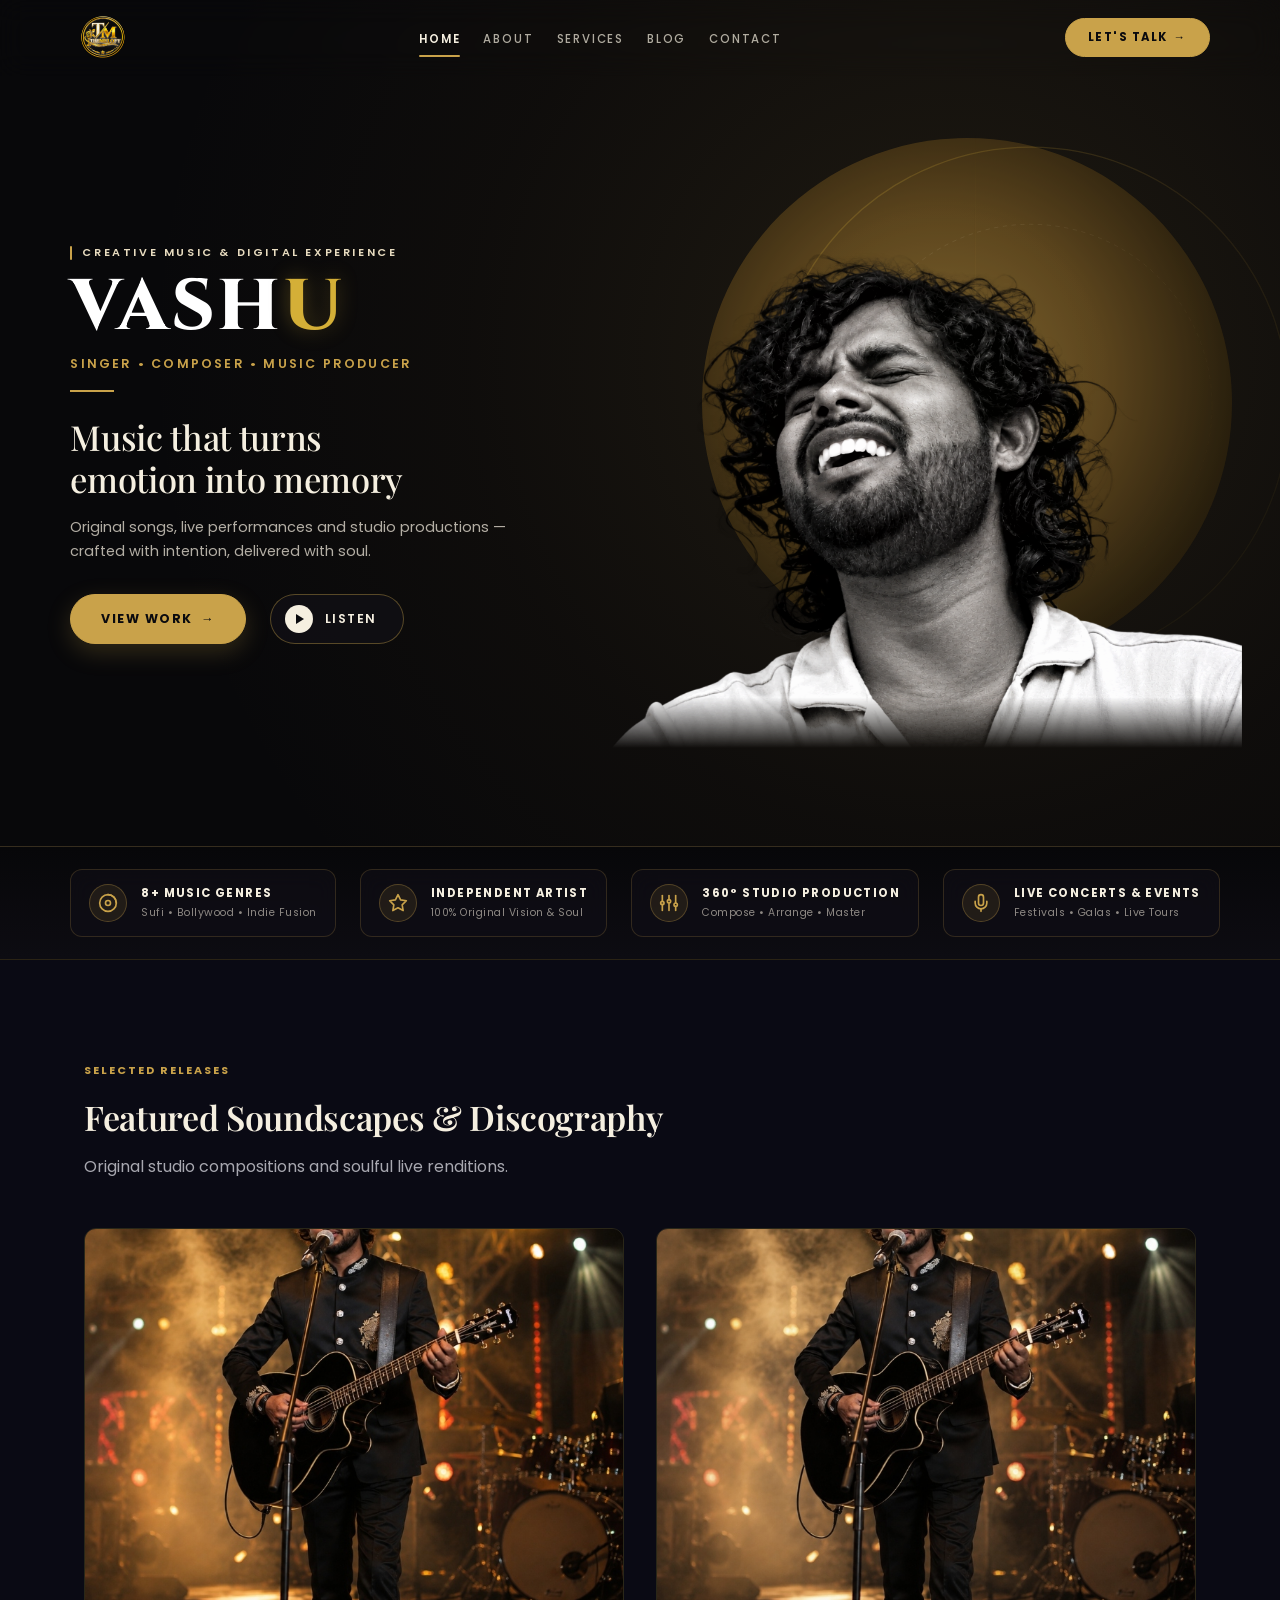
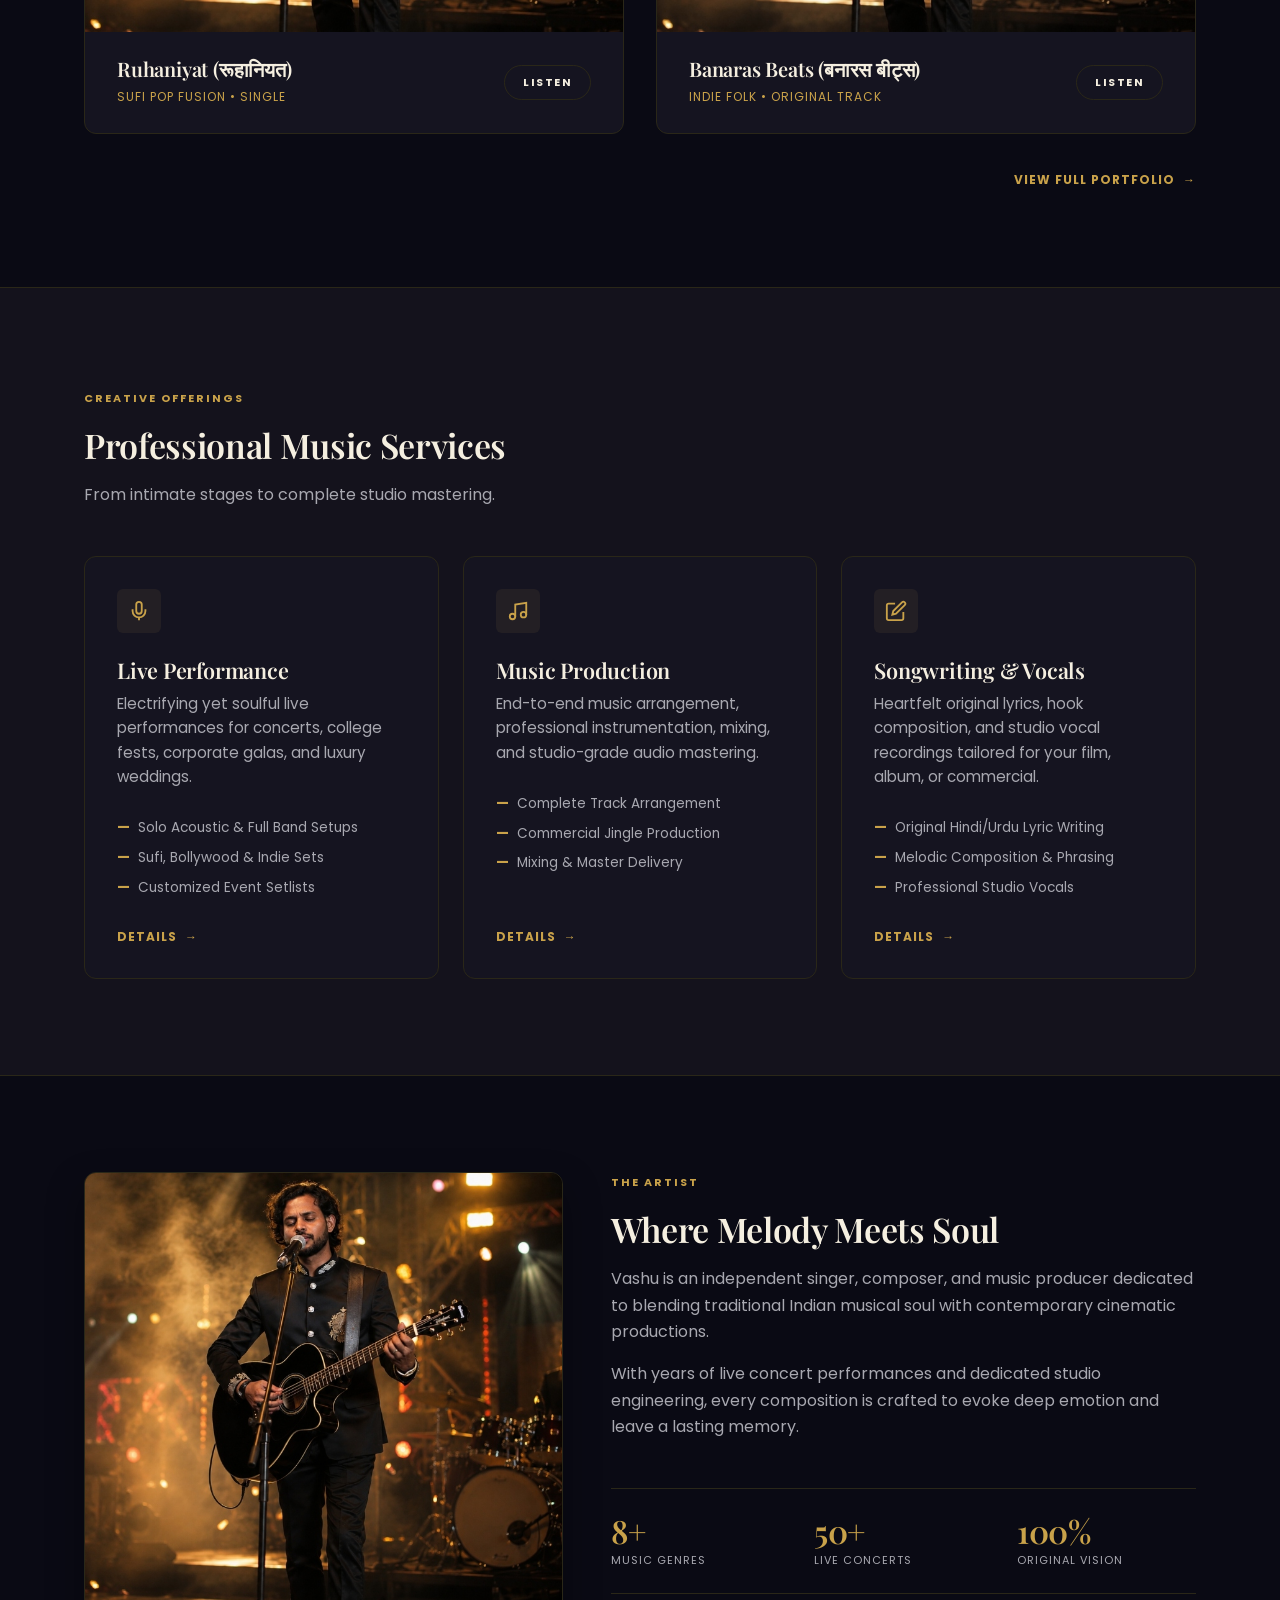
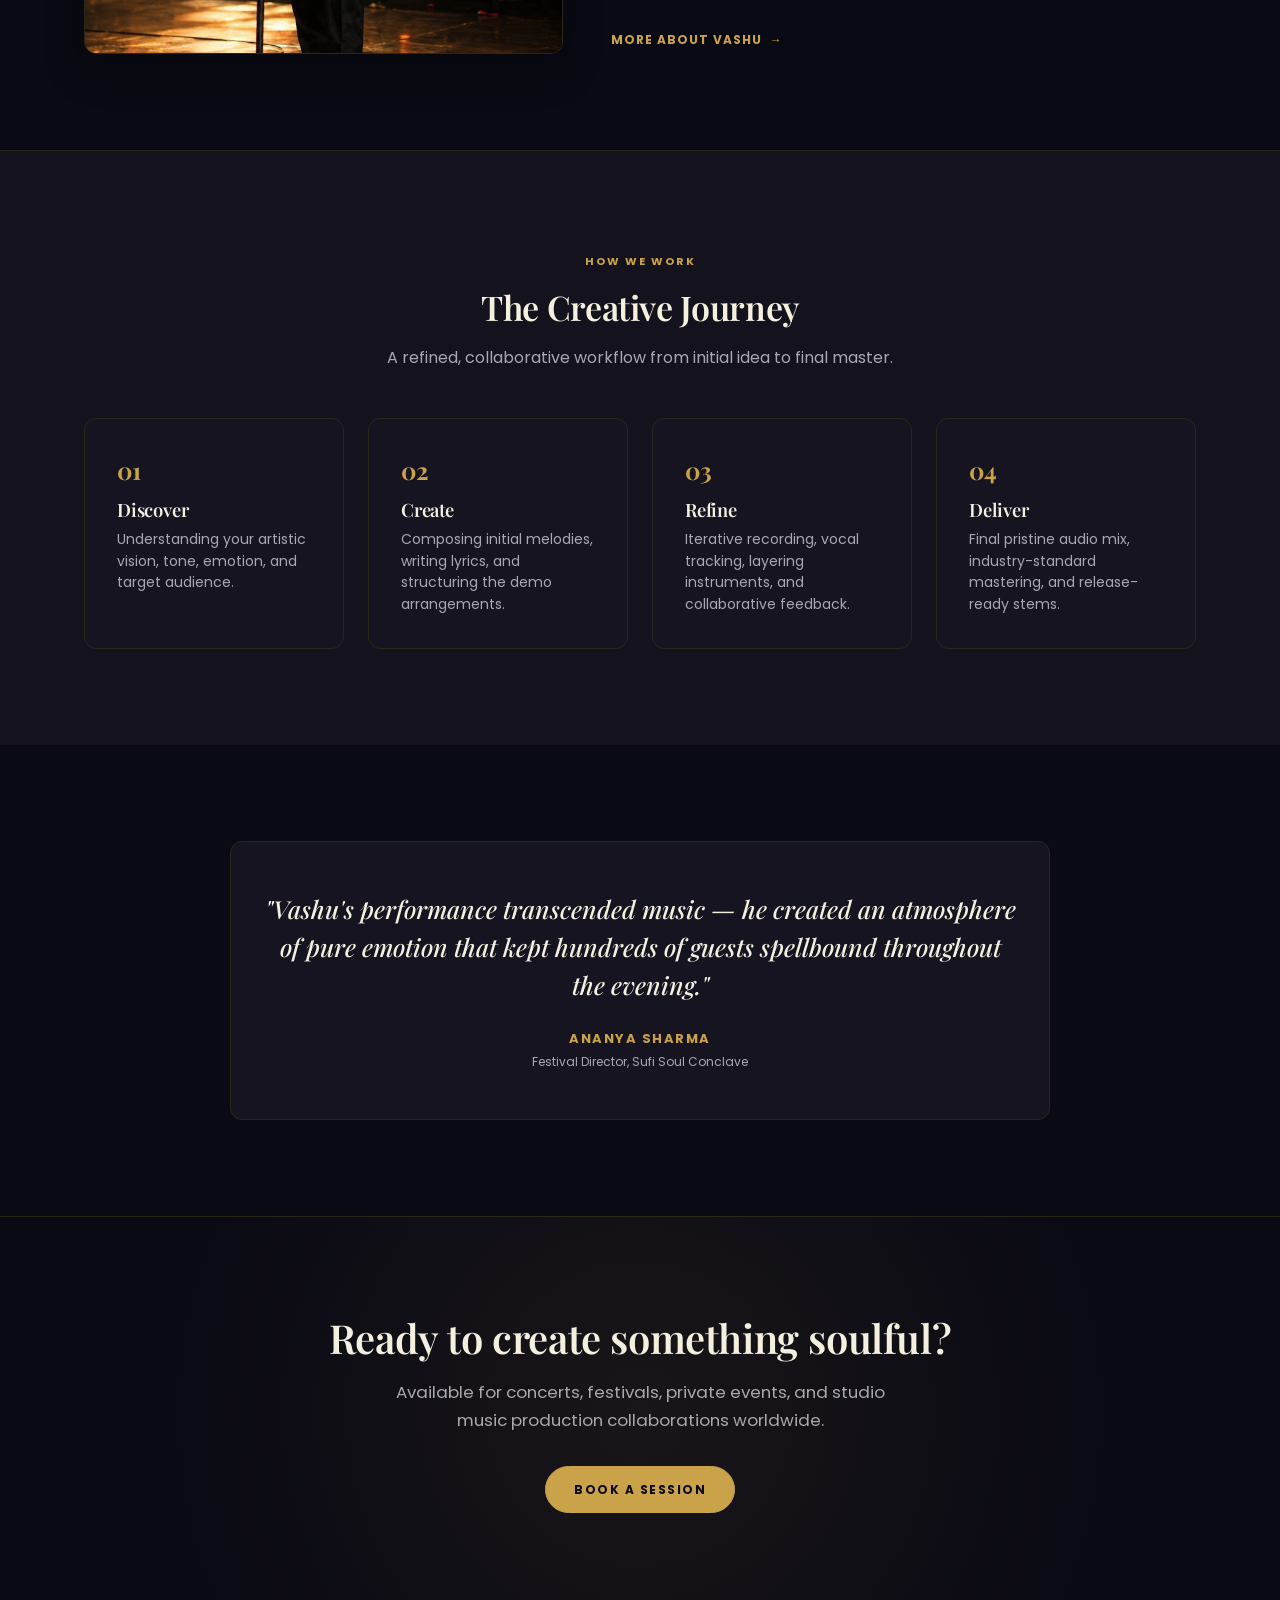
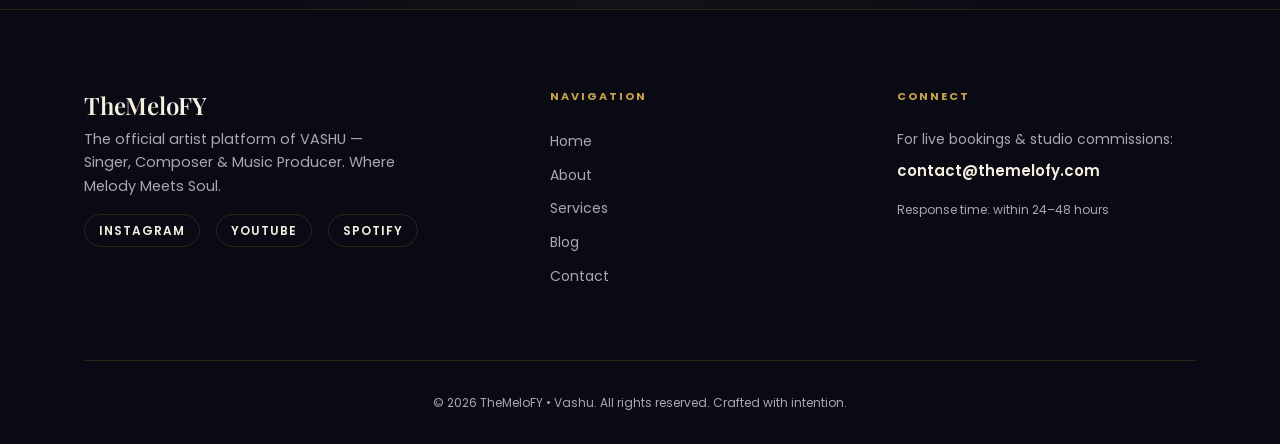
<file: index.html>
<!DOCTYPE html>
<html lang="en">
<head>
  <meta charset="UTF-8">
  <meta name="viewport" content="width=device-width, initial-scale=1.0">
  <title>TheMeloFY — VASHU | Singer • Composer • Music Producer</title>
  <meta name="description" content="TheMeloFY — The official artist brand of VASHU. Singer, Composer, Music Producer & Songwriter. Where Melody Meets Soul. Original songs, live concerts, and studio productions.">
  
  <!-- Google Fonts: Cinzel + Playfair Display + Poppins -->
  <link rel="preconnect" href="https://fonts.googleapis.com">
  <link rel="preconnect" href="https://fonts.gstatic.com" crossorigin>
  <link href="https://fonts.googleapis.com/css2?family=Cinzel:wght@600;700;800;900&family=Playfair+Display:ital,wght@0,400;0,500;0,600;0,700;1,400;1,500&family=Poppins:wght@300;400;500;600;700&display=swap" rel="stylesheet">
  
  <!-- Stylesheet -->
  
  <link rel="canonical" href="https://themelofy.com/">
  <link rel="icon" type="image/png" href="themelofy-logo-transparent.png">
  
  <!-- Open Graph / Facebook -->
  <meta property="og:type" content="website">
  <meta property="og:url" content="https://themelofy.com/">
  <meta property="og:title" content="TheMeloFY — VASHU | Singer • Composer • Music Producer">
  <meta property="og:description" content="The official artist brand of VASHU. Where Melody Meets Soul. Original songs, live concerts, and studio productions.">
  <meta property="og:image" content="https://themelofy.com/vashu-profile.jpg">

  <!-- Twitter -->
  <meta name="twitter:card" content="summary_large_image">
  <meta name="twitter:url" content="https://themelofy.com/">
  <meta name="twitter:title" content="TheMeloFY — VASHU | Singer • Composer • Music Producer">
  <meta name="twitter:description" content="The official artist brand of VASHU. Where Melody Meets Soul. Original songs, live concerts, and studio productions.">
  <meta name="twitter:image" content="https://themelofy.com/vashu-profile.jpg">
  
  <link rel="stylesheet" href="style.css">
</head>
<body class="home-page">

  <!-- ================= HEADER / NAVBAR ================= -->
  <header id="siteHeader">
    <nav class="wrap header-nav-wrap">
      <a href="index.html" class="logo-brand" aria-label="TheMeloFY Home">
        <img src="themelofy-logo-transparent.png" alt="TheMeloFY Logo" class="logo-img">
      </a>

      <!-- Desktop Nav -->
      <ul class="nav-links">
        <li><a href="index.html" class="active">HOME</a></li>
        <li><a href="about.html">ABOUT</a></li>
        <li><a href="services.html">SERVICES</a></li>
        <li><a href="blog.html">BLOG</a></li>
        <li><a href="contact.html">CONTACT</a></li>
      </ul>

      <!-- Header CTA -->
      <div class="header-cta">
        <a href="contact.html" class="btn btn-header-talk">LET'S TALK <span class="cta-arrow">&rarr;</span></a>
      </div>

      <!-- Mobile Burger -->
      <div class="burger" id="burger" aria-label="Toggle Navigation Menu">
        <span></span>
        <span></span>
        <span></span>
      </div>
    </nav>
  </header>

  <!-- Mobile Drawer -->
  <div class="mobile-drawer-overlay" id="drawerOverlay"></div>
  <div class="mobile-nav-drawer" id="mobileDrawer">
    <div>
      <div style="display: flex; justify-content: space-between; align-items: center; margin-bottom: 2rem;">
        <img src="themelofy-logo-transparent.png" alt="TheMeloFY" style="height: 36px;">
        <button id="drawerClose" style="font-size: 1.6rem; color: var(--cream);">&times;</button>
      </div>
      <ul class="drawer-nav-list">
        <li><a href="index.html" class="active">Home</a></li>
        <li><a href="about.html">About</a></li>
        <li><a href="services.html">Services</a></li>
        <li><a href="blog.html">Blog</a></li>
        <li><a href="contact.html">Contact</a></li>
      </ul>
    </div>
    <div style="margin-top: 2rem;">
      <a href="contact.html" class="btn btn-gold" style="width: 100%;">LET'S TALK &rarr;</a>
    </div>
  </div>

  <main>
    <!-- ================= HERO SECTION (EDITORIAL CINEMATIC) ================= -->
    <section class="hero" id="home">
      <!-- Ambient Background Atmosphere -->
      <div class="hero-ambient-glow" aria-hidden="true"></div>

      <div class="wrap hero-wrap">
        <div class="hero-grid">
          
          <!-- Left Column: Editorial Hierarchy -->
          <div class="hero-content">
            <div class="hero-kicker-badge">
              <span class="kicker-gold-bar" aria-hidden="true"></span>
              <span class="hero-kicker-text">CREATIVE MUSIC &amp; DIGITAL EXPERIENCE</span>
            </div>
            
            <h1 class="hero-name">
              <span class="vashu-base">VASH</span><span class="vashu-accent">U</span>
            </h1>
            
            <div class="hero-role">SINGER &bull; COMPOSER &bull; MUSIC PRODUCER</div>
            
            <div class="hero-gold-separator" aria-hidden="true"></div>
            
            <h2 class="hero-headline">Music that turns<br>emotion into memory</h2>
            
            <p class="hero-desc">
              Original songs, live performances and studio productions &mdash; crafted with intention, delivered with soul.
            </p>

            <div class="hero-ctas">
              <a href="portfolio.html" class="btn btn-hero-gold">VIEW WORK <span class="arrow">&rarr;</span></a>
              <a href="music.html" class="btn btn-hero-listen">
                <span class="listen-icon-circle">
                  <svg width="10" height="12" viewBox="0 0 10 12" fill="currentColor">
                    <polygon points="1,1 9,6 1,11"/>
                  </svg>
                </span>
                <span>LISTEN</span>
              </a>
            </div>
          </div>

          <!-- Right Column: Editorial Portrait with Custom Gold Geometric Artwork -->
          <div class="hero-portrait-stage">
            <!-- Background Gold Geometric Disc & Subtle Orbital Lines -->
            <div class="hero-gold-artwork" aria-hidden="true">
              <div class="gold-sun-disc"></div>
              <svg class="gold-orbital-lines" viewBox="0 0 600 600" fill="none" xmlns="http://www.w3.org/2000/svg">
                <!-- Large outer orbital arc -->
                <circle cx="340" cy="280" r="235" stroke="url(#heroGoldGrad1)" stroke-width="1.2" stroke-opacity="0.45"/>
                <!-- Inner orbital accent -->
                <circle cx="340" cy="280" r="165" stroke="url(#heroGoldGrad2)" stroke-width="0.8" stroke-opacity="0.3" stroke-dasharray="4 4"/>
                <!-- Thin vertical tangent axis line -->
                <line x1="290" y1="20" x2="290" y2="580" stroke="url(#heroGoldGrad3)" stroke-width="0.75" stroke-opacity="0.25"/>
                
                <defs>
                  <linearGradient id="heroGoldGrad1" x1="110" y1="50" x2="570" y2="510" gradientUnits="userSpaceOnUse">
                    <stop offset="0%" stop-color="#D4AF37" stop-opacity="0.8"/>
                    <stop offset="50%" stop-color="#8E6E2E" stop-opacity="0.4"/>
                    <stop offset="100%" stop-color="#D4AF37" stop-opacity="0.05"/>
                  </linearGradient>
                  <linearGradient id="heroGoldGrad2" x1="180" y1="120" x2="500" y2="440" gradientUnits="userSpaceOnUse">
                    <stop offset="0%" stop-color="#E8DCC0" stop-opacity="0.6"/>
                    <stop offset="100%" stop-color="#6B5020" stop-opacity="0.1"/>
                  </linearGradient>
                  <linearGradient id="heroGoldGrad3" x1="290" y1="20" x2="290" y2="580" gradientUnits="userSpaceOnUse">
                    <stop offset="0%" stop-color="#C9A24A" stop-opacity="0"/>
                    <stop offset="30%" stop-color="#C9A24A" stop-opacity="0.4"/>
                    <stop offset="70%" stop-color="#C9A24A" stop-opacity="0.25"/>
                    <stop offset="100%" stop-color="#C9A24A" stop-opacity="0"/>
                  </linearGradient>
                </defs>
              </svg>
            </div>

            <!-- Original Transparent Black & White Vashu Portrait Cutout -->
            <div class="portrait-photo-wrapper">
              <img src="vashu-hero-cutout.png" alt="Vashu — Singer, Composer & Music Producer" class="hero-vashu-img" loading="eager">
            </div>
          </div>

        </div>
      </div>
    </section>

    <!-- ================= BOTTOM LUXURY CREDENTIAL STRIP ================= -->
    <section class="trust-strip" id="trustStrip">
      <div class="wrap trust-wrap">
        <div class="trust-cards-grid">
          
          <!-- Card 1: Music Genres -->
          <div class="trust-card">
            <div class="trust-card-icon">
              <svg width="20" height="20" viewBox="0 0 24 24" fill="none" stroke="currentColor" stroke-width="2" stroke-linecap="round" stroke-linejoin="round">
                <circle cx="12" cy="12" r="10"></circle>
                <circle cx="12" cy="12" r="3"></circle>
                <path d="M12 2a10 10 0 0 1 10 10"></path>
              </svg>
            </div>
            <div class="trust-card-info">
              <div class="trust-card-title">8+ MUSIC GENRES</div>
              <div class="trust-card-sub">Sufi • Bollywood • Indie Fusion</div>
            </div>
          </div>

          <!-- Card 2: Independent Artist -->
          <div class="trust-card">
            <div class="trust-card-icon">
              <svg width="20" height="20" viewBox="0 0 24 24" fill="none" stroke="currentColor" stroke-width="2" stroke-linecap="round" stroke-linejoin="round">
                <polygon points="12 2 15.09 8.26 22 9.27 17 14.14 18.18 21.02 12 17.77 5.82 21.02 7 14.14 2 9.27 8.91 8.26 12 2"></polygon>
              </svg>
            </div>
            <div class="trust-card-info">
              <div class="trust-card-title">INDEPENDENT ARTIST</div>
              <div class="trust-card-sub">100% Original Vision &amp; Soul</div>
            </div>
          </div>

          <!-- Card 3: 360 Studio Production -->
          <div class="trust-card">
            <div class="trust-card-icon">
              <svg width="20" height="20" viewBox="0 0 24 24" fill="none" stroke="currentColor" stroke-width="2" stroke-linecap="round" stroke-linejoin="round">
                <line x1="4" y1="21" x2="4" y2="14"></line>
                <line x1="4" y1="10" x2="4" y2="3"></line>
                <line x1="12" y1="21" x2="12" y2="12"></line>
                <line x1="12" y1="8" x2="12" y2="3"></line>
                <line x1="20" y1="21" x2="20" y2="16"></line>
                <line x1="20" y1="12" x2="20" y2="3"></line>
                <circle cx="4" cy="12" r="2"></circle>
                <circle cx="12" cy="10" r="2"></circle>
                <circle cx="20" cy="14" r="2"></circle>
              </svg>
            </div>
            <div class="trust-card-info">
              <div class="trust-card-title">360° STUDIO PRODUCTION</div>
              <div class="trust-card-sub">Compose • Arrange • Master</div>
            </div>
          </div>

          <!-- Card 4: Live Concerts -->
          <div class="trust-card">
            <div class="trust-card-icon">
              <svg width="20" height="20" viewBox="0 0 24 24" fill="none" stroke="currentColor" stroke-width="2" stroke-linecap="round" stroke-linejoin="round">
                <path d="M12 2a3 3 0 0 0-3 3v7a3 3 0 0 0 6 0V5a3 3 0 0 0-3-3Z"></path>
                <path d="M19 10v2a7 7 0 0 1-14 0v-2"></path>
                <line x1="12" y1="19" x2="12" y2="22"></line>
              </svg>
            </div>
            <div class="trust-card-info">
              <div class="trust-card-title">LIVE CONCERTS &amp; EVENTS</div>
              <div class="trust-card-sub">Festivals • Galas • Live Tours</div>
            </div>
          </div>

        </div>
      </div>
    </section>

    <!-- ================= SELECTED WORK ================= -->
    <section class="section" id="work">
      <div class="wrap">
        <div class="section-header">
          <span class="eyebrow">Selected Releases</span>
          <h2 class="section-title">Featured Soundscapes & Discography</h2>
          <p class="section-sub">Original studio compositions and soulful live renditions.</p>
        </div>

        <div class="portfolio-grid-2col">
          <!-- Item 1 -->
          <div class="work-card">
            <div class="work-card-img-wrap">
              <img src="vashu-profile.jpg" alt="Ruhaniyat — Single" class="work-card-img">
            </div>
            <div class="work-card-body">
              <div>
                <h3 class="work-card-title">Ruhaniyat (रूहानियत)</h3>
                <span class="work-card-category">Sufi Pop Fusion &bull; Single</span>
              </div>
              <a href="music.html" class="btn btn-outline btn-sm">Listen</a>
            </div>
          </div>

          <!-- Item 2 -->
          <div class="work-card">
            <div class="work-card-img-wrap">
              <img src="vashu-profile.jpg" alt="Banaras Beats — Original Composition" class="work-card-img" style="filter: grayscale(20%);">
            </div>
            <div class="work-card-body">
              <div>
                <h3 class="work-card-title">Banaras Beats (बनारस बीट्स)</h3>
                <span class="work-card-category">Indie Folk &bull; Original Track</span>
              </div>
              <a href="music.html" class="btn btn-outline btn-sm">Listen</a>
            </div>
          </div>
        </div>

        <div style="text-align: right; margin-top: 1rem;">
          <a href="portfolio.html" class="text-link-arrow">
            View Full Portfolio <span class="arrow">&rarr;</span>
          </a>
        </div>
      </div>
    </section>

    <!-- ================= SERVICES ================= -->
    <section class="section" id="services" style="background-color: var(--bg-surface); border-top: 1px solid var(--gold-border-dark); border-bottom: 1px solid var(--gold-border-dark);">
      <div class="wrap">
        <div class="section-header">
          <span class="eyebrow">Creative Offerings</span>
          <h2 class="section-title">Professional Music Services</h2>
          <p class="section-sub">From intimate stages to complete studio mastering.</p>
        </div>

        <div class="services-grid-3col">
          <!-- Service 1 -->
          <div class="service-card">
            <div>
              <div class="service-icon-wrap">
                <svg width="22" height="22" viewBox="0 0 24 24" fill="none" stroke="currentColor" stroke-width="2"><path d="M12 2a3 3 0 0 0-3 3v7a3 3 0 0 0 6 0V5a3 3 0 0 0-3-3Z"></path><path d="M19 10v2a7 7 0 0 1-14 0v-2"></path><line x1="12" y1="19" x2="12" y2="22"></line></svg>
              </div>
              <h3 class="service-title">Live Performance</h3>
              <p class="service-desc">Electrifying yet soulful live performances for concerts, college fests, corporate galas, and luxury weddings.</p>
              <ul class="service-bullets">
                <li>Solo Acoustic & Full Band Setups</li>
                <li>Sufi, Bollywood & Indie Sets</li>
                <li>Customized Event Setlists</li>
              </ul>
            </div>
            <a href="services.html" class="text-link-arrow">Details <span class="arrow">&rarr;</span></a>
          </div>

          <!-- Service 2 -->
          <div class="service-card">
            <div>
              <div class="service-icon-wrap">
                <svg width="22" height="22" viewBox="0 0 24 24" fill="none" stroke="currentColor" stroke-width="2"><path d="M9 18V5l12-2v13"></path><circle cx="6" cy="18" r="3"></circle><circle cx="18" cy="16" r="3"></circle></svg>
              </div>
              <h3 class="service-title">Music Production</h3>
              <p class="service-desc">End-to-end music arrangement, professional instrumentation, mixing, and studio-grade audio mastering.</p>
              <ul class="service-bullets">
                <li>Complete Track Arrangement</li>
                <li>Commercial Jingle Production</li>
                <li>Mixing & Master Delivery</li>
              </ul>
            </div>
            <a href="services.html" class="text-link-arrow">Details <span class="arrow">&rarr;</span></a>
          </div>

          <!-- Service 3 -->
          <div class="service-card">
            <div>
              <div class="service-icon-wrap">
                <svg width="22" height="22" viewBox="0 0 24 24" fill="none" stroke="currentColor" stroke-width="2"><path d="M11 4H4a2 2 0 0 0-2 2v14a2 2 0 0 0 2 2h14a2 2 0 0 0 2-2v-7"></path><path d="M18.5 2.5a2.121 2.121 0 0 1 3 3L12 15l-4 1 1-4 9.5-9.5z"></path></svg>
              </div>
              <h3 class="service-title">Songwriting & Vocals</h3>
              <p class="service-desc">Heartfelt original lyrics, hook composition, and studio vocal recordings tailored for your film, album, or commercial.</p>
              <ul class="service-bullets">
                <li>Original Hindi/Urdu Lyric Writing</li>
                <li>Melodic Composition & Phrasing</li>
                <li>Professional Studio Vocals</li>
              </ul>
            </div>
            <a href="services.html" class="text-link-arrow">Details <span class="arrow">&rarr;</span></a>
          </div>
        </div>
      </div>
    </section>

    <!-- ================= ABOUT / CREATOR ================= -->
    <section class="section" id="about">
      <div class="wrap">
        <div class="about-split-grid">
          
          <div class="about-portrait-card">
            <img src="vashu-profile.jpg" alt="Vashu Singer Composer" class="about-portrait-img">
          </div>

          <div class="about-story-content">
            <span class="eyebrow">The Artist</span>
            <h2 class="section-title">Where Melody Meets Soul</h2>
            <p style="margin-bottom: 1rem;">
              Vashu is an independent singer, composer, and music producer dedicated to blending traditional Indian musical soul with contemporary cinematic productions.
            </p>
            <p style="margin-bottom: 1rem; color: var(--body-on-dark);">
              With years of live concert performances and dedicated studio engineering, every composition is crafted to evoke deep emotion and leave a lasting memory.
            </p>

            <div class="stats-row-3">
              <div class="stat-item">
                <h4>8+</h4>
                <p>Music Genres</p>
              </div>
              <div class="stat-item">
                <h4>50+</h4>
                <p>Live Concerts</p>
              </div>
              <div class="stat-item">
                <h4>100%</h4>
                <p>Original Vision</p>
              </div>
            </div>

            <div>
              <a href="about.html" class="text-link-arrow">
                More About Vashu <span class="arrow">&rarr;</span>
              </a>
            </div>
          </div>

        </div>
      </div>
    </section>

    <!-- ================= PROCESS ================= -->
    <section class="section" style="background-color: var(--bg-surface); border-top: 1px solid var(--gold-border-dark);">
      <div class="wrap">
        <div class="section-header text-center">
          <span class="eyebrow">How We Work</span>
          <h2 class="section-title">The Creative Journey</h2>
          <p class="section-sub">A refined, collaborative workflow from initial idea to final master.</p>
        </div>

        <div class="process-grid-4col">
          <div class="process-step-card">
            <div class="process-num">01</div>
            <h3 class="process-step-title">Discover</h3>
            <p class="process-step-desc">Understanding your artistic vision, tone, emotion, and target audience.</p>
          </div>

          <div class="process-step-card">
            <div class="process-num">02</div>
            <h3 class="process-step-title">Create</h3>
            <p class="process-step-desc">Composing initial melodies, writing lyrics, and structuring the demo arrangements.</p>
          </div>

          <div class="process-step-card">
            <div class="process-num">03</div>
            <h3 class="process-step-title">Refine</h3>
            <p class="process-step-desc">Iterative recording, vocal tracking, layering instruments, and collaborative feedback.</p>
          </div>

          <div class="process-step-card">
            <div class="process-num">04</div>
            <h3 class="process-step-title">Deliver</h3>
            <p class="process-step-desc">Final pristine audio mix, industry-standard mastering, and release-ready stems.</p>
          </div>
        </div>
      </div>
    </section>

    <!-- ================= FEATURED TESTIMONIAL ================= -->
    <section class="section">
      <div class="wrap">
        <div class="testimonial-featured-box">
          <p class="quote-serif">
            "Vashu's performance transcended music — he created an atmosphere of pure emotion that kept hundreds of guests spellbound throughout the evening."
          </p>
          <div class="quote-author">Ananya Sharma</div>
          <div class="quote-context">Festival Director, Sufi Soul Conclave</div>
        </div>
      </div>
    </section>

    <!-- ================= FINAL CALL TO ACTION ================= -->
    <section class="final-cta-section">
      <div class="wrap text-center">
        <h2 class="final-cta-title">Ready to create something soulful?</h2>
        <p class="final-cta-desc">
          Available for concerts, festivals, private events, and studio music production collaborations worldwide.
        </p>
        <a href="contact.html" class="btn btn-gold">Book a Session</a>
      </div>
    </section>
  </main>

  <!-- ================= FOOTER (3 COLUMNS PER SPEC) ================= -->
  <footer class="footer">
    <div class="wrap">
      <div class="footer-grid-3col">
        
        <!-- Col 1: Brand -->
        <div>
          <h3 class="footer-brand-title">TheMeloFY</h3>
          <p class="footer-tagline">
            The official artist platform of VASHU — Singer, Composer & Music Producer. Where Melody Meets Soul.
          </p>
          <div class="footer-social-links">
            <a href="https://instagram.com" class="social-pill" target="_blank" rel="noopener">Instagram</a>
            <a href="https://youtube.com" class="social-pill" target="_blank" rel="noopener">YouTube</a>
            <a href="https://spotify.com" class="social-pill" target="_blank" rel="noopener">Spotify</a>
          </div>
        </div>

        <!-- Col 2: Navigation -->
        <div>
          <h4 class="footer-heading">Navigation</h4>
          <ul class="footer-nav-list">
            <li><a href="index.html">Home</a></li>
            <li><a href="about.html">About</a></li>
            <li><a href="services.html">Services</a></li>
            <li><a href="blog.html">Blog</a></li>
            <li><a href="contact.html">Contact</a></li>
          </ul>
        </div>

        <!-- Col 3: Connect -->
        <div>
          <h4 class="footer-heading">Connect</h4>
          <p style="font-size: 14px; color: var(--body-on-dark); margin-bottom: 0.5rem;">For live bookings & studio commissions:</p>
          <p style="font-size: 15px; color: var(--cream); font-weight: 600; margin-bottom: 1rem;">contact@themelofy.com</p>
          <p style="font-size: 12px; color: var(--body-on-dark);">Response time: within 24–48 hours</p>
        </div>

      </div>

      <!-- Footer Bottom -->
      <div class="footer-copyright-line">
        &copy; 2026 TheMeloFY &bull; Vashu. All rights reserved. Crafted with intention.
      </div>
    </div>
  </footer>

  <!-- Basic Script for Header Scroll and Mobile Drawer -->
  <script>
    const header = document.getElementById('siteHeader');
    window.addEventListener('scroll', () => {
      if (window.scrollY > 20) {
        header.classList.add('scrolled');
      } else {
        header.classList.remove('scrolled');
      }
    });

    const burger = document.getElementById('burger');
    const drawer = document.getElementById('mobileDrawer');
    const overlay = document.getElementById('drawerOverlay');
    const drawerClose = document.getElementById('drawerClose');

    function openMenu() {
      drawer.classList.add('active');
      overlay.classList.add('active');
      document.body.style.overflow = 'hidden';
    }

    function closeMenu() {
      drawer.classList.remove('active');
      overlay.classList.remove('active');
      document.body.style.overflow = '';
    }

    if (burger) burger.addEventListener('click', openMenu);
    if (drawerClose) drawerClose.addEventListener('click', closeMenu);
    if (overlay) overlay.addEventListener('click', closeMenu);

    // Subtle Luxury Mouse Parallax on Hero Section (Desktop only)
    const heroSection = document.getElementById('home');
    const artworkWrap = document.querySelector('.hero-gold-artwork');
    const portraitWrap = document.querySelector('.portrait-photo-wrapper');

    if (heroSection && window.matchMedia('(min-width: 1025px)').matches) {
      let mouseX = 0, mouseY = 0;
      let targetX = 0, targetY = 0;

      heroSection.addEventListener('mousemove', (e) => {
        const rect = heroSection.getBoundingClientRect();
        const x = (e.clientX - rect.left) / rect.width - 0.5;
        const y = (e.clientY - rect.top) / rect.height - 0.5;
        targetX = x * 20;
        targetY = y * 18;
      });

      heroSection.addEventListener('mouseleave', () => {
        targetX = 0;
        targetY = 0;
      });

      function animateParallax() {
        mouseX += (targetX - mouseX) * 0.06;
        mouseY += (targetY - mouseY) * 0.06;

        if (artworkWrap) {
          artworkWrap.style.transform = `translate3d(${-mouseX * 0.4}px, ${-mouseY * 0.4}px, 0)`;
        }
        if (portraitWrap) {
          portraitWrap.style.transform = `scale(1.15) translate3d(${mouseX * 0.25}px, ${mouseY * 0.2}px, 0)`;
        }

        requestAnimationFrame(animateParallax);
      }
      animateParallax();
    }
  </script>
</body>
</html>
</file>
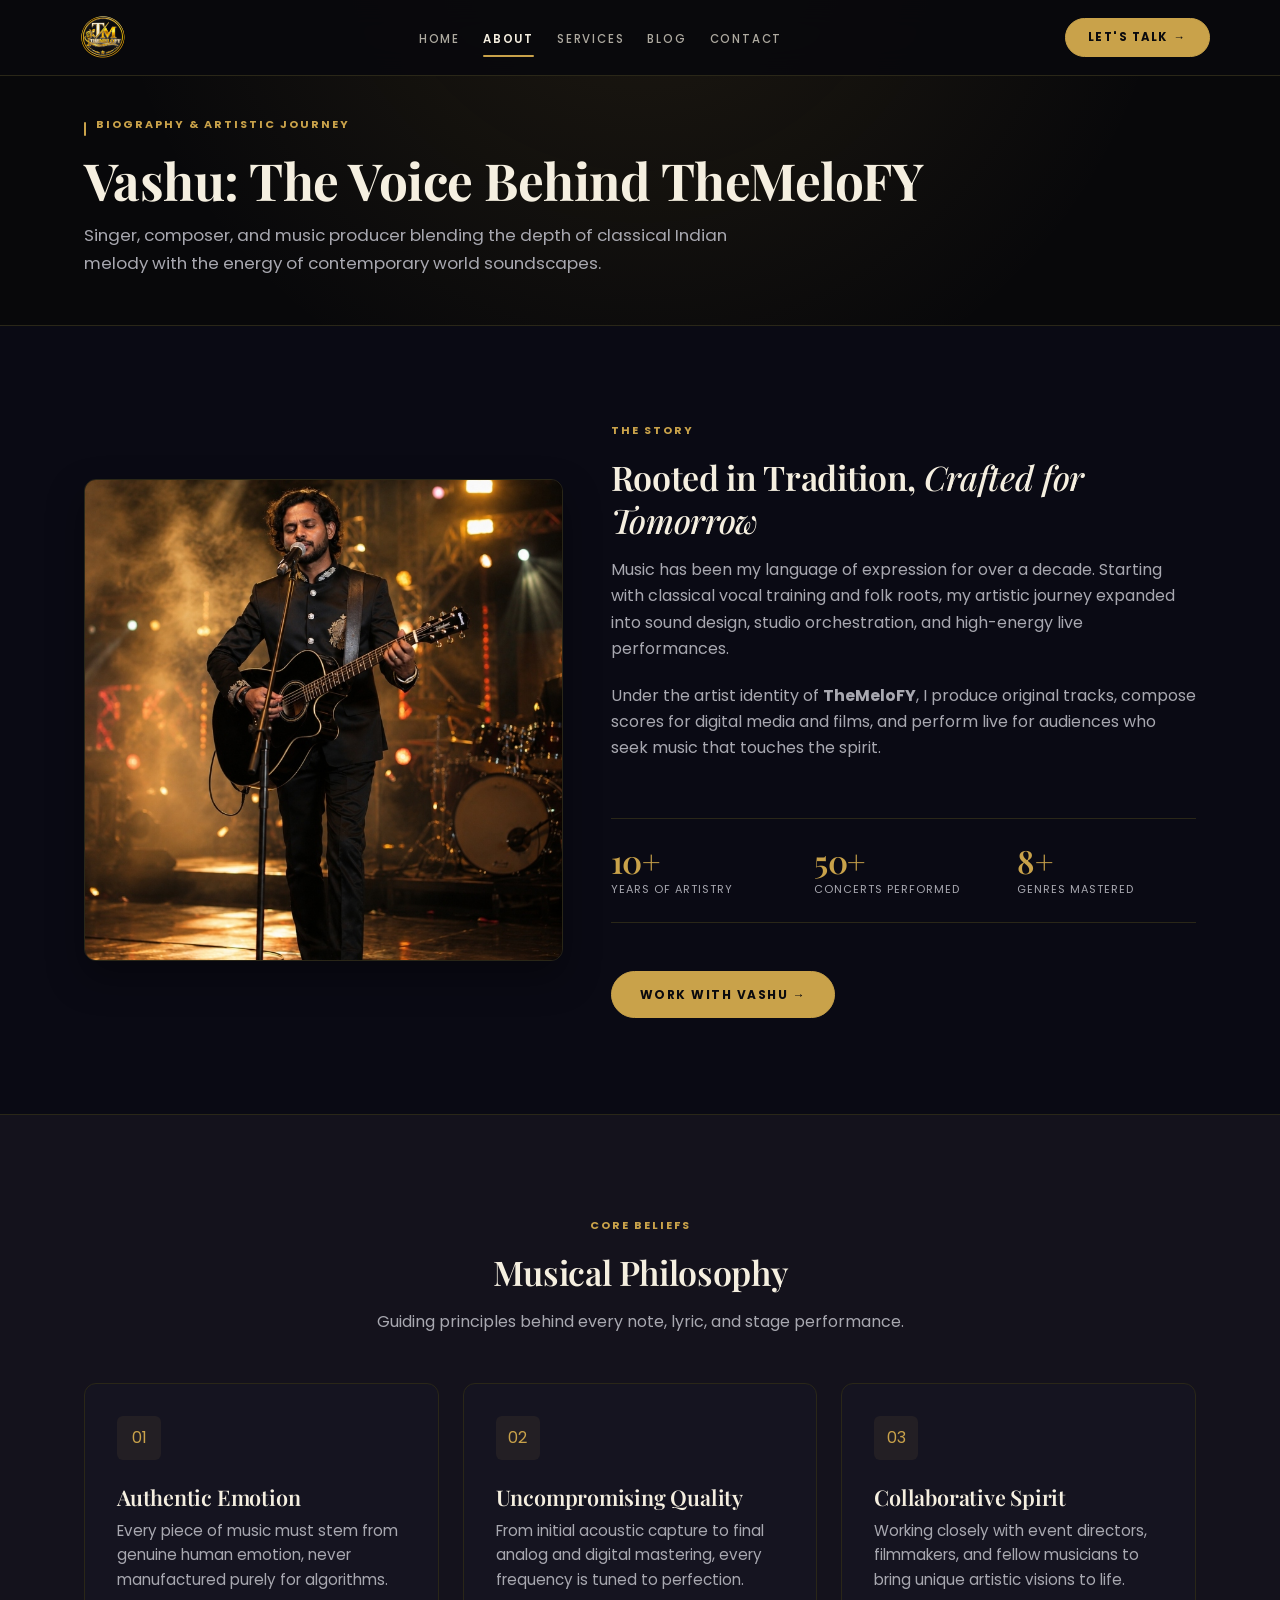
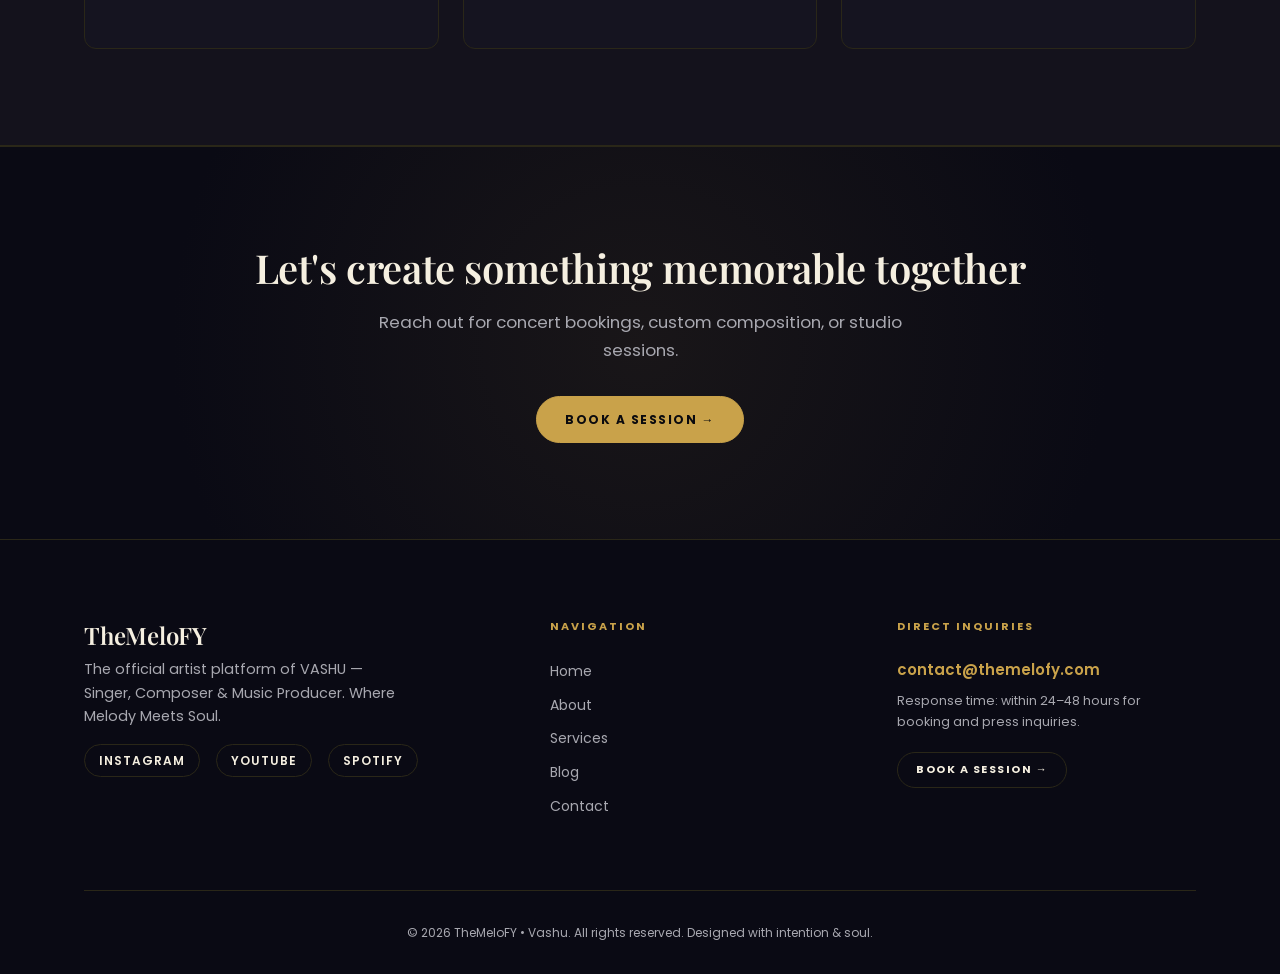
<file: about.html>
<!DOCTYPE html>
<html lang="en">
<head>
  <meta charset="UTF-8">
  <meta name="viewport" content="width=device-width, initial-scale=1.0">
  <title>About Vashu — Singer • Composer • Music Producer | TheMeloFY</title>
  <meta name="description" content="Discover the story, musical philosophy, and creative journey of Vashu — an independent singer, composer, and music producer based in India.">
  
  <!-- Google Fonts: Cinzel + Playfair Display + Poppins -->
  <link rel="preconnect" href="https://fonts.googleapis.com">
  <link rel="preconnect" href="https://fonts.gstatic.com" crossorigin>
  <link href="https://fonts.googleapis.com/css2?family=Cinzel:wght@600;700;800;900&family=Playfair+Display:ital,wght@0,400;0,500;0,600;0,700;1,400;1,500&family=Poppins:wght@300;400;500;600;700&display=swap" rel="stylesheet">
  
  
  <link rel="canonical" href="https://themelofy.com/about.html">
  <link rel="icon" type="image/png" href="themelofy-logo-transparent.png">
  
  <!-- Open Graph / Facebook -->
  <meta property="og:type" content="website">
  <meta property="og:url" content="https://themelofy.com/about.html">
  <meta property="og:title" content="About Vashu — Singer • Composer • Music Producer | TheMeloFY">
  <meta property="og:description" content="Discover the story, musical philosophy, and creative journey of Vashu — an independent singer, composer, and music producer based in India.">
  <meta property="og:image" content="https://themelofy.com/vashu-profile.jpg">

  <!-- Twitter -->
  <meta name="twitter:card" content="summary_large_image">
  <meta name="twitter:url" content="https://themelofy.com/about.html">
  <meta name="twitter:title" content="About Vashu — Singer • Composer • Music Producer | TheMeloFY">
  <meta name="twitter:description" content="Discover the story, musical philosophy, and creative journey of Vashu — an independent singer, composer, and music producer based in India.">
  <meta name="twitter:image" content="https://themelofy.com/vashu-profile.jpg">
  
  <link rel="stylesheet" href="style.css">
</head>
<body>

  <!-- ================= HEADER / NAVBAR ================= -->
  <header id="siteHeader">
    <nav class="wrap header-nav-wrap">
      <a href="index.html" class="logo-brand" aria-label="TheMeloFY Home">
        <img src="themelofy-logo-transparent.png" alt="TheMeloFY Logo" class="logo-img">
      </a>

      <!-- Desktop Nav -->
      <ul class="nav-links">
        <li><a href="index.html">HOME</a></li>
        <li><a href="about.html" class="active">ABOUT</a></li>
        <li><a href="services.html">SERVICES</a></li>
        <li><a href="blog.html">BLOG</a></li>
        <li><a href="contact.html">CONTACT</a></li>
      </ul>

      <!-- Header CTA -->
      <div class="header-cta">
        <a href="contact.html" class="btn btn-header-talk">LET'S TALK <span class="cta-arrow">&rarr;</span></a>
      </div>

      <!-- Mobile Burger -->
      <div class="burger" id="burger" aria-label="Toggle Navigation Menu">
        <span></span>
        <span></span>
        <span></span>
      </div>
    </nav>
  </header>

  <!-- Mobile Drawer -->
  <div class="mobile-drawer-overlay" id="drawerOverlay"></div>
  <div class="mobile-nav-drawer" id="mobileDrawer">
    <div>
      <div style="display: flex; justify-content: space-between; align-items: center; margin-bottom: 2rem;">
        <img src="themelofy-logo-transparent.png" alt="TheMeloFY" style="height: 36px;">
        <button id="drawerClose" style="font-size: 1.6rem; color: var(--cream);">&times;</button>
      </div>
      <ul class="drawer-nav-list">
        <li><a href="index.html">Home</a></li>
        <li><a href="about.html" class="active">About</a></li>
        <li><a href="services.html">Services</a></li>
        <li><a href="blog.html">Blog</a></li>
        <li><a href="contact.html">Contact</a></li>
      </ul>
    </div>
    <div style="margin-top: 2rem;">
      <a href="contact.html" class="btn btn-gold" style="width: 100%;">LET'S TALK &rarr;</a>
    </div>
  </div>

  <main>
    
    <!-- PAGE HERO BANNER -->
    <section class="page-hero">
      <div class="wrap">
        <div class="page-hero-badge">
          <span class="kicker-gold-bar" aria-hidden="true"></span>
          <span class="eyebrow">BIOGRAPHY &amp; ARTISTIC JOURNEY</span>
        </div>
        <h1 class="page-hero-title">Vashu: The Voice Behind TheMeloFY</h1>
        <p class="page-hero-sub">Singer, composer, and music producer blending the depth of classical Indian melody with the energy of contemporary world soundscapes.</p>
      </div>
    </section>

    <!-- CREATOR PROFILE STORY -->
    <section class="section">
      <div class="wrap">
        <div class="about-split-grid">
          
          <div class="about-portrait-card">
            <img src="vashu-profile.jpg" alt="Vashu Performing Live" class="about-portrait-img">
          </div>

          <div class="about-story-content">
            <span class="eyebrow">The Story</span>
            <h2 class="section-title">Rooted in Tradition, <em>Crafted for Tomorrow</em></h2>
            <p style="margin-bottom: 1.25rem;">
              Music has been my language of expression for over a decade. Starting with classical vocal training and folk roots, my artistic journey expanded into sound design, studio orchestration, and high-energy live performances.
            </p>
            <p style="margin-bottom: 1.5rem; color: var(--body-on-dark);">
              Under the artist identity of <strong>TheMeloFY</strong>, I produce original tracks, compose scores for digital media and films, and perform live for audiences who seek music that touches the spirit.
            </p>

            <div class="stats-row-3">
              <div class="stat-item">
                <h4>10+</h4>
                <p>Years of Artistry</p>
              </div>
              <div class="stat-item">
                <h4>50+</h4>
                <p>Concerts Performed</p>
              </div>
              <div class="stat-item">
                <h4>8+</h4>
                <p>Genres Mastered</p>
              </div>
            </div>

            <div style="margin-top: 1rem;">
              <a href="contact.html" class="btn btn-gold">Work With Vashu &rarr;</a>
            </div>
          </div>

        </div>
      </div>
    </section>

    <!-- PHILOSOPHY / VALUES -->
    <section class="section" style="background-color: var(--bg-surface); border-top: 1px solid var(--gold-border-dark); border-bottom: 1px solid var(--gold-border-dark);">
      <div class="wrap">
        <div class="section-header text-center">
          <span class="eyebrow">Core Beliefs</span>
          <h2 class="section-title">Musical Philosophy</h2>
          <p class="section-sub">Guiding principles behind every note, lyric, and stage performance.</p>
        </div>

        <div class="services-grid-3col">
          <div class="service-card">
            <div class="service-icon-wrap">01</div>
            <h3 class="service-title">Authentic Emotion</h3>
            <p class="service-desc">Every piece of music must stem from genuine human emotion, never manufactured purely for algorithms.</p>
          </div>

          <div class="service-card">
            <div class="service-icon-wrap">02</div>
            <h3 class="service-title">Uncompromising Quality</h3>
            <p class="service-desc">From initial acoustic capture to final analog and digital mastering, every frequency is tuned to perfection.</p>
          </div>

          <div class="service-card">
            <div class="service-icon-wrap">03</div>
            <h3 class="service-title">Collaborative Spirit</h3>
            <p class="service-desc">Working closely with event directors, filmmakers, and fellow musicians to bring unique artistic visions to life.</p>
          </div>
        </div>
      </div>
    </section>

    <!-- FINAL CTA -->
    <section class="final-cta-section">
      <div class="wrap text-center">
        <h2 class="final-cta-title">Let's create something memorable together</h2>
        <p class="final-cta-desc">Reach out for concert bookings, custom composition, or studio sessions.</p>
        <a href="contact.html" class="btn btn-gold">Book a Session &rarr;</a>
      </div>
    </section>

  </main>

  <!-- FOOTER -->
  <footer class="footer">
    <div class="wrap">
      <div class="footer-grid-3col">
        <div>
          <h3 class="footer-brand-title">TheMeloFY</h3>
          <p class="footer-tagline">The official artist platform of VASHU — Singer, Composer &amp; Music Producer. Where Melody Meets Soul.</p>
          <div class="footer-social-links" style="margin-top: 1rem;">
            <a href="https://instagram.com" class="social-pill" target="_blank" rel="noopener">Instagram</a>
            <a href="https://youtube.com" class="social-pill" target="_blank" rel="noopener">YouTube</a>
            <a href="https://spotify.com" class="social-pill" target="_blank" rel="noopener">Spotify</a>
          </div>
        </div>
        <div>
          <h4 class="footer-heading">Navigation</h4>
          <ul class="footer-nav-list">
            <li><a href="index.html">Home</a></li>
            <li><a href="about.html">About</a></li>
            <li><a href="services.html">Services</a></li>
            <li><a href="blog.html">Blog</a></li>
            <li><a href="contact.html">Contact</a></li>
          </ul>
        </div>
        <div>
          <h4 class="footer-heading">Direct Inquiries</h4>
          <p style="font-size: 15px; color: var(--cream); font-weight: 600; margin-bottom: 0.5rem;"><a href="mailto:contact@themelofy.com" style="color: var(--gold-primary);">contact@themelofy.com</a></p>
          <p style="font-size: 12.5px; color: var(--body-on-dark); margin-bottom: 1.25rem;">Response time: within 24–48 hours for booking and press inquiries.</p>
          <a href="contact.html" class="btn btn-outline btn-sm">Book A Session &rarr;</a>
        </div>
      </div>
      <div class="footer-copyright-line">&copy; 2026 TheMeloFY &bull; Vashu. All rights reserved. Designed with intention &amp; soul.</div>
    </div>
  </footer>

  <script>
    const header = document.getElementById('siteHeader');
    window.addEventListener('scroll', () => {
      if (window.scrollY > 20) header.classList.add('scrolled');
      else header.classList.remove('scrolled');
    });

    const burger = document.getElementById('burger');
    const drawer = document.getElementById('mobileDrawer');
    const overlay = document.getElementById('drawerOverlay');
    const drawerClose = document.getElementById('drawerClose');

    function openMenu() {
      drawer.classList.add('active');
      overlay.classList.add('active');
      document.body.style.overflow = 'hidden';
    }

    function closeMenu() {
      drawer.classList.remove('active');
      overlay.classList.remove('active');
      document.body.style.overflow = '';
    }

    if (burger) burger.addEventListener('click', openMenu);
    if (drawerClose) drawerClose.addEventListener('click', closeMenu);
    if (overlay) overlay.addEventListener('click', closeMenu);
  </script>
</body>
</html>
</file>
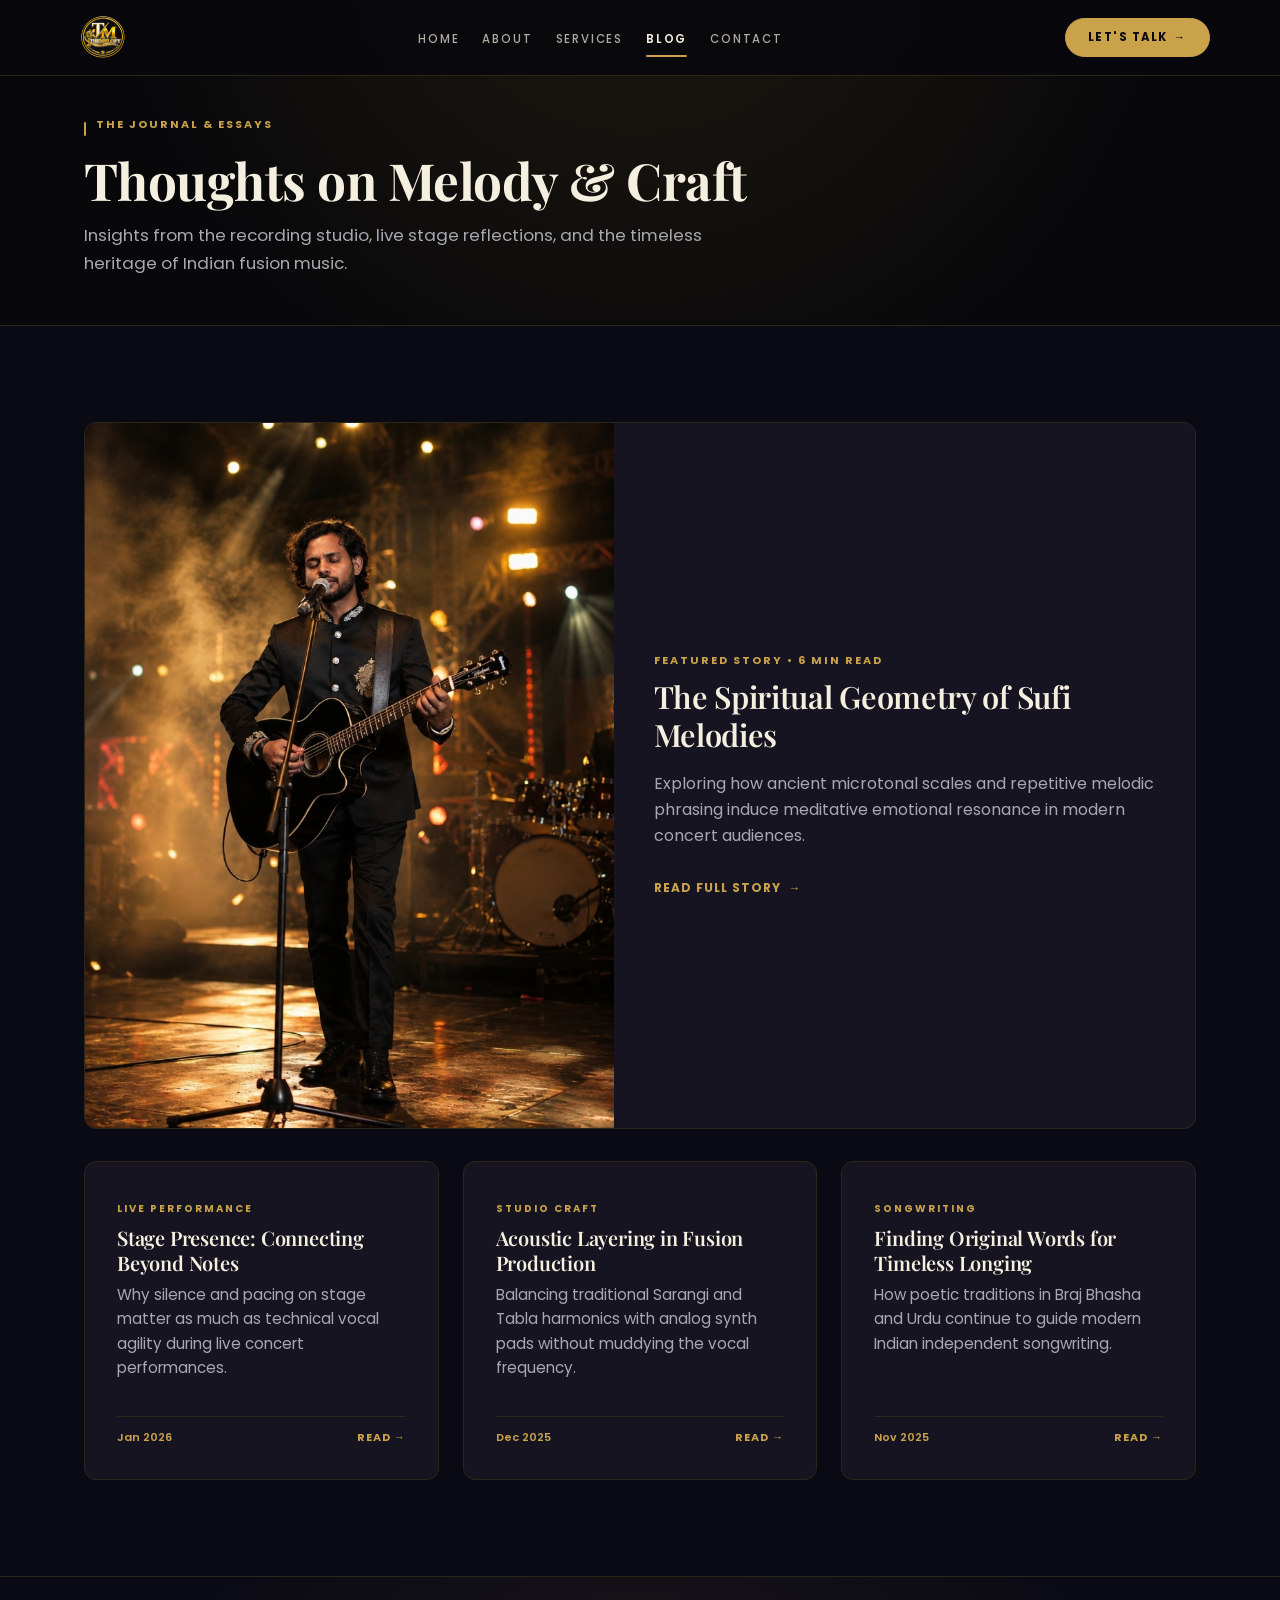
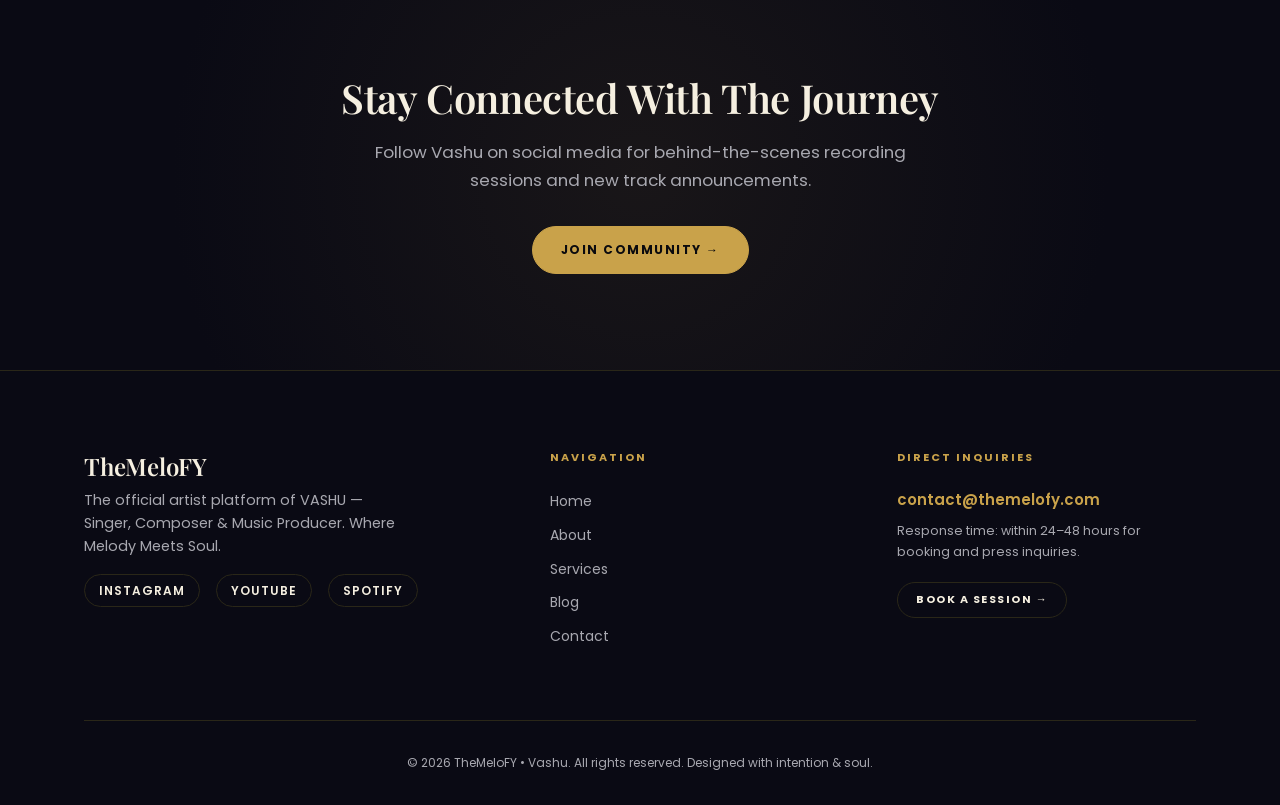
<file: blog.html>
<!DOCTYPE html>
<html lang="en">
<head>
  <meta charset="UTF-8">
  <meta name="viewport" content="width=device-width, initial-scale=1.0">
  <title>Journal & Musical Insights — Vashu | TheMeloFY</title>
  <meta name="description" content="Read articles on the art of Sufi music, live performance psychology, and studio music production by Vashu.">
  
  <!-- Google Fonts: Cinzel + Playfair Display + Poppins -->
  <link rel="preconnect" href="https://fonts.googleapis.com">
  <link rel="preconnect" href="https://fonts.gstatic.com" crossorigin>
  <link href="https://fonts.googleapis.com/css2?family=Cinzel:wght@600;700;800;900&family=Playfair+Display:ital,wght@0,400;0,500;0,600;0,700;1,400;1,500&family=Poppins:wght@300;400;500;600;700&display=swap" rel="stylesheet">
  
  
  <link rel="canonical" href="https://themelofy.com/blog.html">
  <link rel="icon" type="image/png" href="themelofy-logo-transparent.png">
  
  <!-- Open Graph / Facebook -->
  <meta property="og:type" content="website">
  <meta property="og:url" content="https://themelofy.com/blog.html">
  <meta property="og:title" content="Journal & Musical Insights — Vashu | TheMeloFY">
  <meta property="og:description" content="Read articles on the art of Sufi music, live performance psychology, and studio music production by Vashu.">
  <meta property="og:image" content="https://themelofy.com/vashu-profile.jpg">

  <!-- Twitter -->
  <meta name="twitter:card" content="summary_large_image">
  <meta name="twitter:url" content="https://themelofy.com/blog.html">
  <meta name="twitter:title" content="Journal & Musical Insights — Vashu | TheMeloFY">
  <meta name="twitter:description" content="Read articles on the art of Sufi music, live performance psychology, and studio music production by Vashu.">
  <meta name="twitter:image" content="https://themelofy.com/vashu-profile.jpg">
  
  <link rel="stylesheet" href="style.css">
</head>
<body>

  <!-- ================= HEADER / NAVBAR ================= -->
  <header id="siteHeader">
    <nav class="wrap header-nav-wrap">
      <a href="index.html" class="logo-brand" aria-label="TheMeloFY Home">
        <img src="themelofy-logo-transparent.png" alt="TheMeloFY Logo" class="logo-img">
      </a>

      <!-- Desktop Nav -->
      <ul class="nav-links">
        <li><a href="index.html">HOME</a></li>
        <li><a href="about.html">ABOUT</a></li>
        <li><a href="services.html">SERVICES</a></li>
        <li><a href="blog.html" class="active">BLOG</a></li>
        <li><a href="contact.html">CONTACT</a></li>
      </ul>

      <!-- Header CTA -->
      <div class="header-cta">
        <a href="contact.html" class="btn btn-header-talk">LET'S TALK <span class="cta-arrow">&rarr;</span></a>
      </div>

      <!-- Mobile Burger -->
      <div class="burger" id="burger" aria-label="Toggle Navigation Menu">
        <span></span>
        <span></span>
        <span></span>
      </div>
    </nav>
  </header>

  <!-- Mobile Drawer -->
  <div class="mobile-drawer-overlay" id="drawerOverlay"></div>
  <div class="mobile-nav-drawer" id="mobileDrawer">
    <div>
      <div style="display: flex; justify-content: space-between; align-items: center; margin-bottom: 2rem;">
        <img src="themelofy-logo-transparent.png" alt="TheMeloFY" style="height: 36px;">
        <button id="drawerClose" style="font-size: 1.6rem; color: var(--cream);">&times;</button>
      </div>
      <ul class="drawer-nav-list">
        <li><a href="index.html">Home</a></li>
        <li><a href="about.html">About</a></li>
        <li><a href="services.html">Services</a></li>
        <li><a href="blog.html" class="active">Blog</a></li>
        <li><a href="contact.html">Contact</a></li>
      </ul>
    </div>
    <div style="margin-top: 2rem;">
      <a href="contact.html" class="btn btn-gold" style="width: 100%;">LET'S TALK &rarr;</a>
    </div>
  </div>

  <main>
    
    <!-- PAGE HERO BANNER -->
    <section class="page-hero">
      <div class="wrap">
        <div class="page-hero-badge">
          <span class="kicker-gold-bar" aria-hidden="true"></span>
          <span class="eyebrow">THE JOURNAL &amp; ESSAYS</span>
        </div>
        <h1 class="page-hero-title">Thoughts on Melody &amp; Craft</h1>
        <p class="page-hero-sub">Insights from the recording studio, live stage reflections, and the timeless heritage of Indian fusion music.</p>
      </div>
    </section>

    <!-- FEATURED ARTICLE -->
    <section class="section" style="padding-bottom: var(--space-4);">
      <div class="wrap">
        <div class="service-card" style="padding: 0; overflow: hidden; display: grid; grid-template-columns: 1fr 1.1fr; gap: 0;">
          <img src="vashu-profile.jpg" alt="Featured Article" style="width: 100%; height: 100%; object-fit: cover; min-height: 320px;">
          <div style="padding: var(--space-6) var(--space-5); display: flex; flex-direction: column; justify-content: center;">
            <span class="eyebrow">Featured Story &bull; 6 Min Read</span>
            <h2 style="font-size: clamp(1.6rem, 2.4vw, 2.1rem); color: var(--cream); margin-bottom: 1rem; line-height: 1.25;">The Spiritual Geometry of Sufi Melodies</h2>
            <p style="margin-bottom: 1.5rem; color: var(--body-on-dark); line-height: 1.65;">Exploring how ancient microtonal scales and repetitive melodic phrasing induce meditative emotional resonance in modern concert audiences.</p>
            <div>
              <a href="contact.html" class="text-link-arrow">Read Full Story <span class="arrow">&rarr;</span></a>
            </div>
          </div>
        </div>
      </div>
    </section>

    <!-- 3-COLUMN ARTICLE GRID -->
    <section class="section" style="padding-top: 0;">
      <div class="wrap">
        <div class="services-grid-3col">
          
          <!-- Post 1 -->
          <div class="service-card">
            <div>
              <span class="eyebrow" style="font-size: 10px;">Live Performance</span>
              <h3 class="service-title" style="font-size: 1.25rem;">Stage Presence: Connecting Beyond Notes</h3>
              <p class="service-desc">Why silence and pacing on stage matter as much as technical vocal agility during live concert performances.</p>
            </div>
            <div style="padding-top: 12px; border-top: 1px solid var(--gold-border-dark); margin-top: 12px; display: flex; justify-content: space-between; align-items: center;">
              <span style="font-size: 11px; color: var(--gold-primary); font-weight: 600;">Jan 2026</span>
              <a href="contact.html" class="text-link-arrow" style="font-size: 11px;">Read &rarr;</a>
            </div>
          </div>

          <!-- Post 2 -->
          <div class="service-card">
            <div>
              <span class="eyebrow" style="font-size: 10px;">Studio Craft</span>
              <h3 class="service-title" style="font-size: 1.25rem;">Acoustic Layering in Fusion Production</h3>
              <p class="service-desc">Balancing traditional Sarangi and Tabla harmonics with analog synth pads without muddying the vocal frequency.</p>
            </div>
            <div style="padding-top: 12px; border-top: 1px solid var(--gold-border-dark); margin-top: 12px; display: flex; justify-content: space-between; align-items: center;">
              <span style="font-size: 11px; color: var(--gold-primary); font-weight: 600;">Dec 2025</span>
              <a href="contact.html" class="text-link-arrow" style="font-size: 11px;">Read &rarr;</a>
            </div>
          </div>

          <!-- Post 3 -->
          <div class="service-card">
            <div>
              <span class="eyebrow" style="font-size: 10px;">Songwriting</span>
              <h3 class="service-title" style="font-size: 1.25rem;">Finding Original Words for Timeless Longing</h3>
              <p class="service-desc">How poetic traditions in Braj Bhasha and Urdu continue to guide modern Indian independent songwriting.</p>
            </div>
            <div style="padding-top: 12px; border-top: 1px solid var(--gold-border-dark); margin-top: 12px; display: flex; justify-content: space-between; align-items: center;">
              <span style="font-size: 11px; color: var(--gold-primary); font-weight: 600;">Nov 2025</span>
              <a href="contact.html" class="text-link-arrow" style="font-size: 11px;">Read &rarr;</a>
            </div>
          </div>

        </div>
      </div>
    </section>

    <!-- FINAL CTA -->
    <section class="final-cta-section">
      <div class="wrap text-center">
        <h2 class="final-cta-title">Stay Connected With The Journey</h2>
        <p class="final-cta-desc">Follow Vashu on social media for behind-the-scenes recording sessions and new track announcements.</p>
        <a href="contact.html" class="btn btn-gold">Join Community &rarr;</a>
      </div>
    </section>

  </main>

  <!-- FOOTER -->
  <footer class="footer">
    <div class="wrap">
      <div class="footer-grid-3col">
        <div>
          <h3 class="footer-brand-title">TheMeloFY</h3>
          <p class="footer-tagline">The official artist platform of VASHU — Singer, Composer &amp; Music Producer. Where Melody Meets Soul.</p>
          <div class="footer-social-links" style="margin-top: 1rem;">
            <a href="https://instagram.com" class="social-pill" target="_blank" rel="noopener">Instagram</a>
            <a href="https://youtube.com" class="social-pill" target="_blank" rel="noopener">YouTube</a>
            <a href="https://spotify.com" class="social-pill" target="_blank" rel="noopener">Spotify</a>
          </div>
        </div>
        <div>
          <h4 class="footer-heading">Navigation</h4>
          <ul class="footer-nav-list">
            <li><a href="index.html">Home</a></li>
            <li><a href="about.html">About</a></li>
            <li><a href="services.html">Services</a></li>
            <li><a href="blog.html">Blog</a></li>
            <li><a href="contact.html">Contact</a></li>
          </ul>
        </div>
        <div>
          <h4 class="footer-heading">Direct Inquiries</h4>
          <p style="font-size: 15px; color: var(--cream); font-weight: 600; margin-bottom: 0.5rem;"><a href="mailto:contact@themelofy.com" style="color: var(--gold-primary);">contact@themelofy.com</a></p>
          <p style="font-size: 12.5px; color: var(--body-on-dark); margin-bottom: 1.25rem;">Response time: within 24–48 hours for booking and press inquiries.</p>
          <a href="contact.html" class="btn btn-outline btn-sm">Book A Session &rarr;</a>
        </div>
      </div>
      <div class="footer-copyright-line">&copy; 2026 TheMeloFY &bull; Vashu. All rights reserved. Designed with intention &amp; soul.</div>
    </div>
  </footer>

  <script>
    const header = document.getElementById('siteHeader');
    window.addEventListener('scroll', () => {
      if (window.scrollY > 20) header.classList.add('scrolled');
      else header.classList.remove('scrolled');
    });

    const burger = document.getElementById('burger');
    const drawer = document.getElementById('mobileDrawer');
    const overlay = document.getElementById('drawerOverlay');
    const drawerClose = document.getElementById('drawerClose');

    function openMenu() {
      drawer.classList.add('active');
      overlay.classList.add('active');
      document.body.style.overflow = 'hidden';
    }

    function closeMenu() {
      drawer.classList.remove('active');
      overlay.classList.remove('active');
      document.body.style.overflow = '';
    }

    if (burger) burger.addEventListener('click', openMenu);
    if (drawerClose) drawerClose.addEventListener('click', closeMenu);
    if (overlay) overlay.addEventListener('click', closeMenu);
  </script>
</body>
</html>
</file>
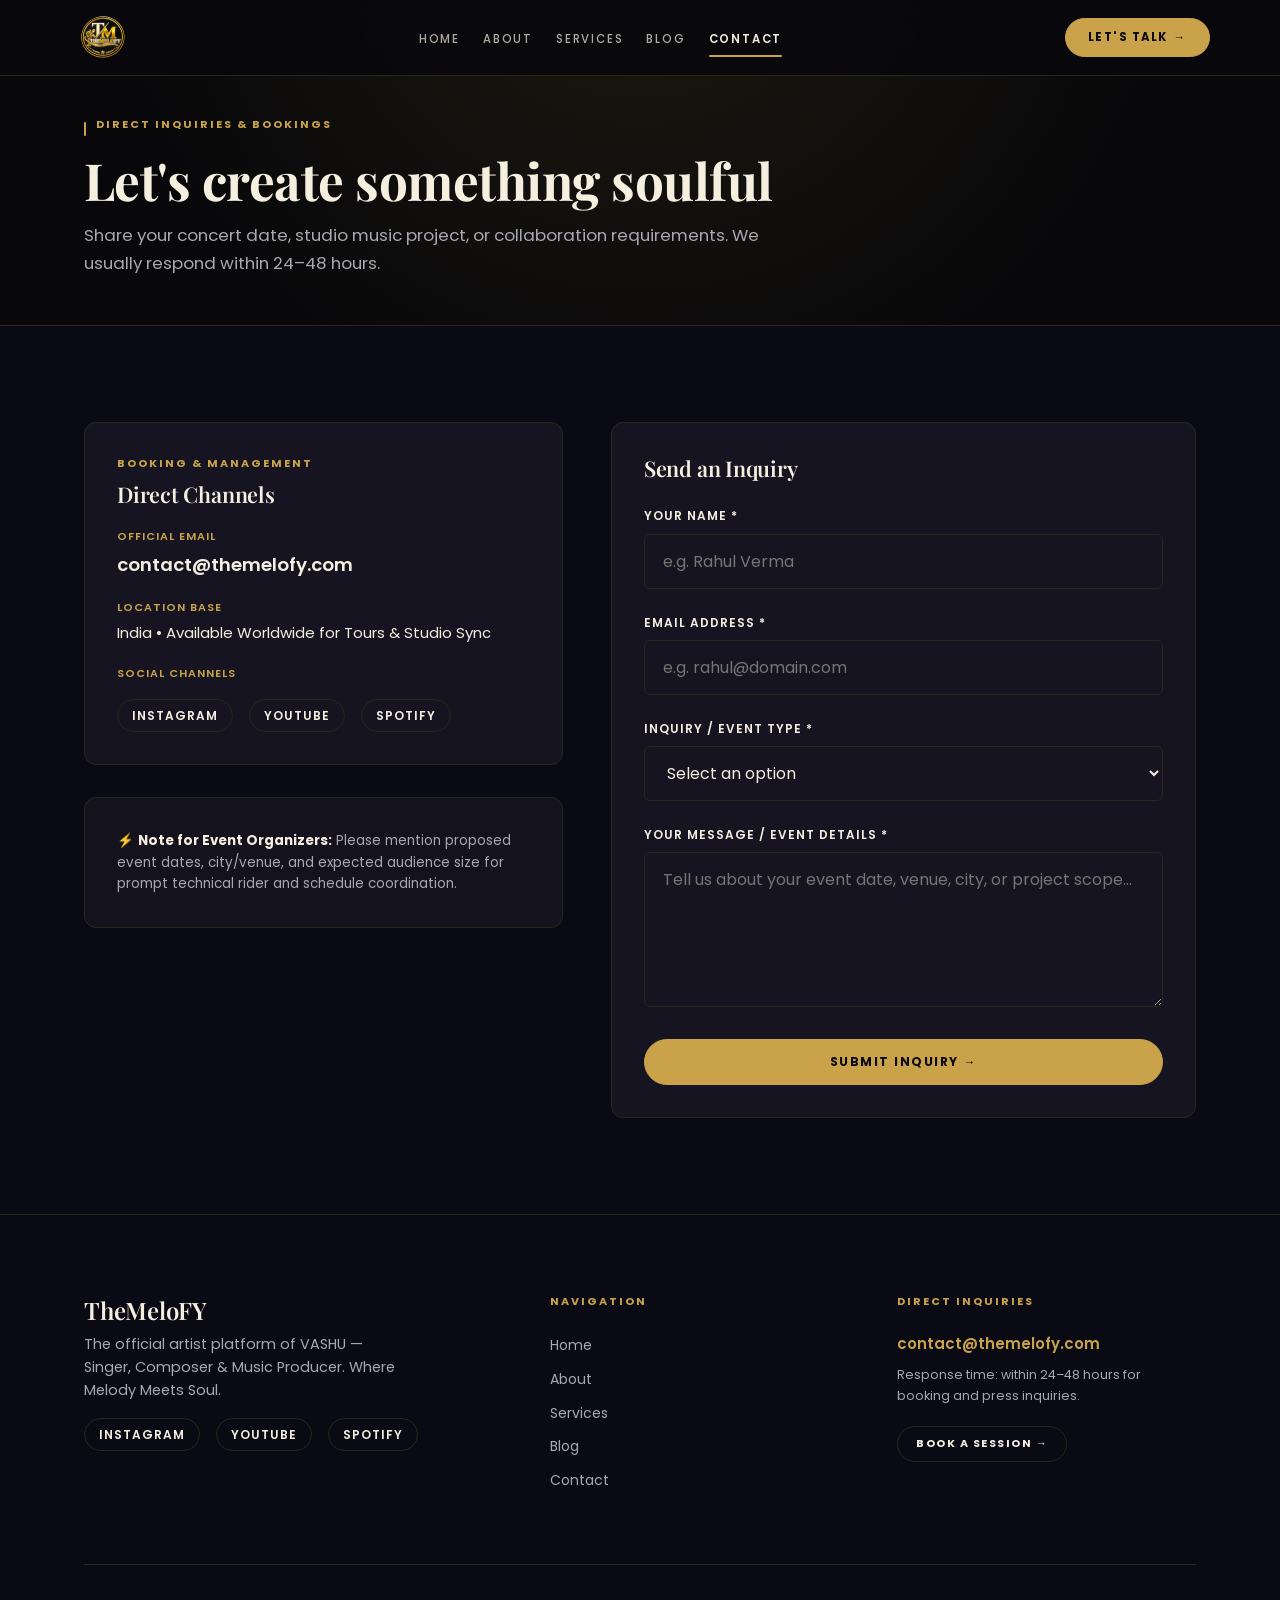
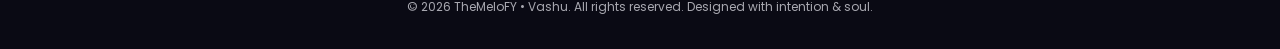
<file: contact.html>
<!DOCTYPE html>
<html lang="en">
<head>
  <meta charset="UTF-8">
  <meta name="viewport" content="width=device-width, initial-scale=1.0">
  <title>Contact & Inquiries — Vashu | TheMeloFY</title>
  <meta name="description" content="Get in touch for live performance bookings, original music production, songwriting collaborations, and press inquiries with Vashu.">
  
  <!-- Google Fonts: Cinzel + Playfair Display + Poppins -->
  <link rel="preconnect" href="https://fonts.googleapis.com">
  <link rel="preconnect" href="https://fonts.gstatic.com" crossorigin>
  <link href="https://fonts.googleapis.com/css2?family=Cinzel:wght@600;700;800;900&family=Playfair+Display:ital,wght@0,400;0,500;0,600;0,700;1,400;1,500&family=Poppins:wght@300;400;500;600;700&display=swap" rel="stylesheet">
  
  
  <link rel="canonical" href="https://themelofy.com/contact.html">
  <link rel="icon" type="image/png" href="themelofy-logo-transparent.png">
  
  <!-- Open Graph / Facebook -->
  <meta property="og:type" content="website">
  <meta property="og:url" content="https://themelofy.com/contact.html">
  <meta property="og:title" content="Contact & Inquiries — Vashu | TheMeloFY">
  <meta property="og:description" content="Get in touch for live performance bookings, original music production, songwriting collaborations, and press inquiries with Vashu.">
  <meta property="og:image" content="https://themelofy.com/vashu-profile.jpg">

  <!-- Twitter -->
  <meta name="twitter:card" content="summary_large_image">
  <meta name="twitter:url" content="https://themelofy.com/contact.html">
  <meta name="twitter:title" content="Contact & Inquiries — Vashu | TheMeloFY">
  <meta name="twitter:description" content="Get in touch for live performance bookings, original music production, songwriting collaborations, and press inquiries with Vashu.">
  <meta name="twitter:image" content="https://themelofy.com/vashu-profile.jpg">
  
  <link rel="stylesheet" href="style.css">
</head>
<body>

  <!-- ================= HEADER / NAVBAR ================= -->
  <header id="siteHeader">
    <nav class="wrap header-nav-wrap">
      <a href="index.html" class="logo-brand" aria-label="TheMeloFY Home">
        <img src="themelofy-logo-transparent.png" alt="TheMeloFY Logo" class="logo-img">
      </a>

      <!-- Desktop Nav -->
      <ul class="nav-links">
        <li><a href="index.html">HOME</a></li>
        <li><a href="about.html">ABOUT</a></li>
        <li><a href="services.html">SERVICES</a></li>
        <li><a href="blog.html">BLOG</a></li>
        <li><a href="contact.html" class="active">CONTACT</a></li>
      </ul>

      <!-- Header CTA -->
      <div class="header-cta">
        <a href="contact.html" class="btn btn-header-talk">LET'S TALK <span class="cta-arrow">&rarr;</span></a>
      </div>

      <!-- Mobile Burger -->
      <div class="burger" id="burger" aria-label="Toggle Navigation Menu">
        <span></span>
        <span></span>
        <span></span>
      </div>
    </nav>
  </header>

  <!-- Mobile Drawer -->
  <div class="mobile-drawer-overlay" id="drawerOverlay"></div>
  <div class="mobile-nav-drawer" id="mobileDrawer">
    <div>
      <div style="display: flex; justify-content: space-between; align-items: center; margin-bottom: 2rem;">
        <img src="themelofy-logo-transparent.png" alt="TheMeloFY" style="height: 36px;">
        <button id="drawerClose" style="font-size: 1.6rem; color: var(--cream);">&times;</button>
      </div>
      <ul class="drawer-nav-list">
        <li><a href="index.html">Home</a></li>
        <li><a href="about.html">About</a></li>
        <li><a href="services.html">Services</a></li>
        <li><a href="blog.html">Blog</a></li>
        <li><a href="contact.html" class="active">Contact</a></li>
      </ul>
    </div>
    <div style="margin-top: 2rem;">
      <a href="contact.html" class="btn btn-gold" style="width: 100%;">LET'S TALK &rarr;</a>
    </div>
  </div>

  <main>
    
    <!-- PAGE HERO BANNER -->
    <section class="page-hero">
      <div class="wrap">
        <div class="page-hero-badge">
          <span class="kicker-gold-bar" aria-hidden="true"></span>
          <span class="eyebrow">DIRECT INQUIRIES &amp; BOOKINGS</span>
        </div>
        <h1 class="page-hero-title">Let's create something soulful</h1>
        <p class="page-hero-sub">Share your concert date, studio music project, or collaboration requirements. We usually respond within 24–48 hours.</p>
      </div>
    </section>

    <!-- CONTACT FORM & DETAILS SPLIT -->
    <section class="section">
      <div class="wrap">
        <div class="about-split-grid" style="align-items: start;">
          
          <!-- Left: Contact Details -->
          <div>
            <div class="service-card" style="margin-bottom: var(--space-4);">
              <span class="eyebrow">Booking &amp; Management</span>
              <h3 class="service-title" style="margin-bottom: 1.25rem;">Direct Channels</h3>
              
              <div style="margin-bottom: 1.25rem;">
                <span style="font-size: 11px; text-transform: uppercase; color: var(--gold-primary); letter-spacing: 1px; display: block; margin-bottom: 4px; font-weight: 600;">Official Email</span>
                <a href="mailto:contact@themelofy.com" style="font-size: 1.15rem; color: var(--cream); font-weight: 600;">contact@themelofy.com</a>
              </div>

              <div style="margin-bottom: 1.25rem;">
                <span style="font-size: 11px; text-transform: uppercase; color: var(--gold-primary); letter-spacing: 1px; display: block; margin-bottom: 4px; font-weight: 600;">Location Base</span>
                <p style="font-size: 15px; color: var(--cream);">India &bull; Available Worldwide for Tours &amp; Studio Sync</p>
              </div>

              <div>
                <span style="font-size: 11px; text-transform: uppercase; color: var(--gold-primary); letter-spacing: 1px; display: block; margin-bottom: 8px; font-weight: 600;">Social Channels</span>
                <div class="footer-social-links">
                  <a href="https://instagram.com" class="social-pill" target="_blank" rel="noopener">Instagram</a>
                  <a href="https://youtube.com" class="social-pill" target="_blank" rel="noopener">YouTube</a>
                  <a href="https://spotify.com" class="social-pill" target="_blank" rel="noopener">Spotify</a>
                </div>
              </div>
            </div>

            <div style="padding: var(--space-4); border: 1px solid var(--gold-border-dark); border-radius: var(--radius-card); background-color: var(--bg-surface);">
              <p style="font-size: 13.5px; color: var(--body-on-dark); line-height: 1.6;">
                ⚡ <strong style="color: var(--cream);">Note for Event Organizers:</strong> Please mention proposed event dates, city/venue, and expected audience size for prompt technical rider and schedule coordination.
              </p>
            </div>
          </div>

          <!-- Right: Clean Contact Form -->
          <div class="service-card">
            <h3 class="service-title" style="margin-bottom: 1.5rem;">Send an Inquiry</h3>
            
            <form id="contactInquiryForm" onsubmit="event.preventDefault(); alert('Thank you! Your inquiry has been received. Vashu\'s management will reply within 24–48 hours.');">
              <div class="form-group">
                <label class="form-label" for="inqName">Your Name *</label>
                <input type="text" id="inqName" required class="form-input" placeholder="e.g. Rahul Verma">
              </div>

              <div class="form-group">
                <label class="form-label" for="inqEmail">Email Address *</label>
                <input type="email" id="inqEmail" required class="form-input" placeholder="e.g. rahul@domain.com">
              </div>

              <div class="form-group">
                <label class="form-label" for="inqType">Inquiry / Event Type *</label>
                <select id="inqType" required class="form-select">
                  <option value="" disabled selected>Select an option</option>
                  <option value="concert">Live Concert / Festival Performance</option>
                  <option value="wedding">Wedding / Private Celebration</option>
                  <option value="production">Studio Music Production &amp; OST</option>
                  <option value="songwriting">Original Songwriting &amp; Vocals</option>
                  <option value="press">Press &amp; Media Feature</option>
                  <option value="other">Other Collaboration</option>
                </select>
              </div>

              <div class="form-group">
                <label class="form-label" for="inqMessage">Your Message / Event Details *</label>
                <textarea id="inqMessage" rows="5" required class="form-textarea" placeholder="Tell us about your event date, venue, city, or project scope..."></textarea>
              </div>

              <button type="submit" class="btn btn-gold" style="width: 100%;">Submit Inquiry &rarr;</button>
            </form>
          </div>

        </div>
      </div>
    </section>

  </main>

  <!-- FOOTER -->
  <footer class="footer">
    <div class="wrap">
      <div class="footer-grid-3col">
        <div>
          <h3 class="footer-brand-title">TheMeloFY</h3>
          <p class="footer-tagline">The official artist platform of VASHU — Singer, Composer &amp; Music Producer. Where Melody Meets Soul.</p>
          <div class="footer-social-links" style="margin-top: 1rem;">
            <a href="https://instagram.com" class="social-pill" target="_blank" rel="noopener">Instagram</a>
            <a href="https://youtube.com" class="social-pill" target="_blank" rel="noopener">YouTube</a>
            <a href="https://spotify.com" class="social-pill" target="_blank" rel="noopener">Spotify</a>
          </div>
        </div>
        <div>
          <h4 class="footer-heading">Navigation</h4>
          <ul class="footer-nav-list">
            <li><a href="index.html">Home</a></li>
            <li><a href="about.html">About</a></li>
            <li><a href="services.html">Services</a></li>
            <li><a href="blog.html">Blog</a></li>
            <li><a href="contact.html">Contact</a></li>
          </ul>
        </div>
        <div>
          <h4 class="footer-heading">Direct Inquiries</h4>
          <p style="font-size: 15px; color: var(--cream); font-weight: 600; margin-bottom: 0.5rem;"><a href="mailto:contact@themelofy.com" style="color: var(--gold-primary);">contact@themelofy.com</a></p>
          <p style="font-size: 12.5px; color: var(--body-on-dark); margin-bottom: 1.25rem;">Response time: within 24–48 hours for booking and press inquiries.</p>
          <a href="contact.html" class="btn btn-outline btn-sm">Book A Session &rarr;</a>
        </div>
      </div>
      <div class="footer-copyright-line">&copy; 2026 TheMeloFY &bull; Vashu. All rights reserved. Designed with intention &amp; soul.</div>
    </div>
  </footer>

  <script>
    const header = document.getElementById('siteHeader');
    window.addEventListener('scroll', () => {
      if (window.scrollY > 20) header.classList.add('scrolled');
      else header.classList.remove('scrolled');
    });

    const burger = document.getElementById('burger');
    const drawer = document.getElementById('mobileDrawer');
    const overlay = document.getElementById('drawerOverlay');
    const drawerClose = document.getElementById('drawerClose');

    function openMenu() {
      drawer.classList.add('active');
      overlay.classList.add('active');
      document.body.style.overflow = 'hidden';
    }

    function closeMenu() {
      drawer.classList.remove('active');
      overlay.classList.remove('active');
      document.body.style.overflow = '';
    }

    if (burger) burger.addEventListener('click', openMenu);
    if (drawerClose) drawerClose.addEventListener('click', closeMenu);
    if (overlay) overlay.addEventListener('click', closeMenu);
  </script>
</body>
</html>
</file>
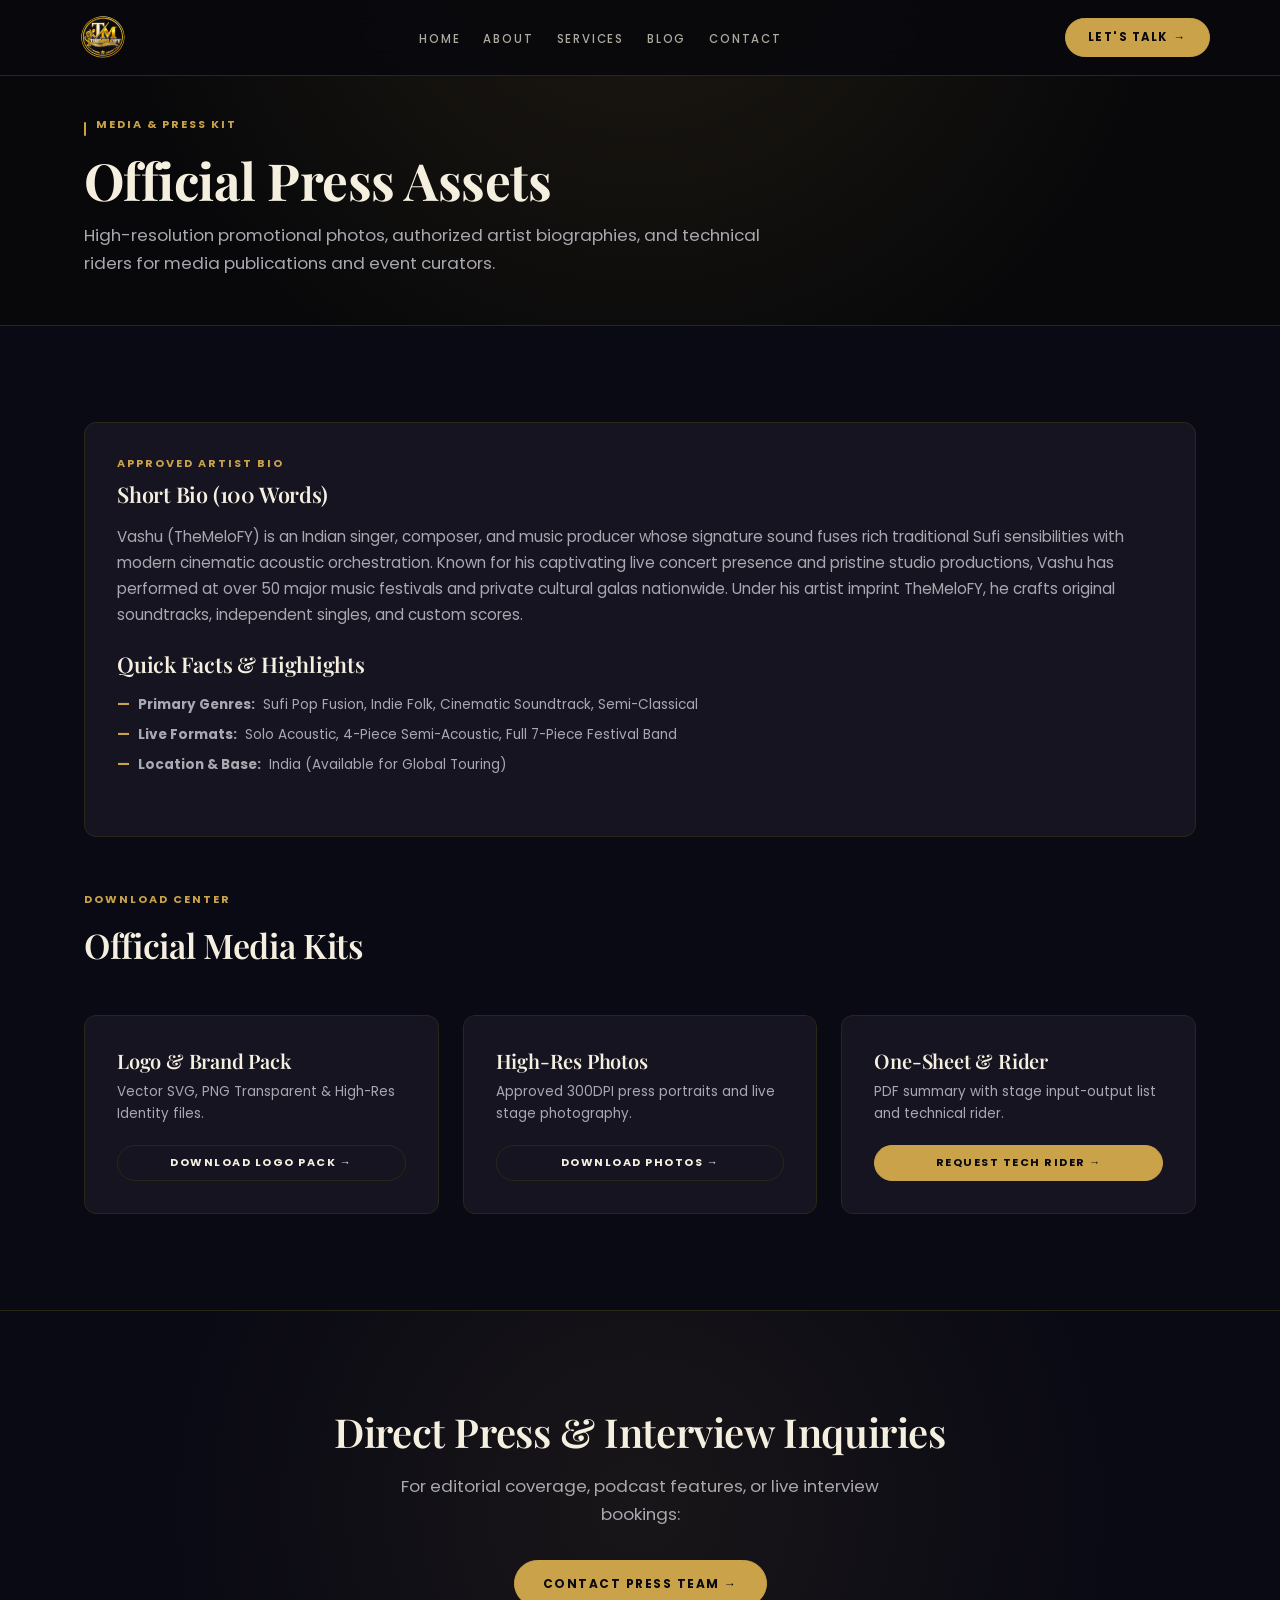
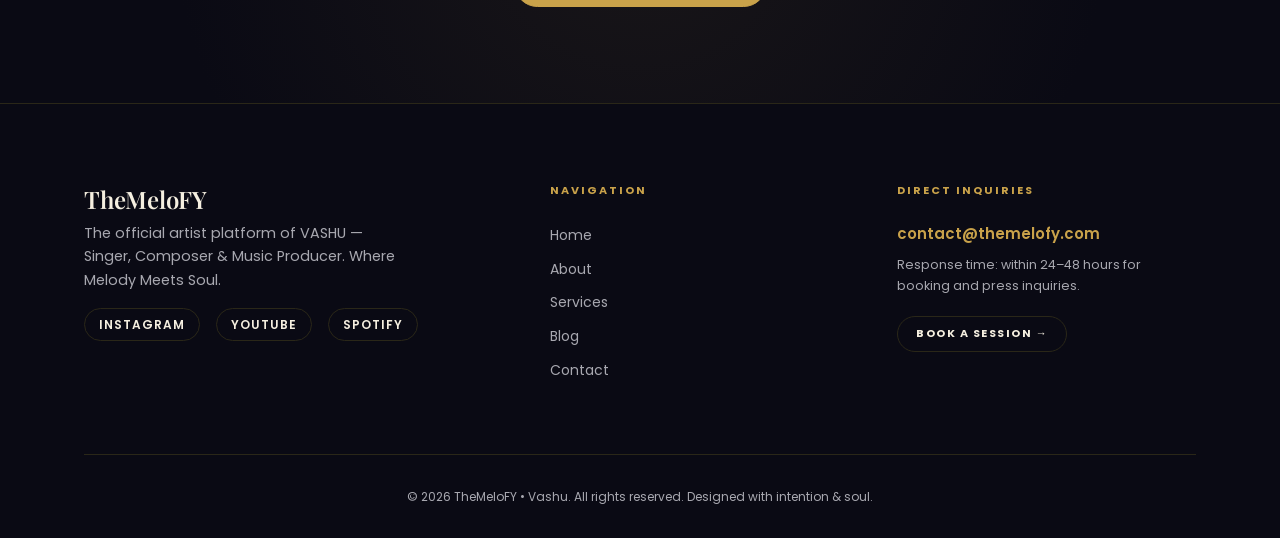
<file: presskit.html>
<!DOCTYPE html>
<html lang="en">
<head>
  <meta charset="UTF-8">
  <meta name="viewport" content="width=device-width, initial-scale=1.0">
  <title>Official Press Kit & Media Assets — Vashu | TheMeloFY</title>
  <meta name="description" content="Official press kit for Vashu (TheMeloFY). Download high-resolution media photos, artist bios, logo pack, and booking one-sheet.">
  
  <!-- Google Fonts: Cinzel + Playfair Display + Poppins -->
  <link rel="preconnect" href="https://fonts.googleapis.com">
  <link rel="preconnect" href="https://fonts.gstatic.com" crossorigin>
  <link href="https://fonts.googleapis.com/css2?family=Cinzel:wght@600;700;800;900&family=Playfair+Display:ital,wght@0,400;0,500;0,600;0,700;1,400;1,500&family=Poppins:wght@300;400;500;600;700&display=swap" rel="stylesheet">
  
  
  <link rel="canonical" href="https://themelofy.com/presskit.html">
  <link rel="icon" type="image/png" href="themelofy-logo-transparent.png">
  
  <!-- Open Graph / Facebook -->
  <meta property="og:type" content="website">
  <meta property="og:url" content="https://themelofy.com/presskit.html">
  <meta property="og:title" content="Official Press Kit & Media Assets — Vashu | TheMeloFY">
  <meta property="og:description" content="Official press kit for Vashu (TheMeloFY). Download high-resolution media photos, artist bios, logo pack, and booking one-sheet.">
  <meta property="og:image" content="https://themelofy.com/vashu-profile.jpg">

  <!-- Twitter -->
  <meta name="twitter:card" content="summary_large_image">
  <meta name="twitter:url" content="https://themelofy.com/presskit.html">
  <meta name="twitter:title" content="Official Press Kit & Media Assets — Vashu | TheMeloFY">
  <meta name="twitter:description" content="Official press kit for Vashu (TheMeloFY). Download high-resolution media photos, artist bios, logo pack, and booking one-sheet.">
  <meta name="twitter:image" content="https://themelofy.com/vashu-profile.jpg">
  
  <link rel="stylesheet" href="style.css">
</head>
<body>

  <!-- ================= HEADER / NAVBAR ================= -->
  <header id="siteHeader">
    <nav class="wrap header-nav-wrap">
      <a href="index.html" class="logo-brand" aria-label="TheMeloFY Home">
        <img src="themelofy-logo-transparent.png" alt="TheMeloFY Logo" class="logo-img">
      </a>

      <!-- Desktop Nav -->
      <ul class="nav-links">
        <li><a href="index.html">HOME</a></li>
        <li><a href="about.html">ABOUT</a></li>
        <li><a href="services.html">SERVICES</a></li>
        <li><a href="blog.html">BLOG</a></li>
        <li><a href="contact.html">CONTACT</a></li>
      </ul>

      <!-- Header CTA -->
      <div class="header-cta">
        <a href="contact.html" class="btn btn-header-talk">LET'S TALK <span class="cta-arrow">&rarr;</span></a>
      </div>

      <!-- Mobile Burger -->
      <div class="burger" id="burger" aria-label="Toggle Navigation Menu">
        <span></span>
        <span></span>
        <span></span>
      </div>
    </nav>
  </header>

  <!-- Mobile Drawer -->
  <div class="mobile-drawer-overlay" id="drawerOverlay"></div>
  <div class="mobile-nav-drawer" id="mobileDrawer">
    <div>
      <div style="display: flex; justify-content: space-between; align-items: center; margin-bottom: 2rem;">
        <img src="themelofy-logo-transparent.png" alt="TheMeloFY" style="height: 36px;">
        <button id="drawerClose" style="font-size: 1.6rem; color: var(--cream);">&times;</button>
      </div>
      <ul class="drawer-nav-list">
        <li><a href="index.html">Home</a></li>
        <li><a href="about.html">About</a></li>
        <li><a href="services.html">Services</a></li>
        <li><a href="blog.html">Blog</a></li>
        <li><a href="contact.html">Contact</a></li>
      </ul>
    </div>
    <div style="margin-top: 2rem;">
      <a href="contact.html" class="btn btn-gold" style="width: 100%;">LET'S TALK &rarr;</a>
    </div>
  </div>

  <main>
    
    <!-- PAGE HERO BANNER -->
    <section class="page-hero">
      <div class="wrap">
        <div class="page-hero-badge">
          <span class="kicker-gold-bar" aria-hidden="true"></span>
          <span class="eyebrow">MEDIA &amp; PRESS KIT</span>
        </div>
        <h1 class="page-hero-title">Official Press Assets</h1>
        <p class="page-hero-sub">High-resolution promotional photos, authorized artist biographies, and technical riders for media publications and event curators.</p>
      </div>
    </section>

    <!-- PROFESSIONAL SUMMARY BLOCK -->
    <section class="section">
      <div class="wrap">
        
        <div class="service-card" style="margin-bottom: var(--space-6);">
          <span class="eyebrow">Approved Artist Bio</span>
          <h3 class="service-title" style="margin-bottom: 1rem;">Short Bio (100 Words)</h3>
          <p class="service-desc" style="margin-bottom: 1.5rem; line-height: 1.7;">
            Vashu (TheMeloFY) is an Indian singer, composer, and music producer whose signature sound fuses rich traditional Sufi sensibilities with modern cinematic acoustic orchestration. Known for his captivating live concert presence and pristine studio productions, Vashu has performed at over 50 major music festivals and private cultural galas nationwide. Under his artist imprint TheMeloFY, he crafts original soundtracks, independent singles, and custom scores.
          </p>

          <h3 class="service-title" style="margin-bottom: 0.75rem;">Quick Facts &amp; Highlights</h3>
          <ul class="service-bullets">
            <li><strong>Primary Genres:</strong> Sufi Pop Fusion, Indie Folk, Cinematic Soundtrack, Semi-Classical</li>
            <li><strong>Live Formats:</strong> Solo Acoustic, 4-Piece Semi-Acoustic, Full 7-Piece Festival Band</li>
            <li><strong>Location &amp; Base:</strong> India (Available for Global Touring)</li>
          </ul>
        </div>

        <!-- DOWNLOADABLE ASSETS ROW -->
        <div class="section-header">
          <span class="eyebrow">Download Center</span>
          <h2 class="section-title">Official Media Kits</h2>
        </div>

        <div class="services-grid-3col">
          <div class="service-card text-center">
            <h4 style="font-family: var(--font-serif); font-size: 1.25rem; color: var(--cream); margin-bottom: 0.5rem;">Logo &amp; Brand Pack</h4>
            <p style="font-size: 13.5px; color: var(--body-on-dark); margin-bottom: 1.25rem;">Vector SVG, PNG Transparent &amp; High-Res Identity files.</p>
            <a href="themelofy-logo-transparent.png" download class="btn btn-outline btn-sm">Download Logo Pack &rarr;</a>
          </div>

          <div class="service-card text-center">
            <h4 style="font-family: var(--font-serif); font-size: 1.25rem; color: var(--cream); margin-bottom: 0.5rem;">High-Res Photos</h4>
            <p style="font-size: 13.5px; color: var(--body-on-dark); margin-bottom: 1.25rem;">Approved 300DPI press portraits and live stage photography.</p>
            <a href="vashu-profile.jpg" download class="btn btn-outline btn-sm">Download Photos &rarr;</a>
          </div>

          <div class="service-card text-center">
            <h4 style="font-family: var(--font-serif); font-size: 1.25rem; color: var(--cream); margin-bottom: 0.5rem;">One-Sheet &amp; Rider</h4>
            <p style="font-size: 13.5px; color: var(--body-on-dark); margin-bottom: 1.25rem;">PDF summary with stage input-output list and technical rider.</p>
            <a href="contact.html" class="btn btn-gold btn-sm">Request Tech Rider &rarr;</a>
          </div>
        </div>

      </div>
    </section>

    <!-- FINAL CTA -->
    <section class="final-cta-section">
      <div class="wrap text-center">
        <h2 class="final-cta-title">Direct Press &amp; Interview Inquiries</h2>
        <p class="final-cta-desc">For editorial coverage, podcast features, or live interview bookings:</p>
        <a href="contact.html" class="btn btn-gold">Contact Press Team &rarr;</a>
      </div>
    </section>

  </main>

  <!-- FOOTER -->
  <footer class="footer">
    <div class="wrap">
      <div class="footer-grid-3col">
        <div>
          <h3 class="footer-brand-title">TheMeloFY</h3>
          <p class="footer-tagline">The official artist platform of VASHU — Singer, Composer &amp; Music Producer. Where Melody Meets Soul.</p>
          <div class="footer-social-links" style="margin-top: 1rem;">
            <a href="https://instagram.com" class="social-pill" target="_blank" rel="noopener">Instagram</a>
            <a href="https://youtube.com" class="social-pill" target="_blank" rel="noopener">YouTube</a>
            <a href="https://spotify.com" class="social-pill" target="_blank" rel="noopener">Spotify</a>
          </div>
        </div>
        <div>
          <h4 class="footer-heading">Navigation</h4>
          <ul class="footer-nav-list">
            <li><a href="index.html">Home</a></li>
            <li><a href="about.html">About</a></li>
            <li><a href="services.html">Services</a></li>
            <li><a href="blog.html">Blog</a></li>
            <li><a href="contact.html">Contact</a></li>
          </ul>
        </div>
        <div>
          <h4 class="footer-heading">Direct Inquiries</h4>
          <p style="font-size: 15px; color: var(--cream); font-weight: 600; margin-bottom: 0.5rem;"><a href="mailto:contact@themelofy.com" style="color: var(--gold-primary);">contact@themelofy.com</a></p>
          <p style="font-size: 12.5px; color: var(--body-on-dark); margin-bottom: 1.25rem;">Response time: within 24–48 hours for booking and press inquiries.</p>
          <a href="contact.html" class="btn btn-outline btn-sm">Book A Session &rarr;</a>
        </div>
      </div>
      <div class="footer-copyright-line">&copy; 2026 TheMeloFY &bull; Vashu. All rights reserved. Designed with intention &amp; soul.</div>
    </div>
  </footer>

  <script>
    const header = document.getElementById('siteHeader');
    window.addEventListener('scroll', () => {
      if (window.scrollY > 20) header.classList.add('scrolled');
      else header.classList.remove('scrolled');
    });

    const burger = document.getElementById('burger');
    const drawer = document.getElementById('mobileDrawer');
    const overlay = document.getElementById('drawerOverlay');
    const drawerClose = document.getElementById('drawerClose');

    function openMenu() {
      drawer.classList.add('active');
      overlay.classList.add('active');
      document.body.style.overflow = 'hidden';
    }

    function closeMenu() {
      drawer.classList.remove('active');
      overlay.classList.remove('active');
      document.body.style.overflow = '';
    }

    if (burger) burger.addEventListener('click', openMenu);
    if (drawerClose) drawerClose.addEventListener('click', closeMenu);
    if (overlay) overlay.addEventListener('click', closeMenu);
  </script>
</body>
</html>
</file>
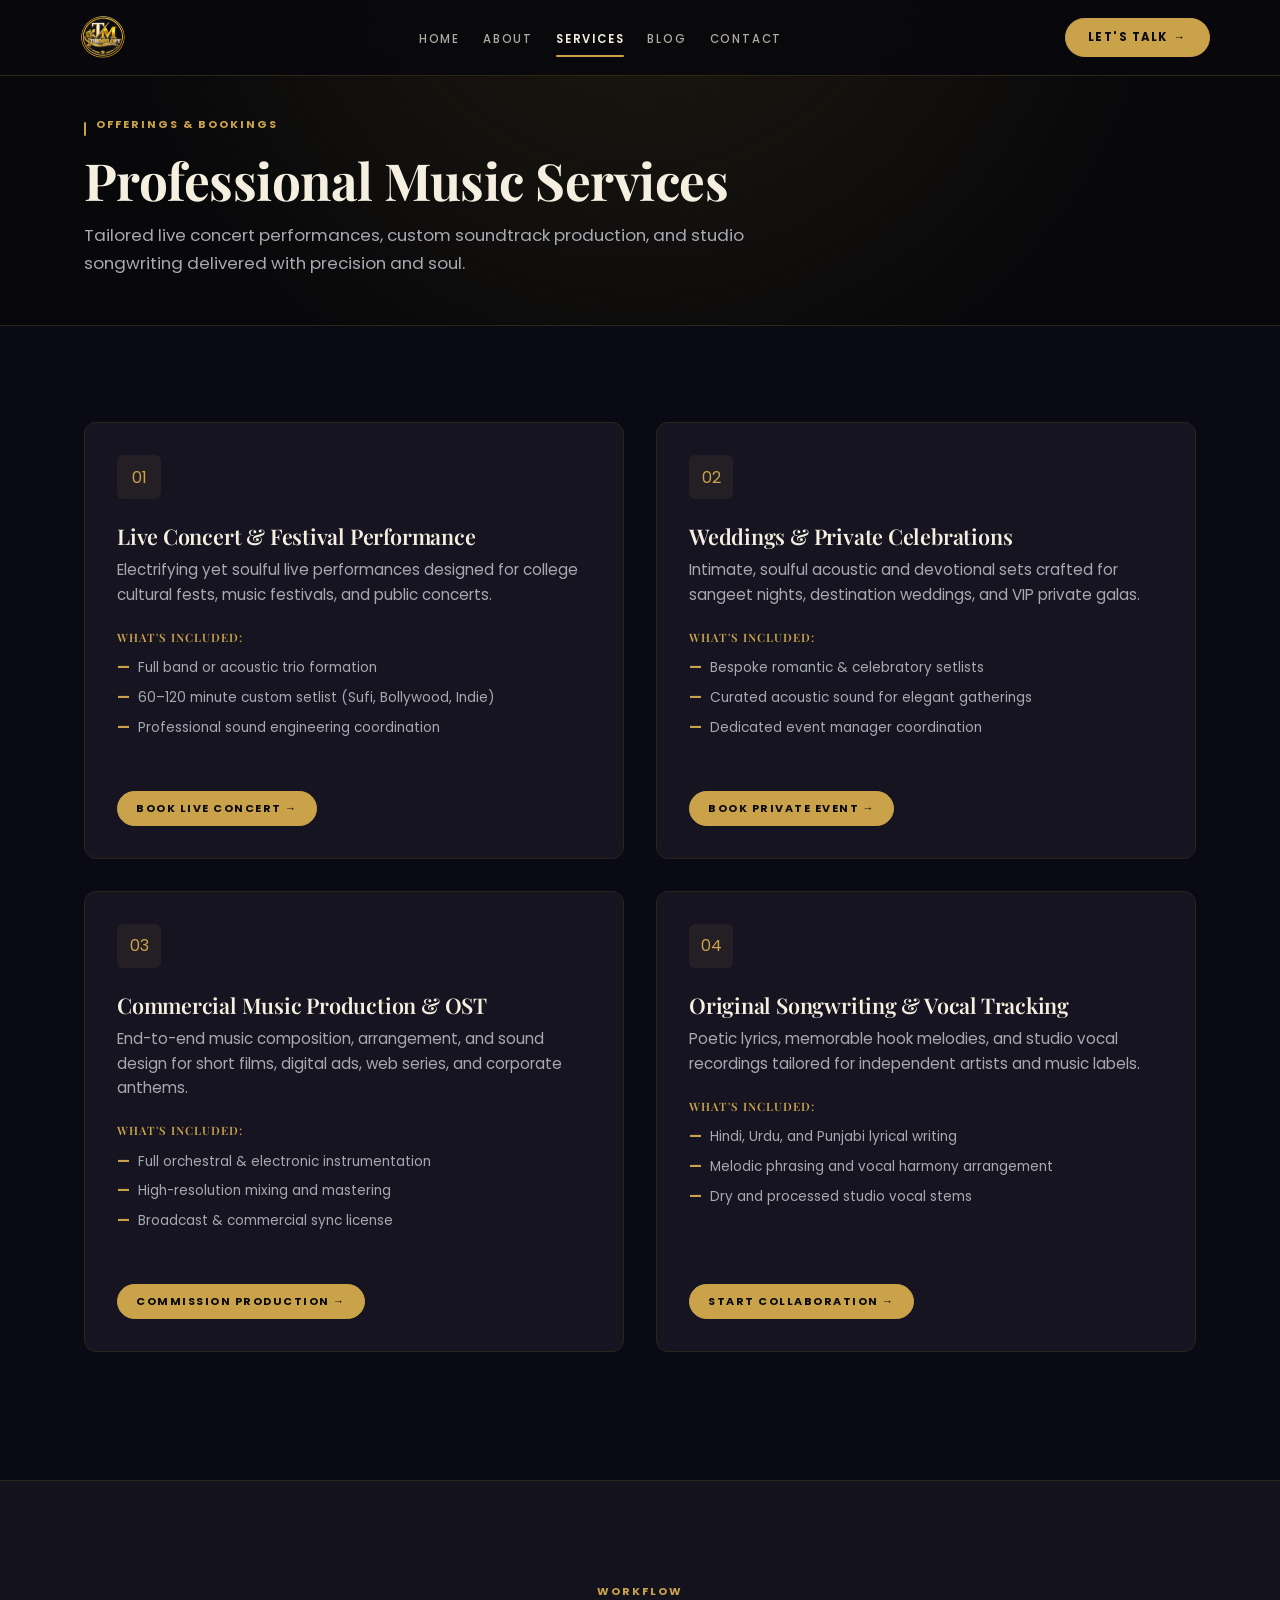
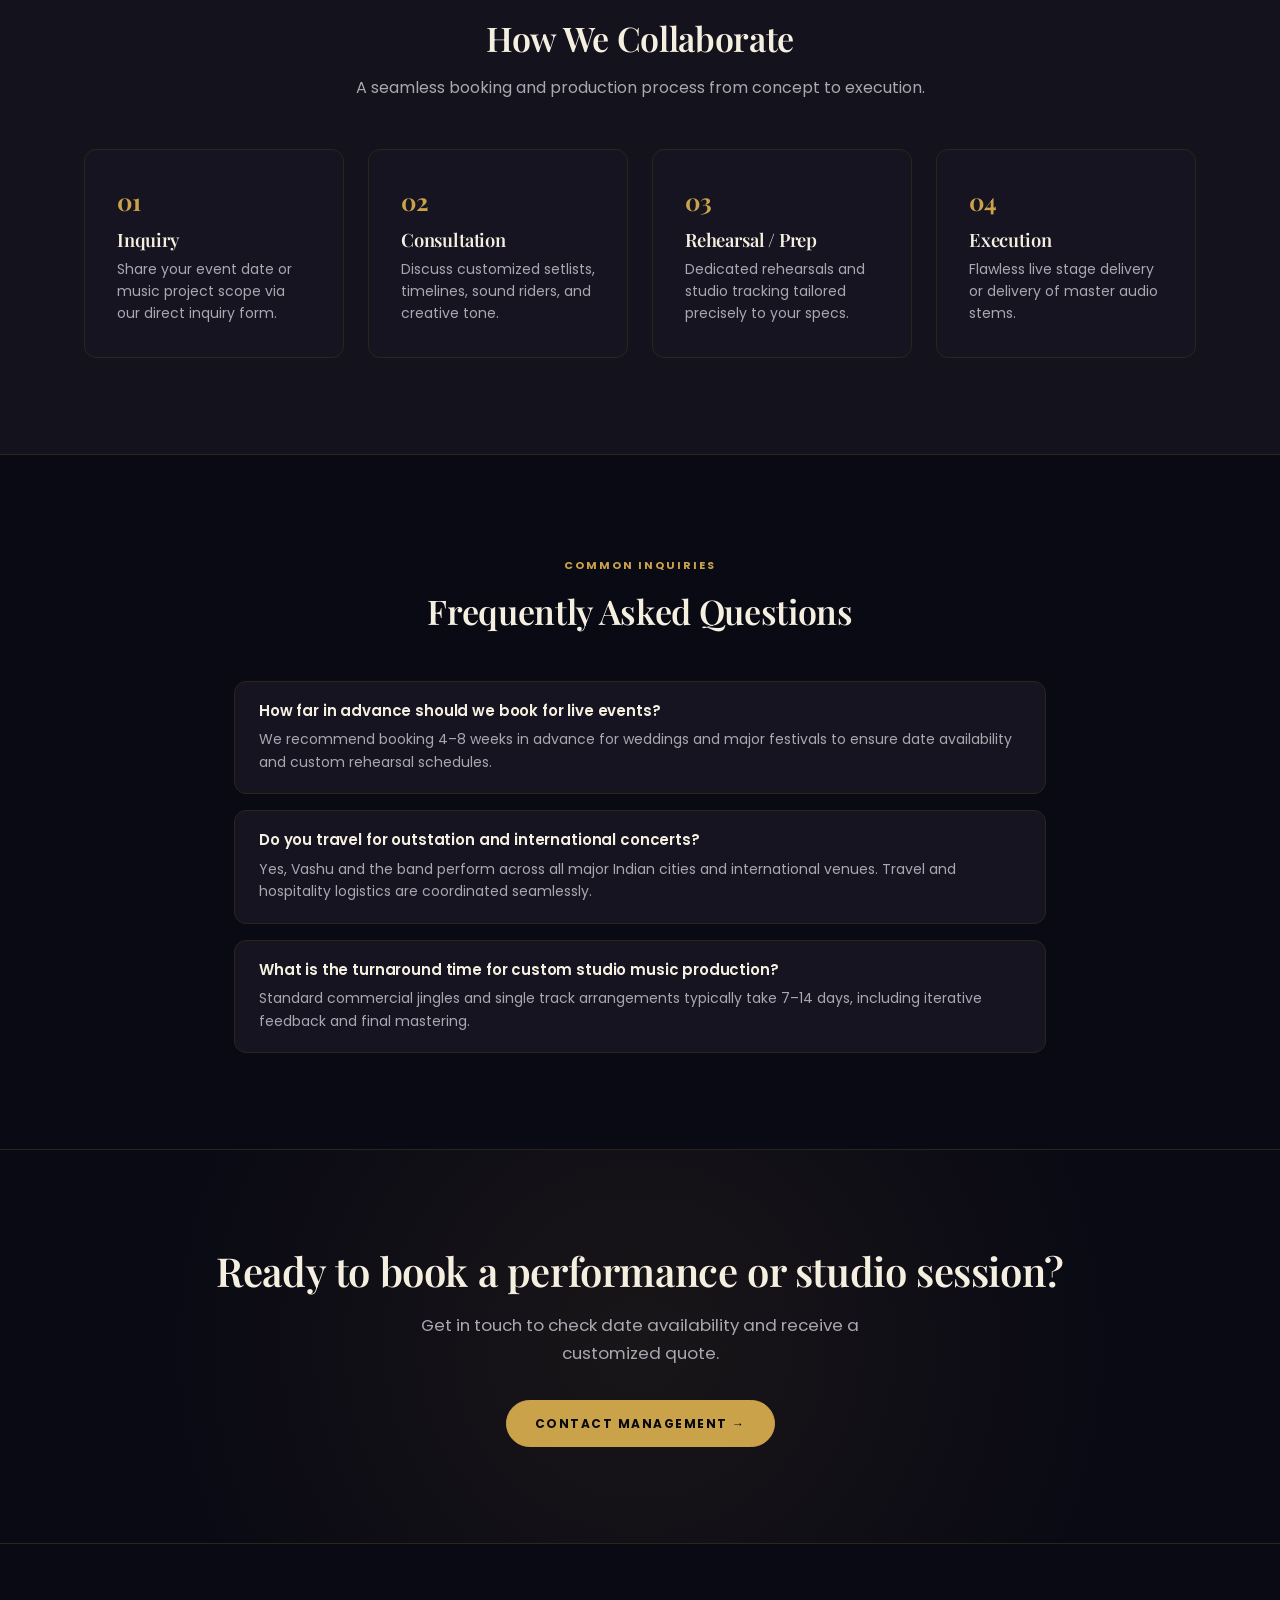
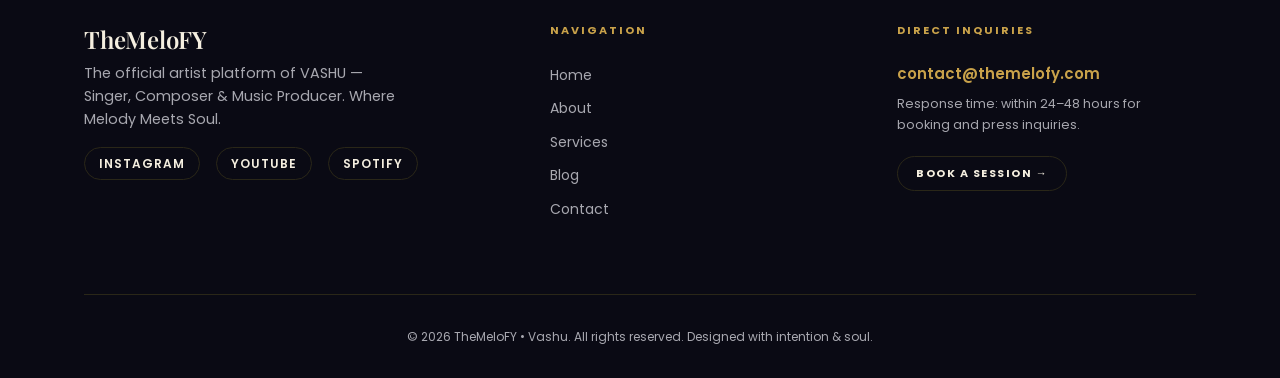
<file: services.html>
<!DOCTYPE html>
<html lang="en">
<head>
  <meta charset="UTF-8">
  <meta name="viewport" content="width=device-width, initial-scale=1.0">
  <title>Services & Bookings — Vashu | TheMeloFY</title>
  <meta name="description" content="Book Vashu for live concert performances, weddings, corporate events, original music composition, and audio production services.">
  
  <!-- Google Fonts: Cinzel + Playfair Display + Poppins -->
  <link rel="preconnect" href="https://fonts.googleapis.com">
  <link rel="preconnect" href="https://fonts.gstatic.com" crossorigin>
  <link href="https://fonts.googleapis.com/css2?family=Cinzel:wght@600;700;800;900&family=Playfair+Display:ital,wght@0,400;0,500;0,600;0,700;1,400;1,500&family=Poppins:wght@300;400;500;600;700&display=swap" rel="stylesheet">
  
  
  <link rel="canonical" href="https://themelofy.com/services.html">
  <link rel="icon" type="image/png" href="themelofy-logo-transparent.png">
  
  <!-- Open Graph / Facebook -->
  <meta property="og:type" content="website">
  <meta property="og:url" content="https://themelofy.com/services.html">
  <meta property="og:title" content="Services & Bookings — Vashu | TheMeloFY">
  <meta property="og:description" content="Book Vashu for live concert performances, weddings, corporate events, original music composition, and audio production services.">
  <meta property="og:image" content="https://themelofy.com/vashu-profile.jpg">

  <!-- Twitter -->
  <meta name="twitter:card" content="summary_large_image">
  <meta name="twitter:url" content="https://themelofy.com/services.html">
  <meta name="twitter:title" content="Services & Bookings — Vashu | TheMeloFY">
  <meta name="twitter:description" content="Book Vashu for live concert performances, weddings, corporate events, original music composition, and audio production services.">
  <meta name="twitter:image" content="https://themelofy.com/vashu-profile.jpg">
  
  <link rel="stylesheet" href="style.css">
</head>
<body>

  <!-- ================= HEADER / NAVBAR ================= -->
  <header id="siteHeader">
    <nav class="wrap header-nav-wrap">
      <a href="index.html" class="logo-brand" aria-label="TheMeloFY Home">
        <img src="themelofy-logo-transparent.png" alt="TheMeloFY Logo" class="logo-img">
      </a>

      <!-- Desktop Nav -->
      <ul class="nav-links">
        <li><a href="index.html">HOME</a></li>
        <li><a href="about.html">ABOUT</a></li>
        <li><a href="services.html" class="active">SERVICES</a></li>
        <li><a href="blog.html">BLOG</a></li>
        <li><a href="contact.html">CONTACT</a></li>
      </ul>

      <!-- Header CTA -->
      <div class="header-cta">
        <a href="contact.html" class="btn btn-header-talk">LET'S TALK <span class="cta-arrow">&rarr;</span></a>
      </div>

      <!-- Mobile Burger -->
      <div class="burger" id="burger" aria-label="Toggle Navigation Menu">
        <span></span>
        <span></span>
        <span></span>
      </div>
    </nav>
  </header>

  <!-- Mobile Drawer -->
  <div class="mobile-drawer-overlay" id="drawerOverlay"></div>
  <div class="mobile-nav-drawer" id="mobileDrawer">
    <div>
      <div style="display: flex; justify-content: space-between; align-items: center; margin-bottom: 2rem;">
        <img src="themelofy-logo-transparent.png" alt="TheMeloFY" style="height: 36px;">
        <button id="drawerClose" style="font-size: 1.6rem; color: var(--cream);">&times;</button>
      </div>
      <ul class="drawer-nav-list">
        <li><a href="index.html">Home</a></li>
        <li><a href="about.html">About</a></li>
        <li><a href="services.html" class="active">Services</a></li>
        <li><a href="blog.html">Blog</a></li>
        <li><a href="contact.html">Contact</a></li>
      </ul>
    </div>
    <div style="margin-top: 2rem;">
      <a href="contact.html" class="btn btn-gold" style="width: 100%;">LET'S TALK &rarr;</a>
    </div>
  </div>

  <main>
    
    <!-- PAGE HERO BANNER -->
    <section class="page-hero">
      <div class="wrap">
        <div class="page-hero-badge">
          <span class="kicker-gold-bar" aria-hidden="true"></span>
          <span class="eyebrow">OFFERINGS &amp; BOOKINGS</span>
        </div>
        <h1 class="page-hero-title">Professional Music Services</h1>
        <p class="page-hero-sub">Tailored live concert performances, custom soundtrack production, and studio songwriting delivered with precision and soul.</p>
      </div>
    </section>

    <!-- 4 CORE SERVICE BLOCKS -->
    <section class="section">
      <div class="wrap">
        <div class="portfolio-grid-2col">
          
          <!-- Service Block 1 -->
          <div class="service-card">
            <div>
              <div class="service-icon-wrap">01</div>
              <h3 class="service-title">Live Concert &amp; Festival Performance</h3>
              <p class="service-desc">Electrifying yet soulful live performances designed for college cultural fests, music festivals, and public concerts.</p>
              <h4 style="font-size: 11.5px; text-transform: uppercase; color: var(--gold-primary); letter-spacing: 1px; margin-bottom: 0.5rem;">What's Included:</h4>
              <ul class="service-bullets">
                <li>Full band or acoustic trio formation</li>
                <li>60–120 minute custom setlist (Sufi, Bollywood, Indie)</li>
                <li>Professional sound engineering coordination</li>
              </ul>
            </div>
            <div style="margin-top: 1.5rem;">
              <a href="contact.html" class="btn btn-gold btn-sm">Book Live Concert &rarr;</a>
            </div>
          </div>

          <!-- Service Block 2 -->
          <div class="service-card">
            <div>
              <div class="service-icon-wrap">02</div>
              <h3 class="service-title">Weddings &amp; Private Celebrations</h3>
              <p class="service-desc">Intimate, soulful acoustic and devotional sets crafted for sangeet nights, destination weddings, and VIP private galas.</p>
              <h4 style="font-size: 11.5px; text-transform: uppercase; color: var(--gold-primary); letter-spacing: 1px; margin-bottom: 0.5rem;">What's Included:</h4>
              <ul class="service-bullets">
                <li>Bespoke romantic &amp; celebratory setlists</li>
                <li>Curated acoustic sound for elegant gatherings</li>
                <li>Dedicated event manager coordination</li>
              </ul>
            </div>
            <div style="margin-top: 1.5rem;">
              <a href="contact.html" class="btn btn-gold btn-sm">Book Private Event &rarr;</a>
            </div>
          </div>

          <!-- Service Block 3 -->
          <div class="service-card">
            <div>
              <div class="service-icon-wrap">03</div>
              <h3 class="service-title">Commercial Music Production &amp; OST</h3>
              <p class="service-desc">End-to-end music composition, arrangement, and sound design for short films, digital ads, web series, and corporate anthems.</p>
              <h4 style="font-size: 11.5px; text-transform: uppercase; color: var(--gold-primary); letter-spacing: 1px; margin-bottom: 0.5rem;">What's Included:</h4>
              <ul class="service-bullets">
                <li>Full orchestral &amp; electronic instrumentation</li>
                <li>High-resolution mixing and mastering</li>
                <li>Broadcast &amp; commercial sync license</li>
              </ul>
            </div>
            <div style="margin-top: 1.5rem;">
              <a href="contact.html" class="btn btn-gold btn-sm">Commission Production &rarr;</a>
            </div>
          </div>

          <!-- Service Block 4 -->
          <div class="service-card">
            <div>
              <div class="service-icon-wrap">04</div>
              <h3 class="service-title">Original Songwriting &amp; Vocal Tracking</h3>
              <p class="service-desc">Poetic lyrics, memorable hook melodies, and studio vocal recordings tailored for independent artists and music labels.</p>
              <h4 style="font-size: 11.5px; text-transform: uppercase; color: var(--gold-primary); letter-spacing: 1px; margin-bottom: 0.5rem;">What's Included:</h4>
              <ul class="service-bullets">
                <li>Hindi, Urdu, and Punjabi lyrical writing</li>
                <li>Melodic phrasing and vocal harmony arrangement</li>
                <li>Dry and processed studio vocal stems</li>
              </ul>
            </div>
            <div style="margin-top: 1.5rem;">
              <a href="contact.html" class="btn btn-gold btn-sm">Start Collaboration &rarr;</a>
            </div>
          </div>

        </div>
      </div>
    </section>

    <!-- 4-STEP PROCESS -->
    <section class="section" style="background-color: var(--bg-surface); border-top: 1px solid var(--gold-border-dark); border-bottom: 1px solid var(--gold-border-dark);">
      <div class="wrap">
        <div class="section-header text-center">
          <span class="eyebrow">Workflow</span>
          <h2 class="section-title">How We Collaborate</h2>
          <p class="section-sub">A seamless booking and production process from concept to execution.</p>
        </div>

        <div class="process-grid-4col">
          <div class="process-step-card">
            <div class="process-num">01</div>
            <h3 class="process-step-title">Inquiry</h3>
            <p class="process-step-desc">Share your event date or music project scope via our direct inquiry form.</p>
          </div>
          <div class="process-step-card">
            <div class="process-num">02</div>
            <h3 class="process-step-title">Consultation</h3>
            <p class="process-step-desc">Discuss customized setlists, timelines, sound riders, and creative tone.</p>
          </div>
          <div class="process-step-card">
            <div class="process-num">03</div>
            <h3 class="process-step-title">Rehearsal / Prep</h3>
            <p class="process-step-desc">Dedicated rehearsals and studio tracking tailored precisely to your specs.</p>
          </div>
          <div class="process-step-card">
            <div class="process-num">04</div>
            <h3 class="process-step-title">Execution</h3>
            <p class="process-step-desc">Flawless live stage delivery or delivery of master audio stems.</p>
          </div>
        </div>
      </div>
    </section>

    <!-- SHORT FAQ ACCORDION -->
    <section class="section">
      <div class="wrap" style="max-width: 860px;">
        <div class="section-header text-center">
          <span class="eyebrow">Common Inquiries</span>
          <h2 class="section-title">Frequently Asked Questions</h2>
        </div>

        <div style="display: flex; flex-direction: column; gap: 1rem;">
          
          <div class="service-card" style="padding: 1.25rem 1.5rem;">
            <h4 style="font-family: var(--font-sans); font-size: 15px; color: var(--cream); margin-bottom: 0.5rem; font-weight: 600;">How far in advance should we book for live events?</h4>
            <p style="font-size: 14px; color: var(--body-on-dark); line-height: 1.6;">We recommend booking 4–8 weeks in advance for weddings and major festivals to ensure date availability and custom rehearsal schedules.</p>
          </div>

          <div class="service-card" style="padding: 1.25rem 1.5rem;">
            <h4 style="font-family: var(--font-sans); font-size: 15px; color: var(--cream); margin-bottom: 0.5rem; font-weight: 600;">Do you travel for outstation and international concerts?</h4>
            <p style="font-size: 14px; color: var(--body-on-dark); line-height: 1.6;">Yes, Vashu and the band perform across all major Indian cities and international venues. Travel and hospitality logistics are coordinated seamlessly.</p>
          </div>

          <div class="service-card" style="padding: 1.25rem 1.5rem;">
            <h4 style="font-family: var(--font-sans); font-size: 15px; color: var(--cream); margin-bottom: 0.5rem; font-weight: 600;">What is the turnaround time for custom studio music production?</h4>
            <p style="font-size: 14px; color: var(--body-on-dark); line-height: 1.6;">Standard commercial jingles and single track arrangements typically take 7–14 days, including iterative feedback and final mastering.</p>
          </div>

        </div>
      </div>
    </section>

    <!-- FINAL CTA -->
    <section class="final-cta-section">
      <div class="wrap text-center">
        <h2 class="final-cta-title">Ready to book a performance or studio session?</h2>
        <p class="final-cta-desc">Get in touch to check date availability and receive a customized quote.</p>
        <a href="contact.html" class="btn btn-gold">Contact Management &rarr;</a>
      </div>
    </section>

  </main>

  <!-- FOOTER -->
  <footer class="footer">
    <div class="wrap">
      <div class="footer-grid-3col">
        <div>
          <h3 class="footer-brand-title">TheMeloFY</h3>
          <p class="footer-tagline">The official artist platform of VASHU — Singer, Composer &amp; Music Producer. Where Melody Meets Soul.</p>
          <div class="footer-social-links" style="margin-top: 1rem;">
            <a href="https://instagram.com" class="social-pill" target="_blank" rel="noopener">Instagram</a>
            <a href="https://youtube.com" class="social-pill" target="_blank" rel="noopener">YouTube</a>
            <a href="https://spotify.com" class="social-pill" target="_blank" rel="noopener">Spotify</a>
          </div>
        </div>
        <div>
          <h4 class="footer-heading">Navigation</h4>
          <ul class="footer-nav-list">
            <li><a href="index.html">Home</a></li>
            <li><a href="about.html">About</a></li>
            <li><a href="services.html">Services</a></li>
            <li><a href="blog.html">Blog</a></li>
            <li><a href="contact.html">Contact</a></li>
          </ul>
        </div>
        <div>
          <h4 class="footer-heading">Direct Inquiries</h4>
          <p style="font-size: 15px; color: var(--cream); font-weight: 600; margin-bottom: 0.5rem;"><a href="mailto:contact@themelofy.com" style="color: var(--gold-primary);">contact@themelofy.com</a></p>
          <p style="font-size: 12.5px; color: var(--body-on-dark); margin-bottom: 1.25rem;">Response time: within 24–48 hours for booking and press inquiries.</p>
          <a href="contact.html" class="btn btn-outline btn-sm">Book A Session &rarr;</a>
        </div>
      </div>
      <div class="footer-copyright-line">&copy; 2026 TheMeloFY &bull; Vashu. All rights reserved. Designed with intention &amp; soul.</div>
    </div>
  </footer>

  <script>
    const header = document.getElementById('siteHeader');
    window.addEventListener('scroll', () => {
      if (window.scrollY > 20) header.classList.add('scrolled');
      else header.classList.remove('scrolled');
    });

    const burger = document.getElementById('burger');
    const drawer = document.getElementById('mobileDrawer');
    const overlay = document.getElementById('drawerOverlay');
    const drawerClose = document.getElementById('drawerClose');

    function openMenu() {
      drawer.classList.add('active');
      overlay.classList.add('active');
      document.body.style.overflow = 'hidden';
    }

    function closeMenu() {
      drawer.classList.remove('active');
      overlay.classList.remove('active');
      document.body.style.overflow = '';
    }

    if (burger) burger.addEventListener('click', openMenu);
    if (drawerClose) drawerClose.addEventListener('click', closeMenu);
    if (overlay) overlay.addEventListener('click', closeMenu);
  </script>
</body>
</html>
</file>
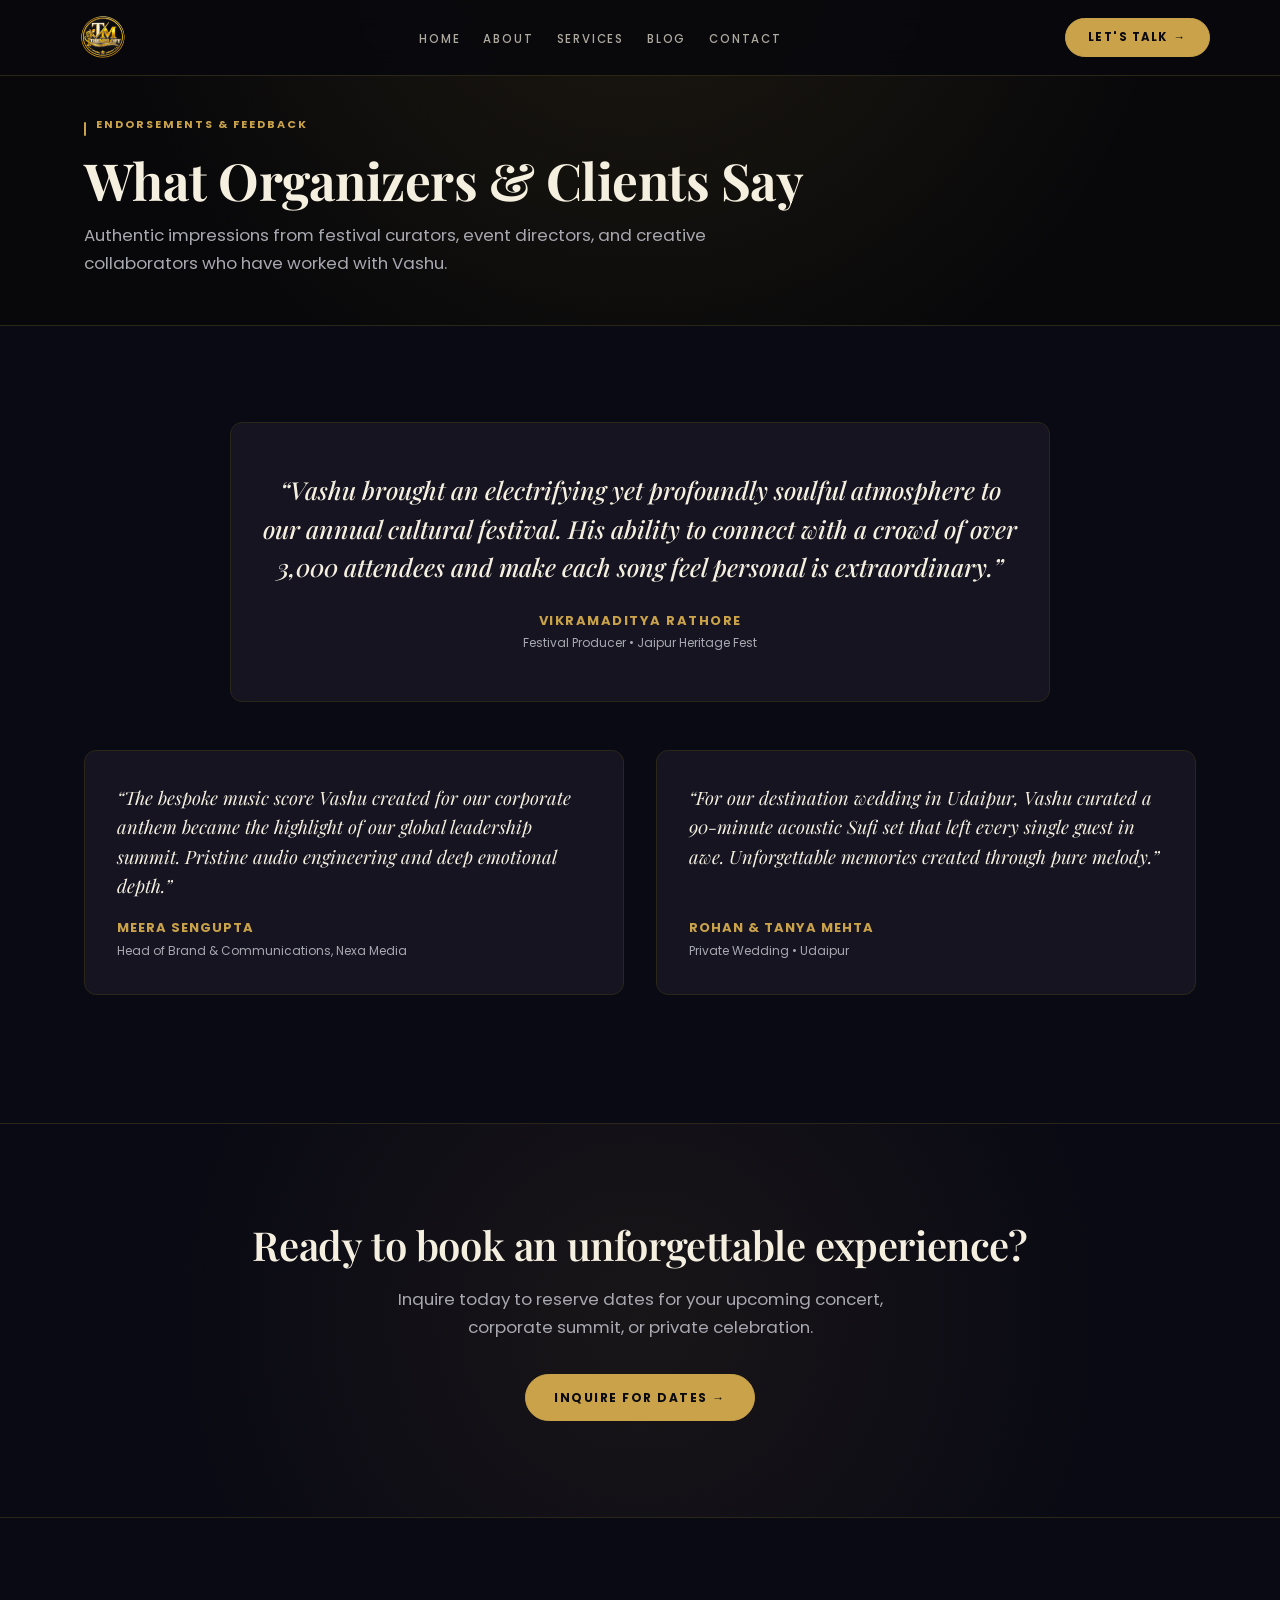
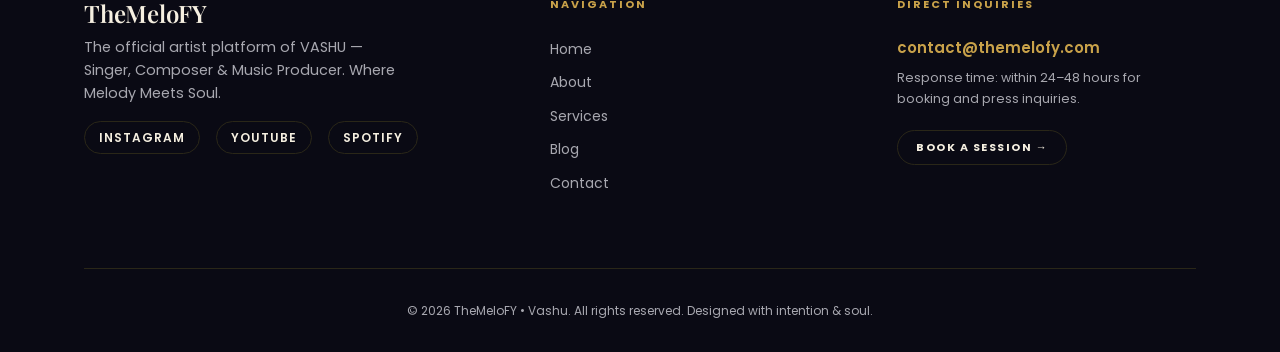
<file: testimonials.html>
<!DOCTYPE html>
<html lang="en">
<head>
  <meta charset="UTF-8">
  <meta name="viewport" content="width=device-width, initial-scale=1.0">
  <title>Client Words & Reviews — Vashu | TheMeloFY</title>
  <meta name="description" content="Read reviews and testimonials from festival curators, event organizers, and directors who have worked with Vashu.">
  
  <!-- Google Fonts: Cinzel + Playfair Display + Poppins -->
  <link rel="preconnect" href="https://fonts.googleapis.com">
  <link rel="preconnect" href="https://fonts.gstatic.com" crossorigin>
  <link href="https://fonts.googleapis.com/css2?family=Cinzel:wght@600;700;800;900&family=Playfair+Display:ital,wght@0,400;0,500;0,600;0,700;1,400;1,500&family=Poppins:wght@300;400;500;600;700&display=swap" rel="stylesheet">
  
  
  <link rel="canonical" href="https://themelofy.com/testimonials.html">
  <link rel="icon" type="image/png" href="themelofy-logo-transparent.png">
  
  <!-- Open Graph / Facebook -->
  <meta property="og:type" content="website">
  <meta property="og:url" content="https://themelofy.com/testimonials.html">
  <meta property="og:title" content="Client Words & Reviews — Vashu | TheMeloFY">
  <meta property="og:description" content="Read reviews and testimonials from festival curators, event organizers, and directors who have worked with Vashu.">
  <meta property="og:image" content="https://themelofy.com/vashu-profile.jpg">

  <!-- Twitter -->
  <meta name="twitter:card" content="summary_large_image">
  <meta name="twitter:url" content="https://themelofy.com/testimonials.html">
  <meta name="twitter:title" content="Client Words & Reviews — Vashu | TheMeloFY">
  <meta name="twitter:description" content="Read reviews and testimonials from festival curators, event organizers, and directors who have worked with Vashu.">
  <meta name="twitter:image" content="https://themelofy.com/vashu-profile.jpg">
  
  <link rel="stylesheet" href="style.css">
</head>
<body>

  <!-- ================= HEADER / NAVBAR ================= -->
  <header id="siteHeader">
    <nav class="wrap header-nav-wrap">
      <a href="index.html" class="logo-brand" aria-label="TheMeloFY Home">
        <img src="themelofy-logo-transparent.png" alt="TheMeloFY Logo" class="logo-img">
      </a>

      <!-- Desktop Nav -->
      <ul class="nav-links">
        <li><a href="index.html">HOME</a></li>
        <li><a href="about.html">ABOUT</a></li>
        <li><a href="services.html">SERVICES</a></li>
        <li><a href="blog.html">BLOG</a></li>
        <li><a href="contact.html">CONTACT</a></li>
      </ul>

      <!-- Header CTA -->
      <div class="header-cta">
        <a href="contact.html" class="btn btn-header-talk">LET'S TALK <span class="cta-arrow">&rarr;</span></a>
      </div>

      <!-- Mobile Burger -->
      <div class="burger" id="burger" aria-label="Toggle Navigation Menu">
        <span></span>
        <span></span>
        <span></span>
      </div>
    </nav>
  </header>

  <!-- Mobile Drawer -->
  <div class="mobile-drawer-overlay" id="drawerOverlay"></div>
  <div class="mobile-nav-drawer" id="mobileDrawer">
    <div>
      <div style="display: flex; justify-content: space-between; align-items: center; margin-bottom: 2rem;">
        <img src="themelofy-logo-transparent.png" alt="TheMeloFY" style="height: 36px;">
        <button id="drawerClose" style="font-size: 1.6rem; color: var(--cream);">&times;</button>
      </div>
      <ul class="drawer-nav-list">
        <li><a href="index.html">Home</a></li>
        <li><a href="about.html">About</a></li>
        <li><a href="services.html">Services</a></li>
        <li><a href="blog.html">Blog</a></li>
        <li><a href="contact.html">Contact</a></li>
      </ul>
    </div>
    <div style="margin-top: 2rem;">
      <a href="contact.html" class="btn btn-gold" style="width: 100%;">LET'S TALK &rarr;</a>
    </div>
  </div>

  <main>
    
    <!-- PAGE HERO BANNER -->
    <section class="page-hero">
      <div class="wrap">
        <div class="page-hero-badge">
          <span class="kicker-gold-bar" aria-hidden="true"></span>
          <span class="eyebrow">ENDORSEMENTS &amp; FEEDBACK</span>
        </div>
        <h1 class="page-hero-title">What Organizers &amp; Clients Say</h1>
        <p class="page-hero-sub">Authentic impressions from festival curators, event directors, and creative collaborators who have worked with Vashu.</p>
      </div>
    </section>

    <!-- ONE LARGE FEATURED TESTIMONIAL -->
    <section class="section" style="padding-bottom: var(--space-6);">
      <div class="wrap">
        <div class="testimonial-featured-box">
          <p class="quote-serif">
            &ldquo;Vashu brought an electrifying yet profoundly soulful atmosphere to our annual cultural festival. His ability to connect with a crowd of over 3,000 attendees and make each song feel personal is extraordinary.&rdquo;
          </p>
          <div class="quote-author">Vikramaditya Rathore</div>
          <div class="quote-context">Festival Producer &bull; Jaipur Heritage Fest</div>
        </div>
      </div>
    </section>

    <!-- 2-COLUMN QUOTE GRID -->
    <section class="section" style="padding-top: 0;">
      <div class="wrap">
        <div class="portfolio-grid-2col">
          
          <!-- Quote 1 -->
          <div class="service-card">
            <p style="font-family: var(--font-serif); font-size: 1.15rem; font-style: italic; color: var(--cream); line-height: 1.6; margin-bottom: 1.25rem;">
              &ldquo;The bespoke music score Vashu created for our corporate anthem became the highlight of our global leadership summit. Pristine audio engineering and deep emotional depth.&rdquo;
            </p>
            <div>
              <h4 style="font-family: var(--font-sans); font-size: 13px; font-weight: 700; color: var(--gold-primary); text-transform: uppercase; letter-spacing: 1px;">Meera Sengupta</h4>
              <span style="font-size: 12px; color: var(--body-on-dark);">Head of Brand &amp; Communications, Nexa Media</span>
            </div>
          </div>

          <!-- Quote 2 -->
          <div class="service-card">
            <p style="font-family: var(--font-serif); font-size: 1.15rem; font-style: italic; color: var(--cream); line-height: 1.6; margin-bottom: 1.25rem;">
              &ldquo;For our destination wedding in Udaipur, Vashu curated a 90-minute acoustic Sufi set that left every single guest in awe. Unforgettable memories created through pure melody.&rdquo;
            </p>
            <div>
              <h4 style="font-family: var(--font-sans); font-size: 13px; font-weight: 700; color: var(--gold-primary); text-transform: uppercase; letter-spacing: 1px;">Rohan &amp; Tanya Mehta</h4>
              <span style="font-size: 12px; color: var(--body-on-dark);">Private Wedding &bull; Udaipur</span>
            </div>
          </div>

        </div>
      </div>
    </section>

    <!-- FINAL CTA -->
    <section class="final-cta-section">
      <div class="wrap text-center">
        <h2 class="final-cta-title">Ready to book an unforgettable experience?</h2>
        <p class="final-cta-desc">Inquire today to reserve dates for your upcoming concert, corporate summit, or private celebration.</p>
        <a href="contact.html" class="btn btn-gold">Inquire For Dates &rarr;</a>
      </div>
    </section>

  </main>

  <!-- FOOTER -->
  <footer class="footer">
    <div class="wrap">
      <div class="footer-grid-3col">
        <div>
          <h3 class="footer-brand-title">TheMeloFY</h3>
          <p class="footer-tagline">The official artist platform of VASHU — Singer, Composer &amp; Music Producer. Where Melody Meets Soul.</p>
          <div class="footer-social-links" style="margin-top: 1rem;">
            <a href="https://instagram.com" class="social-pill" target="_blank" rel="noopener">Instagram</a>
            <a href="https://youtube.com" class="social-pill" target="_blank" rel="noopener">YouTube</a>
            <a href="https://spotify.com" class="social-pill" target="_blank" rel="noopener">Spotify</a>
          </div>
        </div>
        <div>
          <h4 class="footer-heading">Navigation</h4>
          <ul class="footer-nav-list">
            <li><a href="index.html">Home</a></li>
            <li><a href="about.html">About</a></li>
            <li><a href="services.html">Services</a></li>
            <li><a href="blog.html">Blog</a></li>
            <li><a href="contact.html">Contact</a></li>
          </ul>
        </div>
        <div>
          <h4 class="footer-heading">Direct Inquiries</h4>
          <p style="font-size: 15px; color: var(--cream); font-weight: 600; margin-bottom: 0.5rem;"><a href="mailto:contact@themelofy.com" style="color: var(--gold-primary);">contact@themelofy.com</a></p>
          <p style="font-size: 12.5px; color: var(--body-on-dark); margin-bottom: 1.25rem;">Response time: within 24–48 hours for booking and press inquiries.</p>
          <a href="contact.html" class="btn btn-outline btn-sm">Book A Session &rarr;</a>
        </div>
      </div>
      <div class="footer-copyright-line">&copy; 2026 TheMeloFY &bull; Vashu. All rights reserved. Designed with intention &amp; soul.</div>
    </div>
  </footer>

  <script>
    const header = document.getElementById('siteHeader');
    window.addEventListener('scroll', () => {
      if (window.scrollY > 20) header.classList.add('scrolled');
      else header.classList.remove('scrolled');
    });

    const burger = document.getElementById('burger');
    const drawer = document.getElementById('mobileDrawer');
    const overlay = document.getElementById('drawerOverlay');
    const drawerClose = document.getElementById('drawerClose');

    function openMenu() {
      drawer.classList.add('active');
      overlay.classList.add('active');
      document.body.style.overflow = 'hidden';
    }

    function closeMenu() {
      drawer.classList.remove('active');
      overlay.classList.remove('active');
      document.body.style.overflow = '';
    }

    if (burger) burger.addEventListener('click', openMenu);
    if (drawerClose) drawerClose.addEventListener('click', closeMenu);
    if (overlay) overlay.addEventListener('click', closeMenu);
  </script>
</body>
</html>
</file>
<file: style.css>
/* ==========================================================================
   THEMELOFY (VASHU) — PREMIUM WEBSITE REDESIGN SPECIFICATION (v1.0)
   Single Source of Truth: Themelofy Premium Website Redesign Blueprint
   Dark + Gold Identity Strictly Preserved | Minimal, Clean, Spacious & Modern
   ========================================================================== */

/* --------------------------------------------------------------------------
   1. ROOT DESIGN TOKENS (8px Spacing System & Exact Brand Palette)
   -------------------------------------------------------------------------- */
:root {
  /* Exact Colors from Specification */
  --bg-dark: #0A0A14;
  --bg-surface: #14121C;
  --bg-card: #151420;
  --bg-card-hover: #1A1826;
  
  --bg-light: #FFFFFF;
  --bg-light-alt: #FDFDFB;
  
  --gold-primary: #C9A24A;
  --gold-hover: #B8923E;
  --gold-soft: #E8DCC0;
  --gold-border-dark: #2a2718;
  --gold-border-light: #E8DCC0;
  --gold-subtle: rgba(201, 162, 74, 0.08);
  --gold-focus-ring: rgba(201, 162, 74, 0.35);

  --cream: #F5EFE0;
  --ink: #5C5850;
  --text-dark: #141414;
  --body-on-dark: #A8A8B0;
  --body-on-light: #8A8A8A;
  --white: #FFFFFF;

  /* Typography */
  --font-serif: 'Playfair Display', Georgia, serif;
  --font-sans: 'Poppins', 'Inter', -apple-system, BlinkMacSystemFont, 'Segoe UI', Roboto, sans-serif;

  /* 8px Spacing Base Grid */
  --space-1: 8px;
  --space-2: 16px;
  --space-3: 24px;
  --space-4: 32px;
  --space-5: 40px;
  --space-6: 48px;
  --space-7: 56px;
  --space-8: 64px;
  --space-10: 80px;
  --space-12: 96px;
  --space-14: 112px;

  /* Layout */
  --max-content-width: 1160px;
  --header-height-desktop: 76px;
  --header-height-mobile: 60px;

  /* Component Radii */
  --radius-sm: 6px;
  --radius-card: 12px;
  --radius-pill: 999px;

  /* Restrained Motion & Transitions (180ms - 250ms ease-out) */
  --transition-fast: 180ms ease-out;
  --transition-normal: 250ms ease-out;
}

/* --------------------------------------------------------------------------
   2. RESET & GLOBAL BASE STYLES
   -------------------------------------------------------------------------- */
*, *::before, *::after {
  margin: 0;
  padding: 0;
  box-sizing: border-box;
}

html {
  scroll-behavior: smooth;
  font-size: 16px;
}

body {
  background-color: var(--bg-dark);
  color: var(--body-on-dark);
  font-family: var(--font-sans);
  font-size: 16px;
  font-weight: 400;
  line-height: 1.6;
  -webkit-font-smoothing: antialiased;
  -moz-osx-font-smoothing: grayscale;
  overflow-x: hidden;
}

img, svg, video {
  display: block;
  max-width: 100%;
}

a {
  color: inherit;
  text-decoration: none;
  transition: color var(--transition-fast), border-color var(--transition-fast), transform var(--transition-fast);
}

button, input, select, textarea {
  font-family: inherit;
  font-size: inherit;
  color: inherit;
}

button {
  cursor: pointer;
  border: none;
  background: none;
}

ul, ol {
  list-style: none;
}

/* --------------------------------------------------------------------------
   3. TYPOGRAPHY SYSTEM
   -------------------------------------------------------------------------- */
h1, h2, h3, h4, h5, h6 {
  font-family: var(--font-serif);
  color: var(--cream);
  font-weight: 600;
  line-height: 1.25;
  letter-spacing: -0.01em;
}

h1 {
  font-size: 2.75rem;
  font-weight: 700;
}

h2.section-title {
  font-size: 2.125rem; /* ~34px max on desktop */
  font-weight: 600;
  margin-top: var(--space-1);
  margin-bottom: var(--space-2);
}

h2.section-title em, h2.section-title span {
  font-style: italic;
  color: var(--cream);
  font-weight: 500;
}

h3 {
  font-size: 1.35rem;
  font-weight: 600;
  margin-bottom: var(--space-1);
}

p {
  color: var(--body-on-dark);
  line-height: 1.65;
}

.eyebrow {
  display: inline-block;
  font-family: var(--font-sans);
  font-size: 11px;
  font-weight: 700;
  text-transform: uppercase;
  letter-spacing: 2px;
  color: var(--gold-primary);
  margin-bottom: var(--space-1);
}

.text-link-arrow {
  display: inline-flex;
  align-items: center;
  gap: var(--space-1);
  font-family: var(--font-sans);
  font-size: 12px;
  font-weight: 700;
  text-transform: uppercase;
  letter-spacing: 1px;
  color: var(--gold-primary);
  transition: var(--transition-fast);
}

.text-link-arrow span.arrow {
  display: inline-block;
  transition: transform var(--transition-fast);
}

.text-link-arrow:hover span.arrow {
  transform: translateX(4px);
}

/* --------------------------------------------------------------------------
   4. LAYOUT & CONTAINERS (Max Width 1160px, 8px Grid)
   -------------------------------------------------------------------------- */
.wrap, .container {
  width: 100%;
  max-width: var(--max-content-width);
  margin-left: auto;
  margin-right: auto;
  padding-left: var(--space-3);
  padding-right: var(--space-3);
}

.section {
  padding-top: var(--space-12); /* 96px */
  padding-bottom: var(--space-12);
  position: relative;
}

.section-header {
  margin-bottom: var(--space-6);
}

.section-header.text-center {
  text-align: center;
  max-width: 680px;
  margin-left: auto;
  margin-right: auto;
}

.section-sub {
  font-size: 1rem;
  color: var(--body-on-dark);
  line-height: 1.6;
}

.divider-1px {
  height: 1px;
  background-color: var(--gold-border-dark);
  width: 100%;
  border: none;
}

/* --------------------------------------------------------------------------
   5. BUTTONS (Pill Radius 999px, Luxury Gold & Editorial Outlines)
   -------------------------------------------------------------------------- */
.btn {
  display: inline-flex;
  align-items: center;
  justify-content: center;
  gap: var(--space-1);
  border-radius: var(--radius-pill);
  font-family: var(--font-sans);
  font-size: 12px;
  font-weight: 700;
  text-transform: uppercase;
  letter-spacing: 1.5px;
  transition: all var(--transition-fast);
  white-space: nowrap;
  cursor: pointer;
}

.btn-primary, .btn-gold {
  background-color: var(--gold-primary);
  color: #0A0A0E;
  padding: 13px 28px;
  border: 1px solid var(--gold-primary);
}

.btn-primary:hover, .btn-gold:hover {
  background-color: var(--gold-hover);
  border-color: var(--gold-hover);
  color: #0A0A0E;
  transform: translateY(-2px);
  box-shadow: 0 8px 24px rgba(201, 162, 74, 0.25);
}

.btn-secondary, .btn-outline {
  background-color: transparent;
  color: var(--cream);
  border: 1px solid var(--gold-border-dark);
  padding: 13px 28px;
}

.btn-secondary:hover, .btn-outline:hover {
  border-color: var(--gold-primary);
  color: var(--gold-primary);
  transform: translateY(-2px);
}

.btn-sm {
  padding: 8px 18px;
  font-size: 11px;
}

/* Header specific CTA */
.header-cta .btn,
.btn-header-talk {
  background-color: var(--gold-primary);
  color: #0A0A0E;
  padding: 9px 22px;
  font-size: 11.5px;
  font-weight: 700;
  letter-spacing: 1.5px;
  border-radius: var(--radius-pill);
  border: 1px solid var(--gold-primary);
  display: inline-flex;
  align-items: center;
  gap: 6px;
  transition: all var(--transition-fast);
}

.header-cta .btn .cta-arrow,
.btn-header-talk .cta-arrow {
  transition: transform var(--transition-fast);
  display: inline-block;
}

.header-cta .btn:hover,
.btn-header-talk:hover {
  background-color: var(--gold-hover);
  border-color: var(--gold-hover);
  color: #0A0A0E;
  transform: translateY(-1px);
  box-shadow: 0 6px 20px rgba(201, 162, 74, 0.28);
}

.header-cta .btn:hover .cta-arrow,
.btn-header-talk:hover .cta-arrow {
  transform: translateX(3px);
}

/* Hero specific Buttons */
.btn-hero-gold {
  background-color: var(--gold-primary);
  color: #0A0A0E;
  padding: 14px 30px;
  font-size: 12.5px;
  font-weight: 700;
  letter-spacing: 1.5px;
  border-radius: var(--radius-pill);
  border: 1px solid var(--gold-primary);
  display: inline-flex;
  align-items: center;
  gap: 8px;
  box-shadow: 0 8px 24px rgba(201, 162, 74, 0.22);
}

.btn-hero-gold .arrow {
  transition: transform var(--transition-fast);
  display: inline-block;
}

.btn-hero-gold:hover {
  background-color: var(--gold-hover);
  border-color: var(--gold-hover);
  color: #0A0A0E;
  transform: translateY(-2px);
  box-shadow: 0 12px 30px rgba(201, 162, 74, 0.35);
}

.btn-hero-gold:hover .arrow {
  transform: translateX(4px);
}

.btn-hero-listen {
  background: rgba(18, 16, 22, 0.7);
  color: var(--cream);
  padding: 10px 26px 10px 14px;
  font-size: 12.5px;
  font-weight: 600;
  letter-spacing: 1.5px;
  border-radius: var(--radius-pill);
  border: 1px solid rgba(201, 162, 74, 0.4);
  display: inline-flex;
  align-items: center;
  gap: 12px;
  backdrop-filter: blur(8px);
  -webkit-backdrop-filter: blur(8px);
}

.listen-icon-circle {
  width: 28px;
  height: 28px;
  border-radius: 50%;
  background: var(--cream);
  color: #0A0A0E;
  display: inline-flex;
  align-items: center;
  justify-content: center;
  padding-left: 2px;
  transition: transform var(--transition-fast), background-color var(--transition-fast), color var(--transition-fast);
}

.btn-hero-listen:hover {
  border-color: var(--gold-primary);
  color: var(--white);
  background: rgba(201, 162, 74, 0.12);
  transform: translateY(-2px);
}

.btn-hero-listen:hover .listen-icon-circle {
  background: var(--gold-primary);
  color: #0A0A0E;
  transform: scale(1.08);
}

/* --------------------------------------------------------------------------
   6. HEADER & NAVIGATION (76px Desktop, Thin, Crisp & Luxury)
   -------------------------------------------------------------------------- */
#siteHeader, .header {
  position: fixed;
  top: 0;
  left: 0;
  right: 0;
  z-index: 1000;
  height: var(--header-height-desktop);
  background-color: rgba(9, 9, 13, 0.95);
  backdrop-filter: blur(14px);
  -webkit-backdrop-filter: blur(14px);
  border-bottom: 1px solid var(--gold-border-dark);
  transition: background-color var(--transition-normal), border-color var(--transition-normal);
}

/* On Homepage top hero, header blends seamlessly */
body.home-page #siteHeader:not(.scrolled) {
  background-color: transparent;
  border-bottom: 1px solid transparent;
}

#siteHeader.scrolled, .header.scrolled {
  background-color: rgba(9, 9, 13, 0.96);
  backdrop-filter: blur(16px);
  -webkit-backdrop-filter: blur(16px);
  border-bottom: 1px solid var(--gold-border-dark);
}

#siteHeader nav,
.header nav,
.header-nav-wrap {
  display: flex;
  align-items: center;
  justify-content: space-between;
  height: 100%;
  max-width: 1380px;
  width: 94%;
  margin-left: auto;
  margin-right: auto;
  padding-left: var(--space-4);
  padding-right: var(--space-4);
}

.logo-brand {
  display: flex;
  align-items: center;
  gap: var(--space-1);
  flex-shrink: 0;
}

.logo-img {
  height: 44px;
  width: auto;
  object-fit: contain;
  transition: transform var(--transition-fast);
}

.logo-brand:hover .logo-img {
  transform: scale(1.03);
}

.nav-links {
  display: flex;
  align-items: center;
  justify-content: center;
  gap: clamp(1rem, 1.8vw, 2.25rem);
  white-space: nowrap;
}

.nav-links li a {
  font-family: var(--font-sans);
  font-size: 11.5px;
  font-weight: 500;
  text-transform: uppercase;
  letter-spacing: 1.8px;
  color: rgba(245, 239, 224, 0.7);
  padding: 6px 0;
  position: relative;
  transition: color var(--transition-fast);
}

.nav-links li a:hover {
  color: var(--white);
}

.nav-links li a.active {
  color: var(--cream);
  font-weight: 600;
}

.nav-links li a.active::after {
  content: '';
  position: absolute;
  bottom: -4px;
  left: 0;
  width: 100%;
  height: 2px;
  background-color: var(--gold-primary);
  border-radius: 1px;
}

.header-cta {
  display: flex;
  align-items: center;
  flex-shrink: 0;
}

/* Mobile Hamburger */
.burger {
  display: none;
  flex-direction: column;
  gap: 5px;
  width: 32px;
  height: 32px;
  justify-content: center;
  align-items: center;
  cursor: pointer;
  z-index: 1002;
}

.burger span {
  display: block;
  width: 22px;
  height: 2px;
  background-color: var(--cream);
  border-radius: 1px;
  transition: var(--transition-fast);
}

/* Mobile Slide-in Drawer */
.mobile-nav-drawer {
  position: fixed;
  top: 0;
  right: -320px;
  width: 300px;
  max-width: 85vw;
  height: 100vh;
  background-color: var(--bg-dark);
  border-left: 1px solid var(--gold-border-dark);
  z-index: 1001;
  padding: var(--space-5) var(--space-4);
  display: flex;
  flex-direction: column;
  justify-content: space-between;
  transition: right var(--transition-normal);
}

.mobile-nav-drawer.active {
  right: 0;
}

.drawer-nav-list {
  display: flex;
  flex-direction: column;
  gap: 1.25rem;
}

.drawer-nav-list li a {
  font-family: var(--font-sans);
  font-size: 1.05rem;
  font-weight: 500;
  letter-spacing: 1.5px;
  text-transform: uppercase;
  color: var(--cream);
  display: block;
  padding: 4px 0;
  transition: color var(--transition-fast);
}

.drawer-nav-list li a.active {
  color: var(--gold-primary);
  font-weight: 700;
}

.mobile-drawer-overlay {
  position: fixed;
  inset: 0;
  background-color: rgba(6, 6, 9, 0.82);
  backdrop-filter: blur(6px);
  -webkit-backdrop-filter: blur(6px);
  z-index: 1000;
  opacity: 0;
  visibility: hidden;
  transition: opacity var(--transition-normal), visibility var(--transition-normal);
}

.mobile-drawer-overlay.active {
  opacity: 1;
  visibility: visible;
}

/* --------------------------------------------------------------------------
   6.1. GLOBAL INNER PAGE HERO / BANNER
   -------------------------------------------------------------------------- */
.page-hero {
  padding-top: calc(var(--header-height-desktop) + 40px);
  padding-bottom: var(--space-6);
  background: radial-gradient(circle at 50% -30%, rgba(201, 162, 74, 0.12) 0%, rgba(10, 10, 20, 0) 70%), #08080A;
  border-bottom: 1px solid var(--gold-border-dark);
  position: relative;
}

.page-hero-badge {
  display: inline-flex;
  align-items: center;
  gap: 10px;
  margin-bottom: 8px;
}

.page-hero-title {
  font-family: var(--font-serif);
  font-size: clamp(2.3rem, 4.2vw, 3.2rem);
  font-weight: 700;
  color: var(--cream);
  line-height: 1.18;
  letter-spacing: -0.01em;
  margin-bottom: 12px;
}

.page-hero-sub {
  font-family: var(--font-sans);
  font-size: 1.05rem;
  color: var(--body-on-dark);
  max-width: 680px;
  line-height: 1.65;
}

/* --------------------------------------------------------------------------
   6.2. GALLERY LIGHTBOX MODAL
   -------------------------------------------------------------------------- */
.lightbox-modal {
  position: fixed;
  inset: 0;
  background-color: rgba(5, 5, 8, 0.94);
  backdrop-filter: blur(12px);
  -webkit-backdrop-filter: blur(12px);
  z-index: 2000;
  display: flex;
  flex-direction: column;
  align-items: center;
  justify-content: center;
  opacity: 0;
  visibility: hidden;
  transition: opacity 0.3s ease, visibility 0.3s ease;
  padding: 24px;
}

.lightbox-modal.active {
  opacity: 1;
  visibility: visible;
}

.lightbox-img-wrap {
  position: relative;
  max-width: 900px;
  max-height: 80vh;
  display: flex;
  align-items: center;
  justify-content: center;
}

.lightbox-img {
  max-width: 100%;
  max-height: 80vh;
  object-fit: contain;
  border-radius: 8px;
  border: 1px solid var(--gold-border-dark);
  box-shadow: 0 20px 50px rgba(0, 0, 0, 0.8);
}

.lightbox-caption {
  font-family: var(--font-sans);
  font-size: 14px;
  color: var(--cream);
  margin-top: 16px;
  text-align: center;
  letter-spacing: 1px;
}

.lightbox-close {
  position: absolute;
  top: 24px;
  right: 28px;
  width: 44px;
  height: 44px;
  border-radius: 50%;
  background: rgba(20, 18, 28, 0.8);
  border: 1px solid var(--gold-border-dark);
  color: var(--cream);
  font-size: 1.6rem;
  display: flex;
  align-items: center;
  justify-content: center;
  cursor: pointer;
  transition: all var(--transition-fast);
}

.lightbox-close:hover {
  background: var(--gold-primary);
  color: #0A0A0E;
  border-color: var(--gold-primary);
  transform: scale(1.08);
}

/* --------------------------------------------------------------------------
   7. HERO SECTION (EDITORIAL CINEMATIC PORTFOLIO WITH LUXURY ANIMATIONS)
   -------------------------------------------------------------------------- */
.hero {
  min-height: 94vh;
  position: relative;
  display: flex;
  align-items: center;
  padding-top: calc(var(--header-height-desktop) + 12px);
  padding-bottom: var(--space-6);
  background-color: #08080A;
  overflow: hidden;
}

.hero-ambient-glow {
  position: absolute;
  inset: 0;
  background: radial-gradient(circle at 74% 42%, rgba(201, 162, 74, 0.12) 0%, rgba(140, 102, 35, 0.05) 45%, rgba(8, 8, 10, 0) 75%);
  pointer-events: none;
  z-index: 1;
  animation: ambientGlowBreathe 10s ease-in-out infinite alternate;
}

.hero-wrap {
  position: relative;
  z-index: 2;
  max-width: 1380px;
  width: 94%;
  padding-left: var(--space-4);
  padding-right: var(--space-4);
}

.hero-grid {
  display: grid;
  grid-template-columns: 42% 58%;
  gap: var(--space-4);
  align-items: center;
}

/* Left Hero Content - Staggered Cinematic Animations */
.hero-content {
  max-width: 530px;
  z-index: 3;
}

.hero-kicker-badge {
  display: inline-flex;
  align-items: center;
  gap: 10px;
  margin-bottom: 12px;
  animation: heroFadeSlideRight 0.8s cubic-bezier(0.16, 1, 0.3, 1) 0.1s both;
}

.kicker-gold-bar {
  display: inline-block;
  width: 2px;
  height: 14px;
  background-color: var(--gold-primary);
  border-radius: 1px;
}

.hero-kicker-text {
  font-family: var(--font-sans);
  font-size: 11px;
  font-weight: 600;
  text-transform: uppercase;
  letter-spacing: 2.6px;
  color: var(--gold-soft);
}

.hero-name {
  font-family: 'Cinzel', 'Playfair Display', Georgia, serif;
  font-size: clamp(3.8rem, 5.6vw, 5.6rem);
  font-weight: 800;
  line-height: 0.95;
  letter-spacing: 0.04em;
  text-transform: uppercase;
  margin-bottom: 12px;
  display: flex;
  align-items: baseline;
  animation: heroNameReveal 1.1s cubic-bezier(0.16, 1, 0.3, 1) 0.25s both;
}

.hero-name .vashu-base {
  color: #FFFFFF;
}

.hero-name .vashu-accent {
  color: #D4AF37;
  display: inline-block;
  text-shadow: 0 0 20px rgba(212, 175, 55, 0.35);
  animation: goldShimmer 4s ease-in-out infinite alternate;
}

.hero-role {
  font-family: var(--font-sans);
  font-size: 12.5px;
  font-weight: 600;
  text-transform: uppercase;
  letter-spacing: 2.2px;
  color: var(--gold-primary);
  margin-bottom: 16px;
  animation: heroFadeSlideUp 0.8s cubic-bezier(0.16, 1, 0.3, 1) 0.4s both;
}

.hero-gold-separator {
  width: 44px;
  height: 1.5px;
  background-color: var(--gold-primary);
  margin-bottom: 24px;
  animation: separatorExpand 0.8s cubic-bezier(0.16, 1, 0.3, 1) 0.5s both;
}

.hero-headline {
  font-family: var(--font-serif);
  font-size: clamp(1.9rem, 2.7vw, 2.6rem);
  font-weight: 500;
  color: var(--cream);
  line-height: 1.22;
  margin-bottom: 16px;
  letter-spacing: -0.01em;
  animation: heroFadeSlideUp 0.9s cubic-bezier(0.16, 1, 0.3, 1) 0.6s both;
}

.hero-desc {
  font-family: var(--font-sans);
  font-size: 14.5px;
  color: rgba(245, 239, 224, 0.72);
  line-height: 1.65;
  margin-bottom: 30px;
  max-width: 470px;
  animation: heroFadeSlideUp 0.9s cubic-bezier(0.16, 1, 0.3, 1) 0.75s both;
}

.hero-ctas {
  display: flex;
  align-items: center;
  gap: var(--space-3);
  flex-wrap: wrap;
  animation: heroFadeSlideUp 0.9s cubic-bezier(0.16, 1, 0.3, 1) 0.9s both;
}

/* Right Column: Editorial Portrait with Custom Gold Background Artwork */
.hero-portrait-stage {
  position: relative;
  display: flex;
  justify-content: flex-end;
  align-items: flex-end;
  min-height: 580px;
  width: 100%;
}

.hero-gold-artwork {
  position: absolute;
  inset: 0;
  pointer-events: none;
  z-index: 1;
  display: flex;
  align-items: center;
  justify-content: flex-end;
}

.gold-sun-disc {
  position: absolute;
  width: 530px;
  height: 530px;
  border-radius: 50%;
  top: -15px;
  right: 10px;
  background: radial-gradient(circle at 45% 45%, #9e7d3b 0%, #6f5322 40%, #2f230d 72%, rgba(8, 8, 10, 0) 100%);
  opacity: 0.78;
  filter: blur(0.5px);
  animation: discEntrance 1.4s cubic-bezier(0.16, 1, 0.3, 1) 0.3s both, sunBreathe 9s ease-in-out 1.7s infinite alternate;
  will-change: transform, opacity;
}

.gold-orbital-lines {
  position: absolute;
  width: 720px;
  height: 720px;
  top: -85px;
  right: -75px;
  pointer-events: none;
  opacity: 0.82;
  animation: orbitEntrance 1.6s cubic-bezier(0.16, 1, 0.3, 1) 0.4s both, slowOrbitalSpin 90s linear 2s infinite;
  will-change: transform;
}

.portrait-photo-wrapper {
  position: relative;
  z-index: 3;
  width: 100%;
  max-width: 760px;
  display: flex;
  justify-content: flex-end;
  align-items: flex-end;
  transform: scale(1.15);
  transform-origin: bottom right;
  margin-bottom: -15px;
  animation: portraitRise 1.2s cubic-bezier(0.16, 1, 0.3, 1) 0.35s both;
  will-change: transform, opacity;
}

.hero-vashu-img {
  width: 100%;
  max-width: 740px;
  height: auto;
  object-fit: contain;
  display: block;
  -webkit-mask-image: linear-gradient(to bottom, black 90%, transparent 100%);
  mask-image: linear-gradient(to bottom, black 90%, transparent 100%);
  filter: contrast(1.05) brightness(1.02);
  transition: transform 0.4s ease-out, filter 0.4s ease-out;
}

.hero-vashu-img:hover {
  filter: contrast(1.08) brightness(1.04);
}

/* ==========================================================================
   ANIMATION KEYFRAMES
   ========================================================================== */
@keyframes heroFadeSlideRight {
  from {
    opacity: 0;
    transform: translateX(-20px);
  }
  to {
    opacity: 1;
    transform: translateX(0);
  }
}

@keyframes heroFadeSlideUp {
  from {
    opacity: 0;
    transform: translateY(22px);
  }
  to {
    opacity: 1;
    transform: translateY(0);
  }
}

@keyframes heroNameReveal {
  from {
    opacity: 0;
    transform: translateY(28px);
    letter-spacing: 0.08em;
  }
  to {
    opacity: 1;
    transform: translateY(0);
    letter-spacing: 0.04em;
  }
}

@keyframes separatorExpand {
  from {
    width: 0;
    opacity: 0;
  }
  to {
    width: 44px;
    opacity: 1;
  }
}

@keyframes goldShimmer {
  0% {
    text-shadow: 0 0 16px rgba(212, 175, 55, 0.3);
    filter: brightness(1);
  }
  50% {
    text-shadow: 0 0 28px rgba(212, 175, 55, 0.6), 0 0 10px rgba(245, 239, 224, 0.4);
    filter: brightness(1.08);
  }
  100% {
    text-shadow: 0 0 16px rgba(212, 175, 55, 0.3);
    filter: brightness(1);
  }
}

@keyframes discEntrance {
  from {
    opacity: 0;
    transform: scale(0.85);
  }
  to {
    opacity: 0.78;
    transform: scale(1);
  }
}

@keyframes sunBreathe {
  0% {
    transform: scale(1) translateY(0);
    opacity: 0.75;
  }
  50% {
    transform: scale(1.035) translateY(-4px);
    opacity: 0.88;
  }
  100% {
    transform: scale(1) translateY(0);
    opacity: 0.75;
  }
}

@keyframes orbitEntrance {
  from {
    opacity: 0;
    transform: scale(0.9) rotate(-15deg);
  }
  to {
    opacity: 0.82;
    transform: scale(1) rotate(0deg);
  }
}

@keyframes slowOrbitalSpin {
  from {
    transform: rotate(0deg);
  }
  to {
    transform: rotate(360deg);
  }
}

@keyframes portraitRise {
  from {
    opacity: 0;
    transform: scale(1.1) translateY(35px);
  }
  to {
    opacity: 1;
    transform: scale(1.15) translateY(0);
  }
}

@keyframes ambientGlowBreathe {
  0% {
    opacity: 0.8;
  }
  100% {
    opacity: 1.1;
  }
}

@keyframes goldDotPulse {
  0%, 100% {
    transform: scale(1);
    box-shadow: 0 0 6px rgba(201, 162, 74, 0.4);
  }
  50% {
    transform: scale(1.3);
    box-shadow: 0 0 12px rgba(201, 162, 74, 0.85);
  }
}

/* --------------------------------------------------------------------------
   8. TRUST STRIP (Luxury Credential Showcase Cards)
   -------------------------------------------------------------------------- */
.trust-strip {
  padding: 22px 0;
  border-top: 1px solid rgba(201, 162, 74, 0.22);
  border-bottom: 1px solid rgba(201, 162, 74, 0.18);
  background: linear-gradient(180deg, #070709 0%, #0d0c12 100%);
  position: relative;
  z-index: 5;
  animation: heroFadeSlideUp 1s cubic-bezier(0.16, 1, 0.3, 1) 0.95s both;
}

.trust-wrap {
  max-width: 1380px;
  width: 94%;
  padding-left: var(--space-4);
  padding-right: var(--space-4);
}

.trust-cards-grid {
  display: grid;
  grid-template-columns: repeat(4, 1fr);
  gap: var(--space-3);
}

.trust-card {
  display: flex;
  align-items: center;
  gap: 14px;
  padding: 14px 18px;
  background: rgba(18, 16, 24, 0.55);
  border: 1px solid rgba(201, 162, 74, 0.2);
  border-radius: 12px;
  backdrop-filter: blur(10px);
  -webkit-backdrop-filter: blur(10px);
  transition: all 0.3s cubic-bezier(0.16, 1, 0.3, 1);
  cursor: default;
}

.trust-card:hover {
  background: rgba(26, 22, 34, 0.85);
  border-color: var(--gold-primary);
  transform: translateY(-3px);
  box-shadow: 0 10px 24px rgba(201, 162, 74, 0.14), 0 0 1px rgba(201, 162, 74, 0.5);
}

.trust-card-icon {
  width: 38px;
  height: 38px;
  border-radius: 50%;
  background: rgba(201, 162, 74, 0.1);
  border: 1px solid rgba(201, 162, 74, 0.3);
  color: var(--gold-primary);
  display: flex;
  align-items: center;
  justify-content: center;
  flex-shrink: 0;
  transition: all 0.3s ease;
}

.trust-card:hover .trust-card-icon {
  background: var(--gold-primary);
  color: #0A0A0E;
  transform: scale(1.08) rotate(5deg);
  box-shadow: 0 0 14px rgba(201, 162, 74, 0.45);
}

.trust-card-info {
  display: flex;
  flex-direction: column;
  gap: 2px;
  min-width: 0;
}

.trust-card-title {
  font-family: var(--font-sans);
  font-size: 11.5px;
  font-weight: 700;
  text-transform: uppercase;
  letter-spacing: 1.4px;
  color: var(--cream);
  transition: color 0.3s ease;
  white-space: nowrap;
  overflow: hidden;
  text-overflow: ellipsis;
}

.trust-card:hover .trust-card-title {
  color: #FFFFFF;
}

.trust-card-sub {
  font-family: var(--font-sans);
  font-size: 10.5px;
  font-weight: 400;
  letter-spacing: 0.5px;
  color: rgba(245, 239, 224, 0.55);
  white-space: nowrap;
  overflow: hidden;
  text-overflow: ellipsis;
}

/* --------------------------------------------------------------------------
   9. SELECTED WORK / PORTFOLIO (2 Large Image-First Tiles Per Row)
   -------------------------------------------------------------------------- */
.portfolio-grid-2col {
  display: grid;
  grid-template-columns: 1fr 1fr;
  gap: var(--space-4);
  margin-bottom: var(--space-4);
}

.work-card {
  position: relative;
  background-color: var(--bg-card);
  border: 1px solid var(--gold-border-dark);
  border-radius: var(--radius-card);
  overflow: hidden;
  transition: transform var(--transition-fast), border-color var(--transition-fast);
}

.work-card:hover {
  transform: translateY(-3px);
  border-color: var(--gold-primary);
}

.work-card-img-wrap {
  position: relative;
  width: 100%;
  aspect-ratio: 4 / 3;
  overflow: hidden;
  background-color: var(--bg-surface);
}

.work-card-img {
  width: 100%;
  height: 100%;
  object-fit: cover;
  transition: transform var(--transition-normal);
}

.work-card:hover .work-card-img {
  transform: scale(1.03);
}

.work-card-body {
  padding: var(--space-3) var(--space-4);
  display: flex;
  justify-content: space-between;
  align-items: center;
}

.work-card-title {
  font-family: var(--font-serif);
  font-size: 1.25rem;
  color: var(--cream);
  margin-bottom: 2px;
}

.work-card-category {
  font-family: var(--font-sans);
  font-size: 12px;
  color: var(--gold-primary);
  text-transform: uppercase;
  letter-spacing: 1px;
}

/* --------------------------------------------------------------------------
   10. SERVICES SECTION (3 Columns, Flat Cards, Border Only)
   -------------------------------------------------------------------------- */
.services-grid-3col {
  display: grid;
  grid-template-columns: repeat(3, 1fr);
  gap: var(--space-3);
}

.service-card {
  background-color: var(--bg-card);
  border: 1px solid var(--gold-border-dark);
  border-radius: var(--radius-card);
  padding: var(--space-4); /* 28px desktop */
  display: flex;
  flex-direction: column;
  justify-content: space-between;
  transition: transform var(--transition-fast), border-color var(--transition-fast);
}

.service-card:hover {
  transform: translateY(-3px);
  border-color: var(--gold-primary);
}

.service-icon-wrap {
  width: 44px;
  height: 44px;
  display: flex;
  align-items: center;
  justify-content: center;
  border-radius: var(--radius-sm);
  background-color: var(--gold-subtle);
  color: var(--gold-primary);
  margin-bottom: var(--space-3);
}

.service-title {
  font-family: var(--font-serif);
  font-size: 1.35rem;
  color: var(--cream);
  margin-bottom: var(--space-1);
}

.service-desc {
  font-size: 0.95rem;
  color: var(--body-on-dark);
  line-height: 1.6;
  margin-bottom: var(--space-3);
}

.service-bullets {
  margin-bottom: var(--space-3);
}

.service-bullets li {
  font-size: 0.85rem;
  color: var(--body-on-dark);
  padding: 4px 0;
  display: flex;
  align-items: center;
  gap: var(--space-1);
}

.service-bullets li::before {
  content: '—';
  color: var(--gold-primary);
  font-weight: 700;
}

/* --------------------------------------------------------------------------
   11. ABOUT / CREATOR SECTION (Left/Right Split, One Portrait, 3 Stats)
   -------------------------------------------------------------------------- */
.about-split-grid {
  display: grid;
  grid-template-columns: 0.9fr 1.1fr;
  gap: var(--space-6);
  align-items: center;
}

.about-portrait-card {
  border-radius: var(--radius-card);
  border: 1px solid var(--gold-border-dark);
  overflow: hidden;
  box-shadow: 0 16px 36px rgba(0, 0, 0, 0.35);
}

.about-portrait-img {
  width: 100%;
  height: 480px;
  object-fit: cover;
}

.about-story-content {
  display: flex;
  flex-direction: column;
}

.stats-row-3 {
  display: grid;
  grid-template-columns: repeat(3, 1fr);
  gap: var(--space-3);
  margin: var(--space-4) 0;
  padding: var(--space-3) 0;
  border-top: 1px solid var(--gold-border-dark);
  border-bottom: 1px solid var(--gold-border-dark);
}

.stat-item h4 {
  font-family: var(--font-serif);
  font-size: 2rem;
  color: var(--gold-primary);
  line-height: 1.1;
  margin-bottom: 2px;
}

.stat-item p {
  font-size: 11px;
  text-transform: uppercase;
  letter-spacing: 1px;
  color: var(--body-on-dark);
}

/* --------------------------------------------------------------------------
   12. PROCESS (4-Step Horizontal Row: 01 Discover, 02 Create, etc.)
   -------------------------------------------------------------------------- */
.process-grid-4col {
  display: grid;
  grid-template-columns: repeat(4, 1fr);
  gap: var(--space-3);
}

.process-step-card {
  background-color: var(--bg-card);
  border: 1px solid var(--gold-border-dark);
  border-radius: var(--radius-card);
  padding: var(--space-4);
  position: relative;
  transition: transform var(--transition-fast), border-color var(--transition-fast);
}

.process-step-card:hover {
  transform: translateY(-3px);
  border-color: var(--gold-primary);
}

.process-num {
  font-family: var(--font-serif);
  font-size: 1.5rem;
  font-weight: 700;
  color: var(--gold-primary);
  margin-bottom: var(--space-1);
}

.process-step-title {
  font-family: var(--font-serif);
  font-size: 1.15rem;
  color: var(--cream);
  margin-bottom: var(--space-1);
}

.process-step-desc {
  font-size: 0.875rem;
  color: var(--body-on-dark);
  line-height: 1.55;
}

/* --------------------------------------------------------------------------
   13. FEATURED TESTIMONIAL (Large, Centered, Serif Italic Quote)
   -------------------------------------------------------------------------- */
.testimonial-featured-box {
  max-width: 820px;
  margin: 0 auto;
  text-align: center;
  padding: var(--space-6) var(--space-4);
  background-color: var(--bg-card);
  border: 1px solid var(--gold-border-dark);
  border-radius: var(--radius-card);
}

.quote-serif {
  font-family: var(--font-serif);
  font-size: 1.55rem;
  font-style: italic;
  font-weight: 500;
  color: var(--cream);
  line-height: 1.55;
  margin-bottom: var(--space-3);
}

.quote-author {
  font-family: var(--font-sans);
  font-size: 13px;
  font-weight: 700;
  text-transform: uppercase;
  letter-spacing: 1.5px;
  color: var(--gold-primary);
}

.quote-context {
  font-size: 12px;
  color: var(--body-on-dark);
  margin-top: 2px;
}

/* --------------------------------------------------------------------------
   14. FINAL CALL TO ACTION (CTA)
   -------------------------------------------------------------------------- */
.final-cta-section {
  padding: var(--space-12) 0;
  background: radial-gradient(circle at 50% 50%, rgba(201, 162, 74, 0.08) 0%, var(--bg-dark) 70%);
  border-top: 1px solid var(--gold-border-dark);
  text-align: center;
}

.final-cta-title {
  font-family: var(--font-serif);
  font-size: 2.5rem;
  color: var(--cream);
  margin-bottom: var(--space-2);
}

.final-cta-desc {
  font-size: 1.05rem;
  color: var(--body-on-dark);
  max-width: 540px;
  margin: 0 auto var(--space-4) auto;
}

/* --------------------------------------------------------------------------
   15. MUSIC PLAYER & CLEAN TRACK LIST (Simplified per PDF)
   -------------------------------------------------------------------------- */
.music-player-card {
  background-color: var(--bg-card);
  border: 1px solid var(--gold-border-dark);
  border-radius: var(--radius-card);
  padding: var(--space-4);
  margin-bottom: var(--space-6);
  display: flex;
  align-items: center;
  gap: var(--space-4);
}

.music-art-circle {
  width: 90px;
  height: 90px;
  border-radius: 50%;
  border: 2px solid var(--gold-primary);
  background-color: var(--bg-surface);
  display: flex;
  align-items: center;
  justify-content: center;
  font-family: var(--font-serif);
  font-size: 1.25rem;
  color: var(--gold-primary);
  font-weight: 700;
}

.tracks-list-clean {
  border-top: 1px solid var(--gold-border-dark);
}

.track-row {
  display: grid;
  grid-template-columns: 40px 1fr 140px 60px 48px;
  align-items: center;
  padding: var(--space-2) var(--space-1);
  border-bottom: 1px solid var(--gold-border-dark);
  transition: background-color var(--transition-fast);
}

.track-row:hover, .track-row.active {
  background-color: var(--gold-subtle);
}

.track-row-num {
  font-family: var(--font-sans);
  font-size: 12px;
  color: var(--gold-primary);
  font-weight: 700;
}

.track-row-title h4 {
  font-family: var(--font-sans);
  font-size: 15px;
  font-weight: 600;
  color: var(--cream);
}

.track-row-tag {
  font-size: 12px;
  color: var(--body-on-dark);
}

.track-row-dur {
  font-size: 13px;
  color: var(--body-on-dark);
}

.track-play-btn {
  width: 32px;
  height: 32px;
  border-radius: 50%;
  background-color: var(--gold-primary);
  color: var(--text-dark);
  display: flex;
  align-items: center;
  justify-content: center;
  font-size: 12px;
}

/* --------------------------------------------------------------------------
   16. FORMS & INPUTS (Gold Focus-Ring, Single Column per PDF)
   -------------------------------------------------------------------------- */
.form-group {
  margin-bottom: var(--space-3);
}

.form-label {
  display: block;
  font-size: 12px;
  font-weight: 600;
  text-transform: uppercase;
  letter-spacing: 1px;
  color: var(--cream);
  margin-bottom: var(--space-1);
}

.form-input, .form-select, .form-textarea {
  width: 100%;
  background-color: var(--bg-card);
  border: 1px solid var(--gold-border-dark);
  border-radius: var(--radius-sm);
  padding: 14px 18px;
  color: var(--cream);
  outline: none;
  transition: border-color var(--transition-fast), box-shadow var(--transition-fast);
}

.form-input:focus, .form-select:focus, .form-textarea:focus {
  border-color: var(--gold-primary);
  box-shadow: 0 0 0 3px var(--gold-focus-ring);
}

/* --------------------------------------------------------------------------
   17. FOOTER (3 Columns Max: Brand / Navigation / Connect)
   -------------------------------------------------------------------------- */
.footer {
  background-color: var(--bg-dark);
  border-top: 1px solid var(--gold-border-dark);
  padding-top: var(--space-10);
  padding-bottom: var(--space-4);
}

.footer-grid-3col {
  display: grid;
  grid-template-columns: 1.4fr 1fr 1fr;
  gap: var(--space-6);
  margin-bottom: var(--space-8);
}

.footer-brand-title {
  font-family: var(--font-serif);
  font-size: 1.5rem;
  color: var(--cream);
  margin-bottom: var(--space-1);
}

.footer-tagline {
  font-size: 0.9rem;
  color: var(--body-on-dark);
  line-height: 1.6;
  max-width: 320px;
}

.footer-heading {
  font-family: var(--font-sans);
  font-size: 11px;
  font-weight: 700;
  text-transform: uppercase;
  letter-spacing: 2px;
  color: var(--gold-primary);
  margin-bottom: var(--space-3);
}

.footer-nav-list li {
  margin-bottom: var(--space-1);
}

.footer-nav-list a {
  font-size: 14px;
  color: var(--body-on-dark);
}

.footer-nav-list a:hover {
  color: var(--cream);
}

.footer-social-links {
  display: flex;
  gap: var(--space-2);
  margin-top: var(--space-2);
}

.social-pill {
  font-size: 12px;
  font-weight: 600;
  text-transform: uppercase;
  letter-spacing: 1px;
  color: var(--cream);
  border: 1px solid var(--gold-border-dark);
  padding: 6px 14px;
  border-radius: var(--radius-pill);
}

.social-pill:hover {
  border-color: var(--gold-primary);
  color: var(--gold-primary);
}

.footer-copyright-line {
  text-align: center;
  font-size: 12px;
  color: var(--body-on-dark);
  padding-top: var(--space-4);
  border-top: 1px solid var(--gold-border-dark);
}

/* --------------------------------------------------------------------------
   18. RESPONSIVE BREAKPOINTS (1440px, 1200px, 1024px, 880px, 768px, 480px, 375px)
   -------------------------------------------------------------------------- */
@media (max-width: 1200px) {
  .hero-grid {
    grid-template-columns: 46% 54%;
    gap: var(--space-3);
  }

  .gold-sun-disc {
    width: 440px;
    height: 440px;
  }

  .gold-orbital-lines {
    width: 580px;
    height: 580px;
  }

  .trust-cards-grid {
    gap: 10px;
  }

  .trust-card {
    padding: 12px 14px;
    gap: 10px;
  }

  .trust-card-title {
    font-size: 10.5px;
    letter-spacing: 1px;
  }

  .trust-card-sub {
    font-size: 9.5px;
  }
}

@media (max-width: 1024px) {
  .section {
    padding-top: var(--space-8);
    padding-bottom: var(--space-8);
  }

  .hero {
    min-height: auto;
    padding-top: calc(var(--header-height-desktop) + 24px);
    padding-bottom: var(--space-6);
  }

  .hero-grid {
    grid-template-columns: 50% 50%;
    gap: var(--space-3);
  }

  .hero-name {
    font-size: 3.8rem;
  }

  .hero-headline {
    font-size: 2rem;
  }

  .trust-cards-grid {
    grid-template-columns: repeat(2, 1fr);
    gap: 14px;
  }

  .services-grid-3col {
    grid-template-columns: repeat(2, 1fr);
  }

  .process-grid-4col {
    grid-template-columns: repeat(2, 1fr);
  }

  .gold-sun-disc {
    width: 380px;
    height: 380px;
  }

  .gold-orbital-lines {
    width: 500px;
    height: 500px;
  }
}

@media (max-width: 880px) {
  .nav-links, .header-cta {
    display: none;
  }

  .burger {
    display: flex;
  }
}

@media (max-width: 768px) {
  .section {
    padding-top: var(--space-7);
    padding-bottom: var(--space-7);
    padding-left: 20px;
    padding-right: 20px;
  }

  .hero {
    padding-top: calc(var(--header-height-desktop) + 16px);
    padding-bottom: var(--space-6);
  }

  .hero-grid {
    grid-template-columns: 1fr;
    gap: var(--space-6);
    text-align: center;
  }

  .hero-content {
    max-width: 100%;
    display: flex;
    flex-direction: column;
    align-items: center;
  }

  .hero-kicker-badge {
    justify-content: center;
  }

  .hero-name {
    font-size: 3.5rem;
    justify-content: center;
  }

  .hero-gold-separator {
    margin-left: auto;
    margin-right: auto;
  }

  .hero-headline {
    font-size: 1.85rem;
  }

  .hero-ctas {
    justify-content: center;
  }

  .hero-portrait-stage {
    min-height: 420px;
    order: 2;
  }

  .gold-sun-disc {
    width: 320px;
    height: 320px;
    top: 20px;
    right: calc(50% - 160px);
  }

  .gold-orbital-lines {
    width: 440px;
    height: 440px;
    top: -20px;
    right: calc(50% - 220px);
  }

  .hero-vashu-img {
    max-width: 440px;
  }

  .trust-cards-grid {
    grid-template-columns: repeat(2, 1fr);
    gap: 12px;
  }

  .portfolio-grid-2col {
    grid-template-columns: 1fr;
  }

  .services-grid-3col {
    grid-template-columns: 1fr;
  }

  .process-grid-4col {
    grid-template-columns: 1fr;
  }

  .footer-grid-3col {
    grid-template-columns: 1fr;
    gap: var(--space-4);
  }
}

@media (max-width: 540px) {
  .hero-name {
    font-size: 3rem;
  }

  .hero-headline {
    font-size: 1.55rem;
  }

  .hero-desc {
    font-size: 13.5px;
  }

  .hero-ctas {
    flex-direction: column;
    width: 100%;
    max-width: 300px;
    gap: 12px;
  }

  .btn-hero-gold, .btn-hero-listen {
    width: 100%;
    justify-content: center;
  }

  .hero-portrait-stage {
    min-height: 340px;
  }

  .hero-vashu-img {
    max-width: 320px;
  }

  .gold-sun-disc {
    width: 260px;
    height: 260px;
    right: calc(50% - 130px);
  }

  .gold-orbital-lines {
    width: 360px;
    height: 360px;
    right: calc(50% - 180px);
  }

  .trust-cards-grid {
    grid-template-columns: 1fr;
    gap: 10px;
  }
}

@media (max-width: 375px) {
  .hero-name {
    font-size: 2.6rem;
  }

  .hero-kicker-text {
    font-size: 9.5px;
    letter-spacing: 1.8px;
  }

  .hero-role {
    font-size: 11px;
    letter-spacing: 1.6px;
  }

  .hero-headline {
    font-size: 1.4rem;
  }
}
</file>
